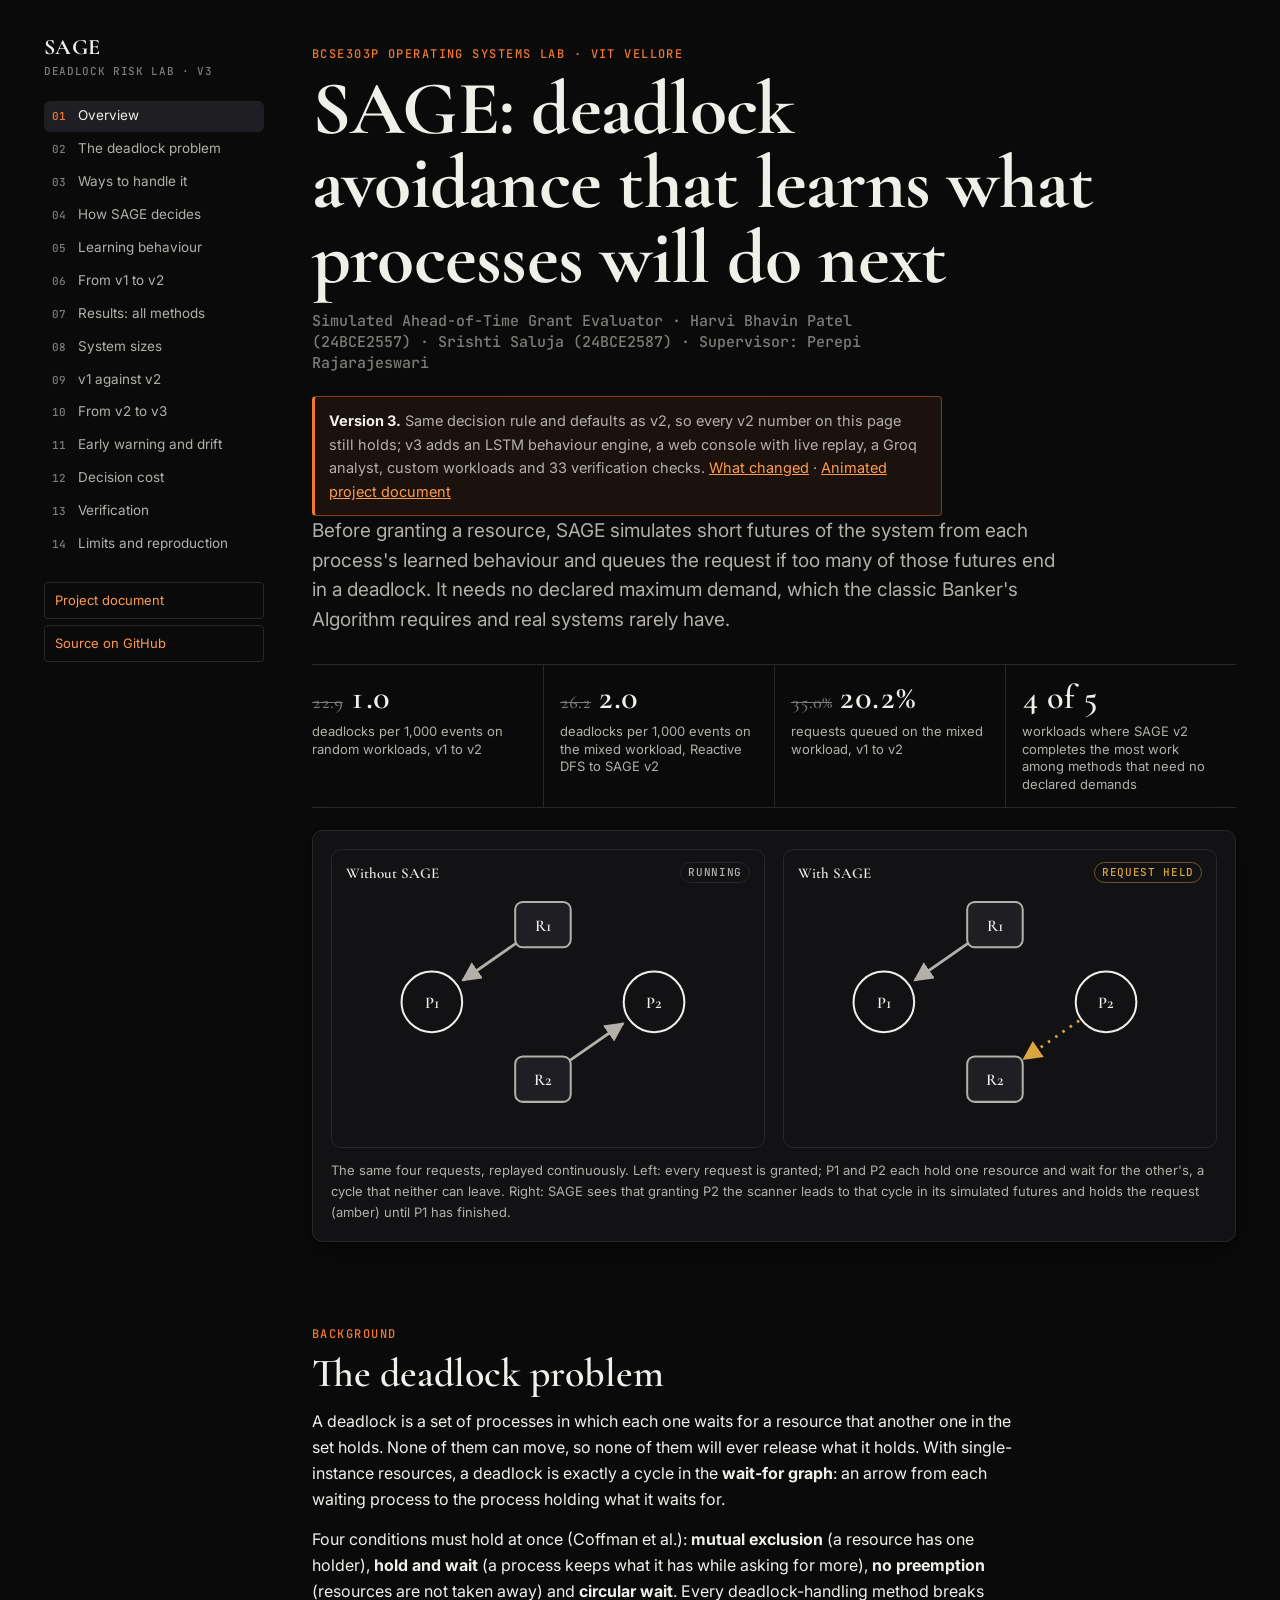
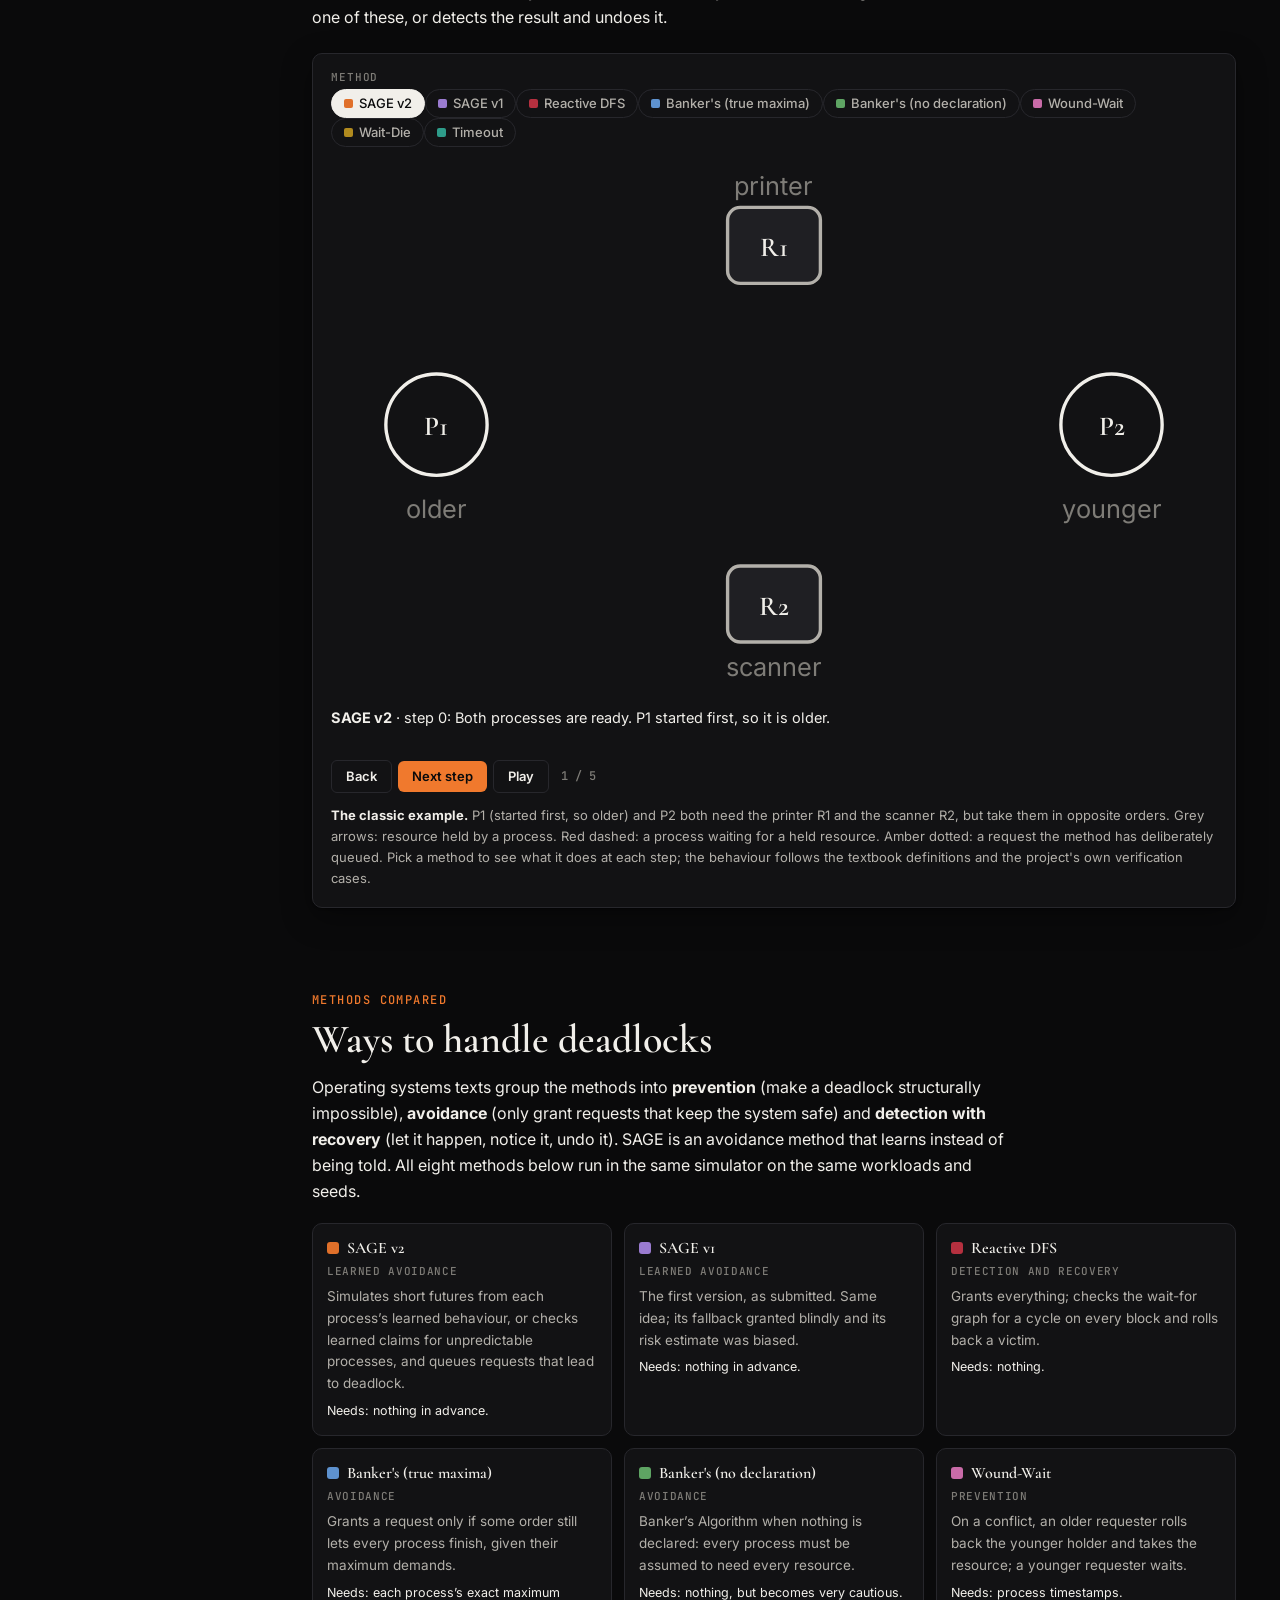
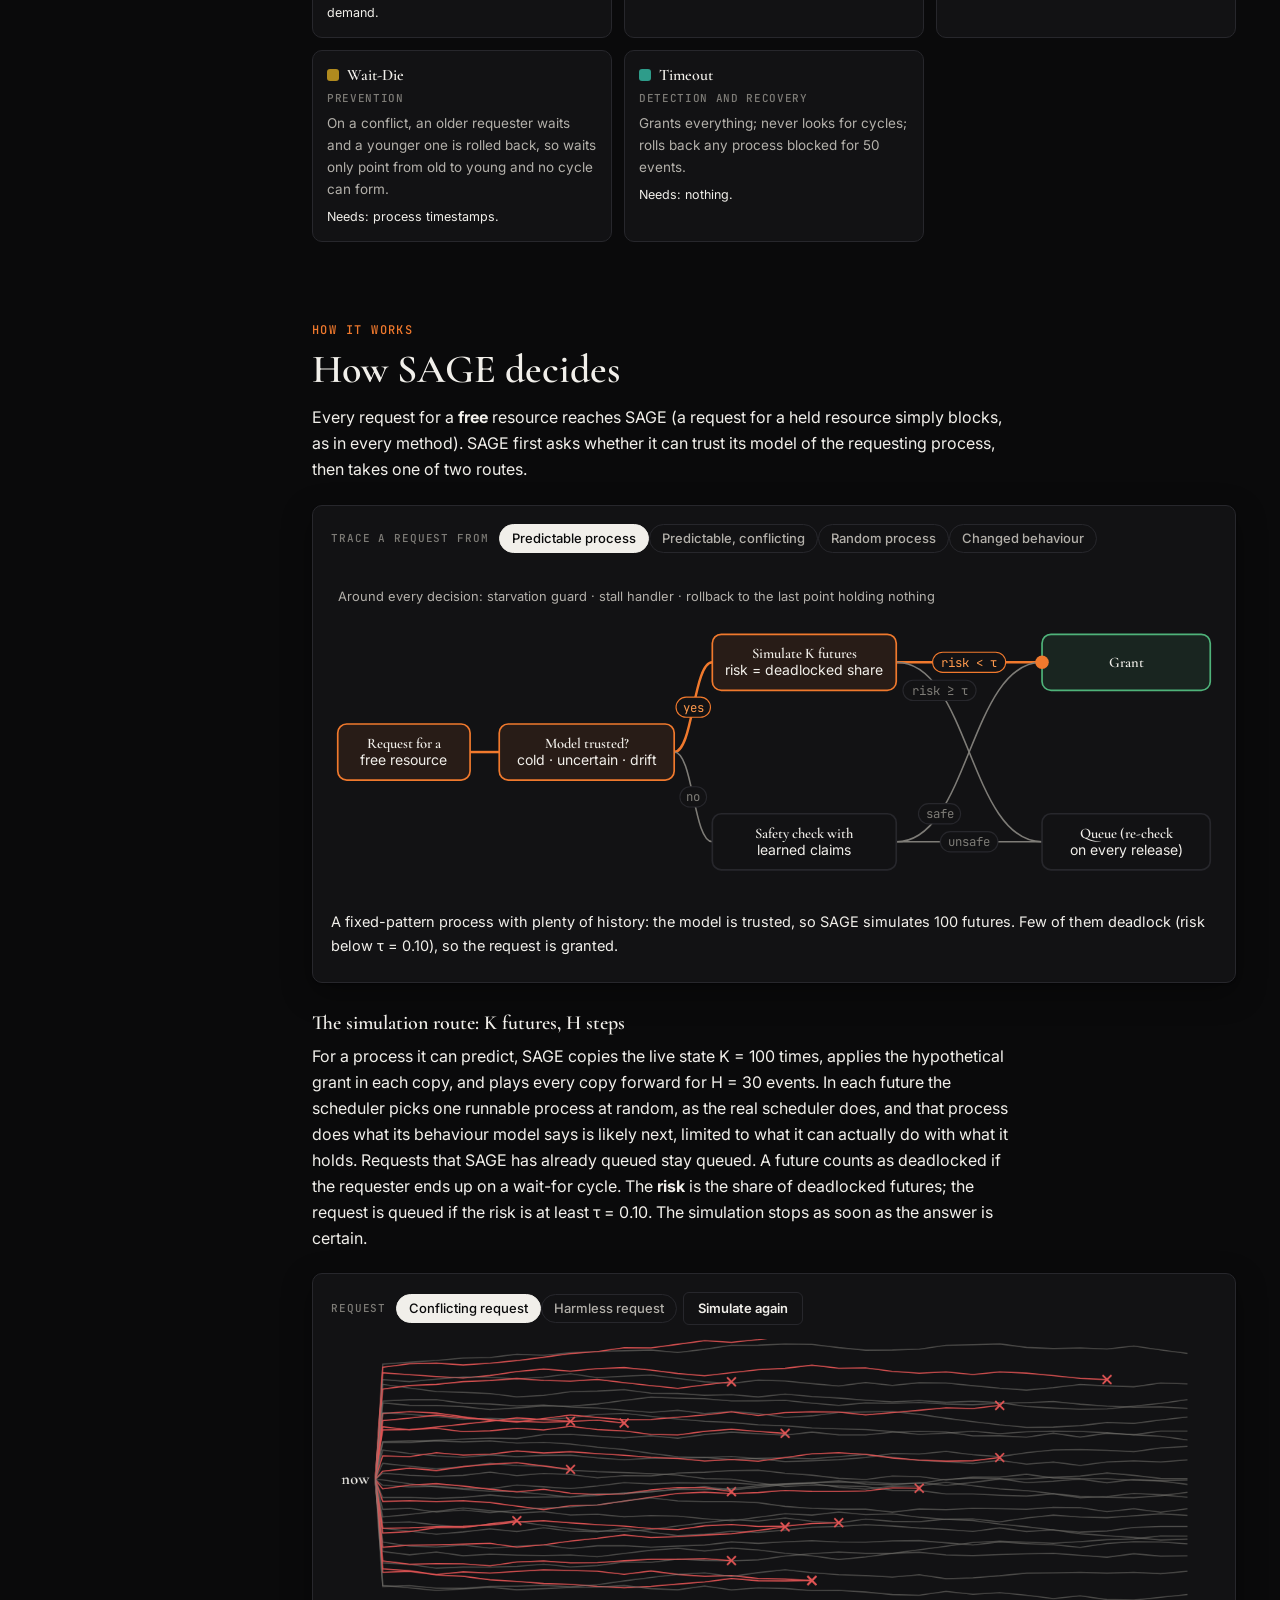
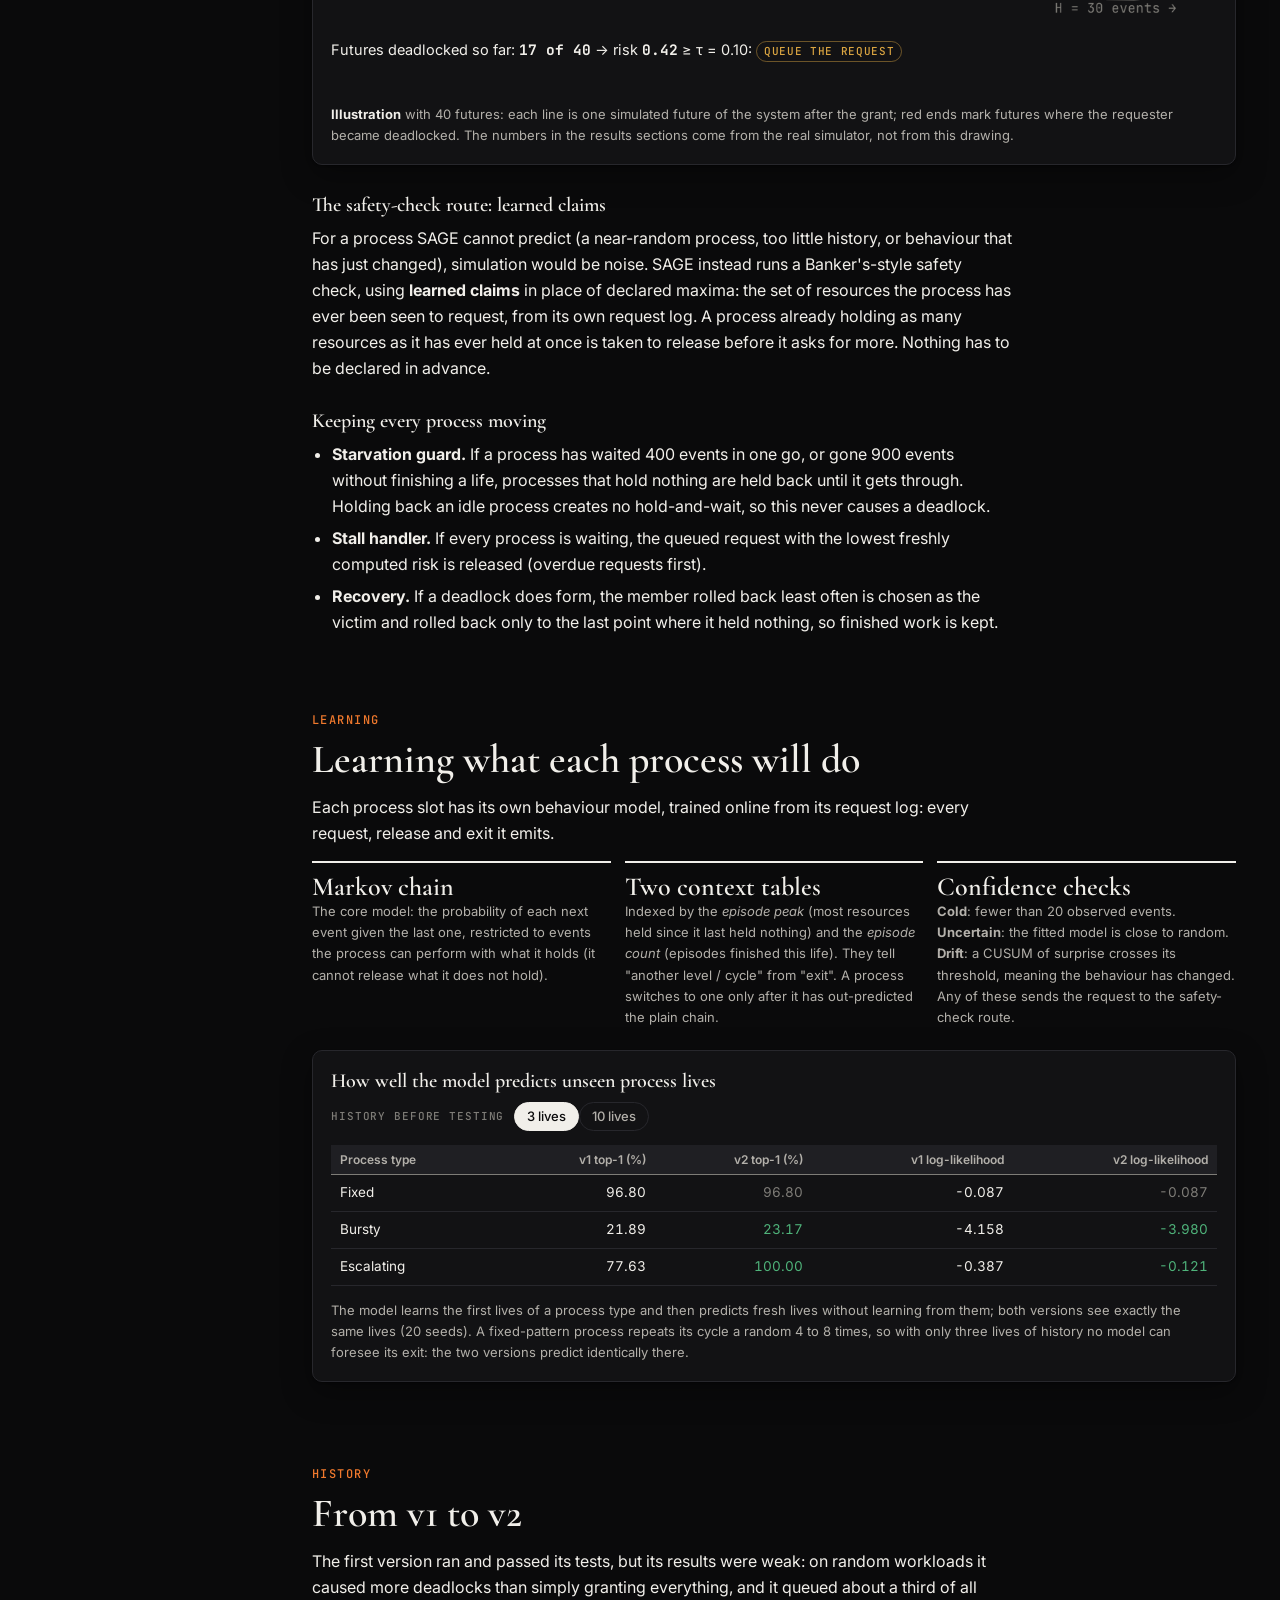
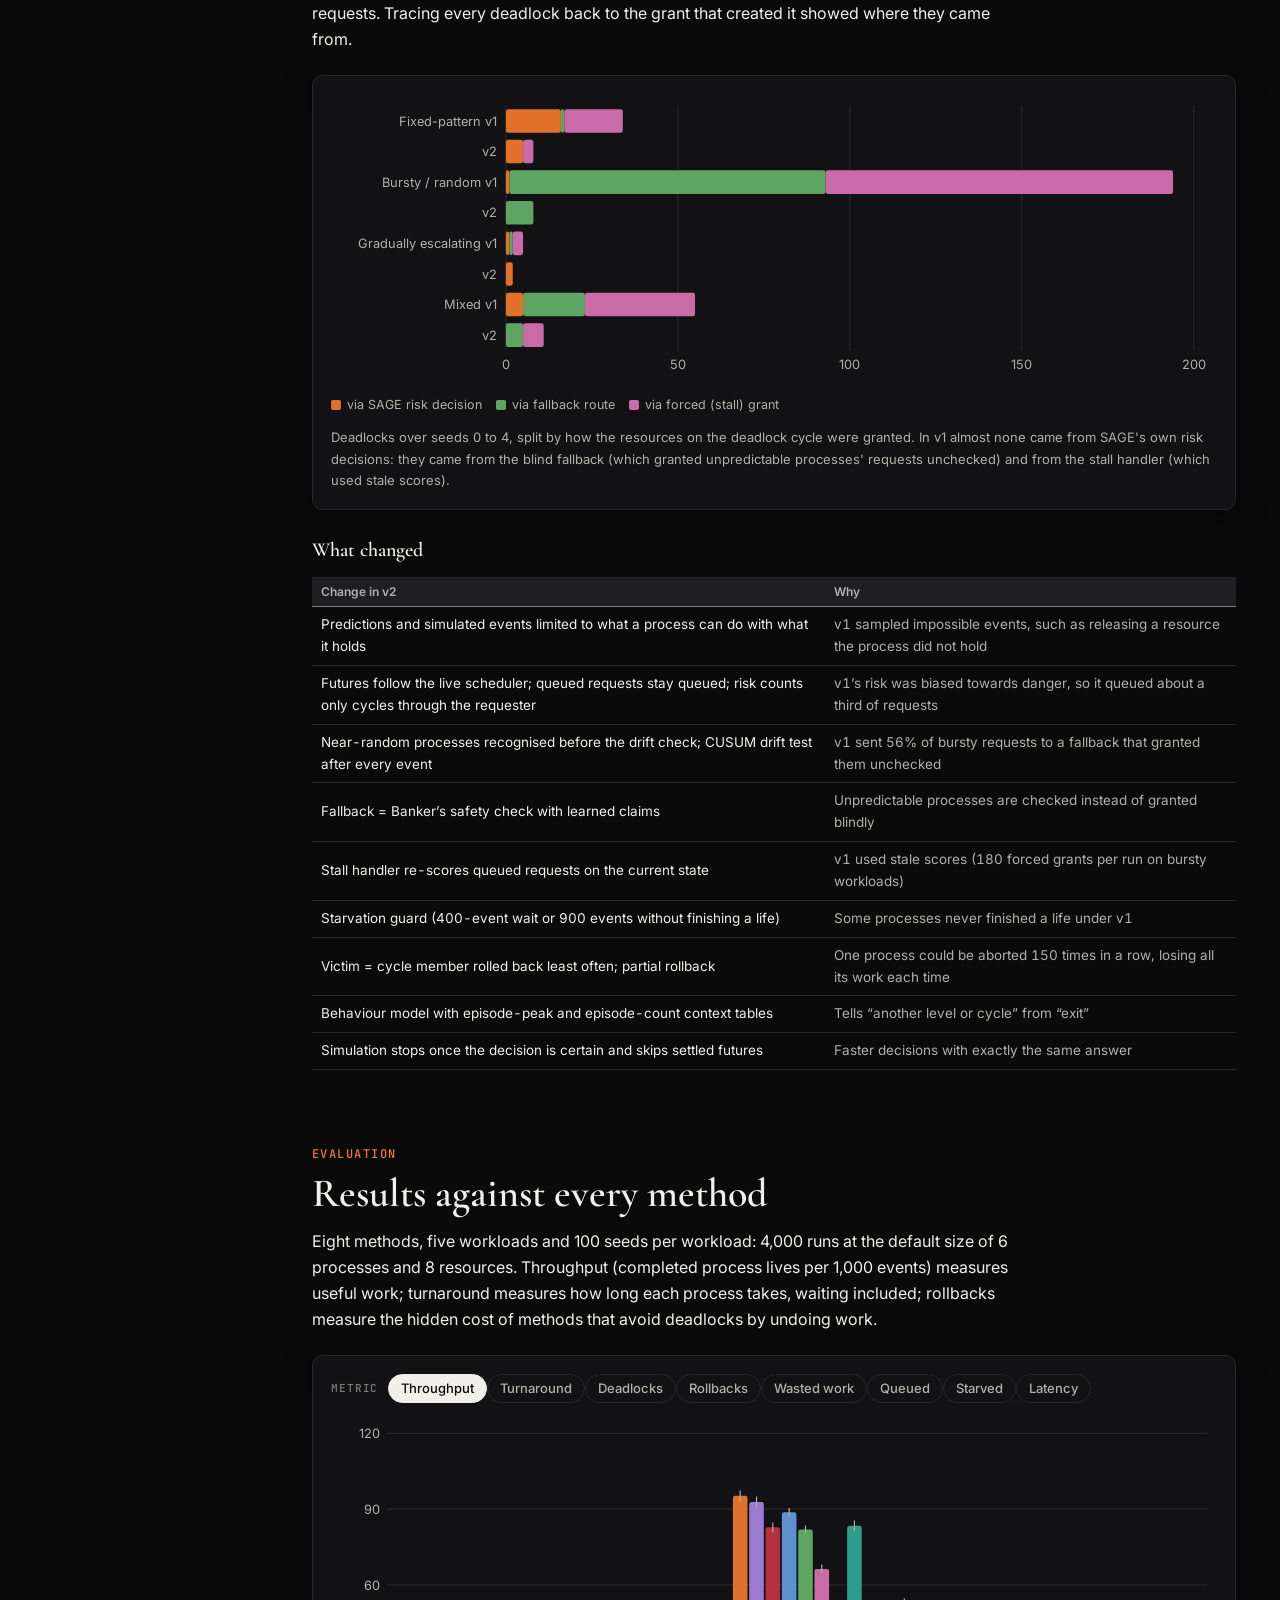
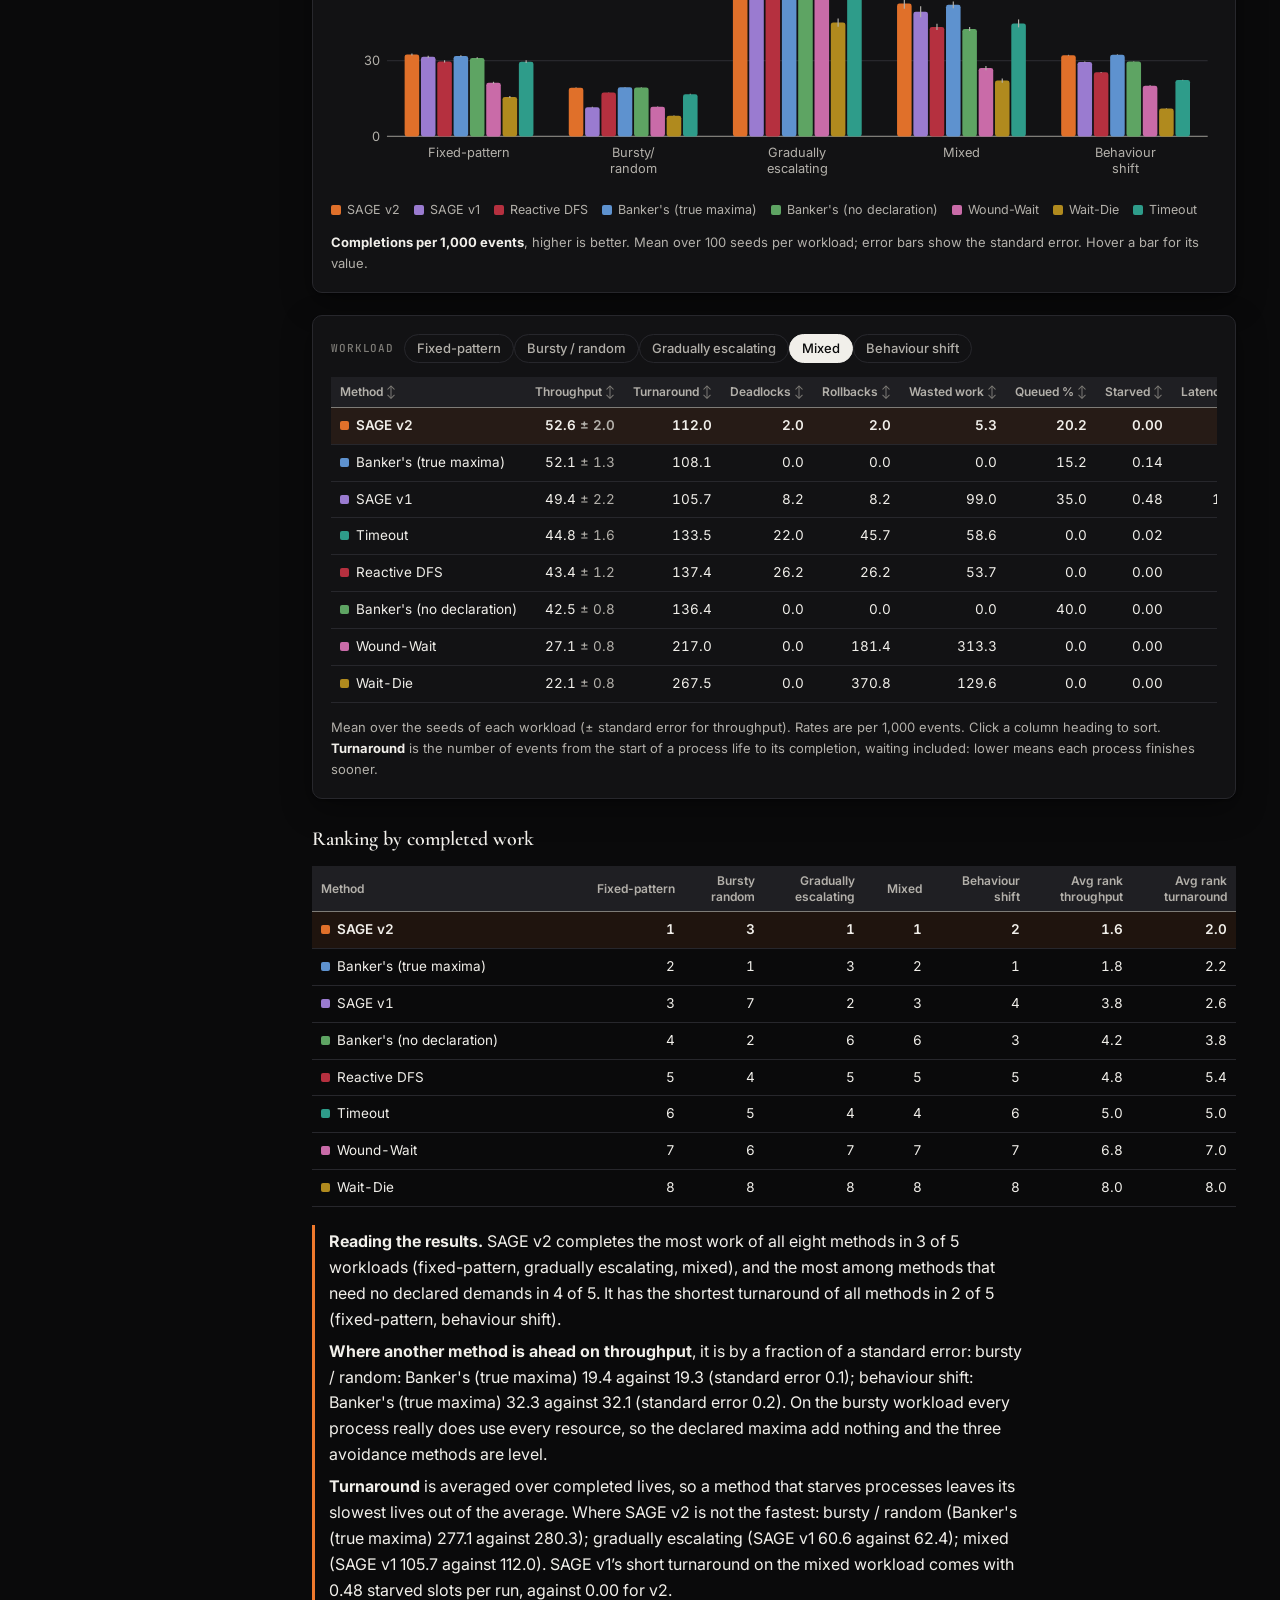
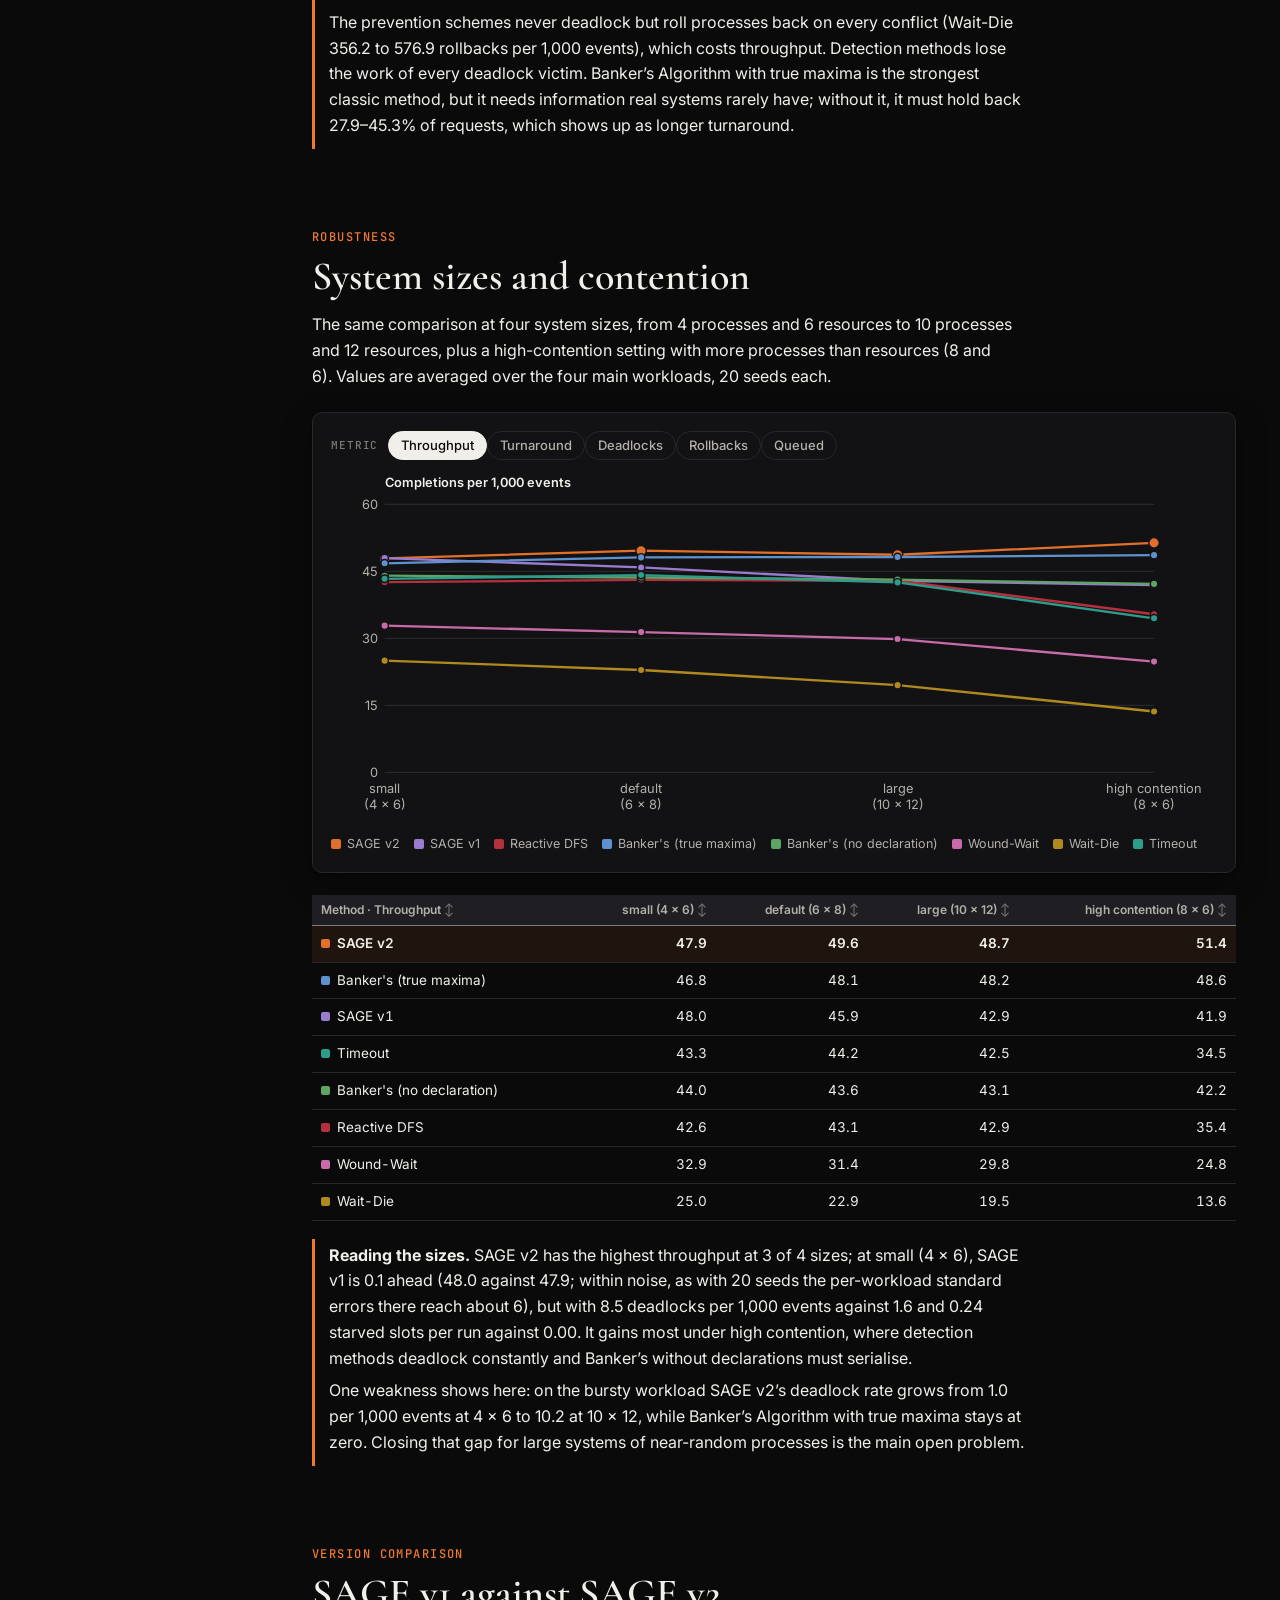
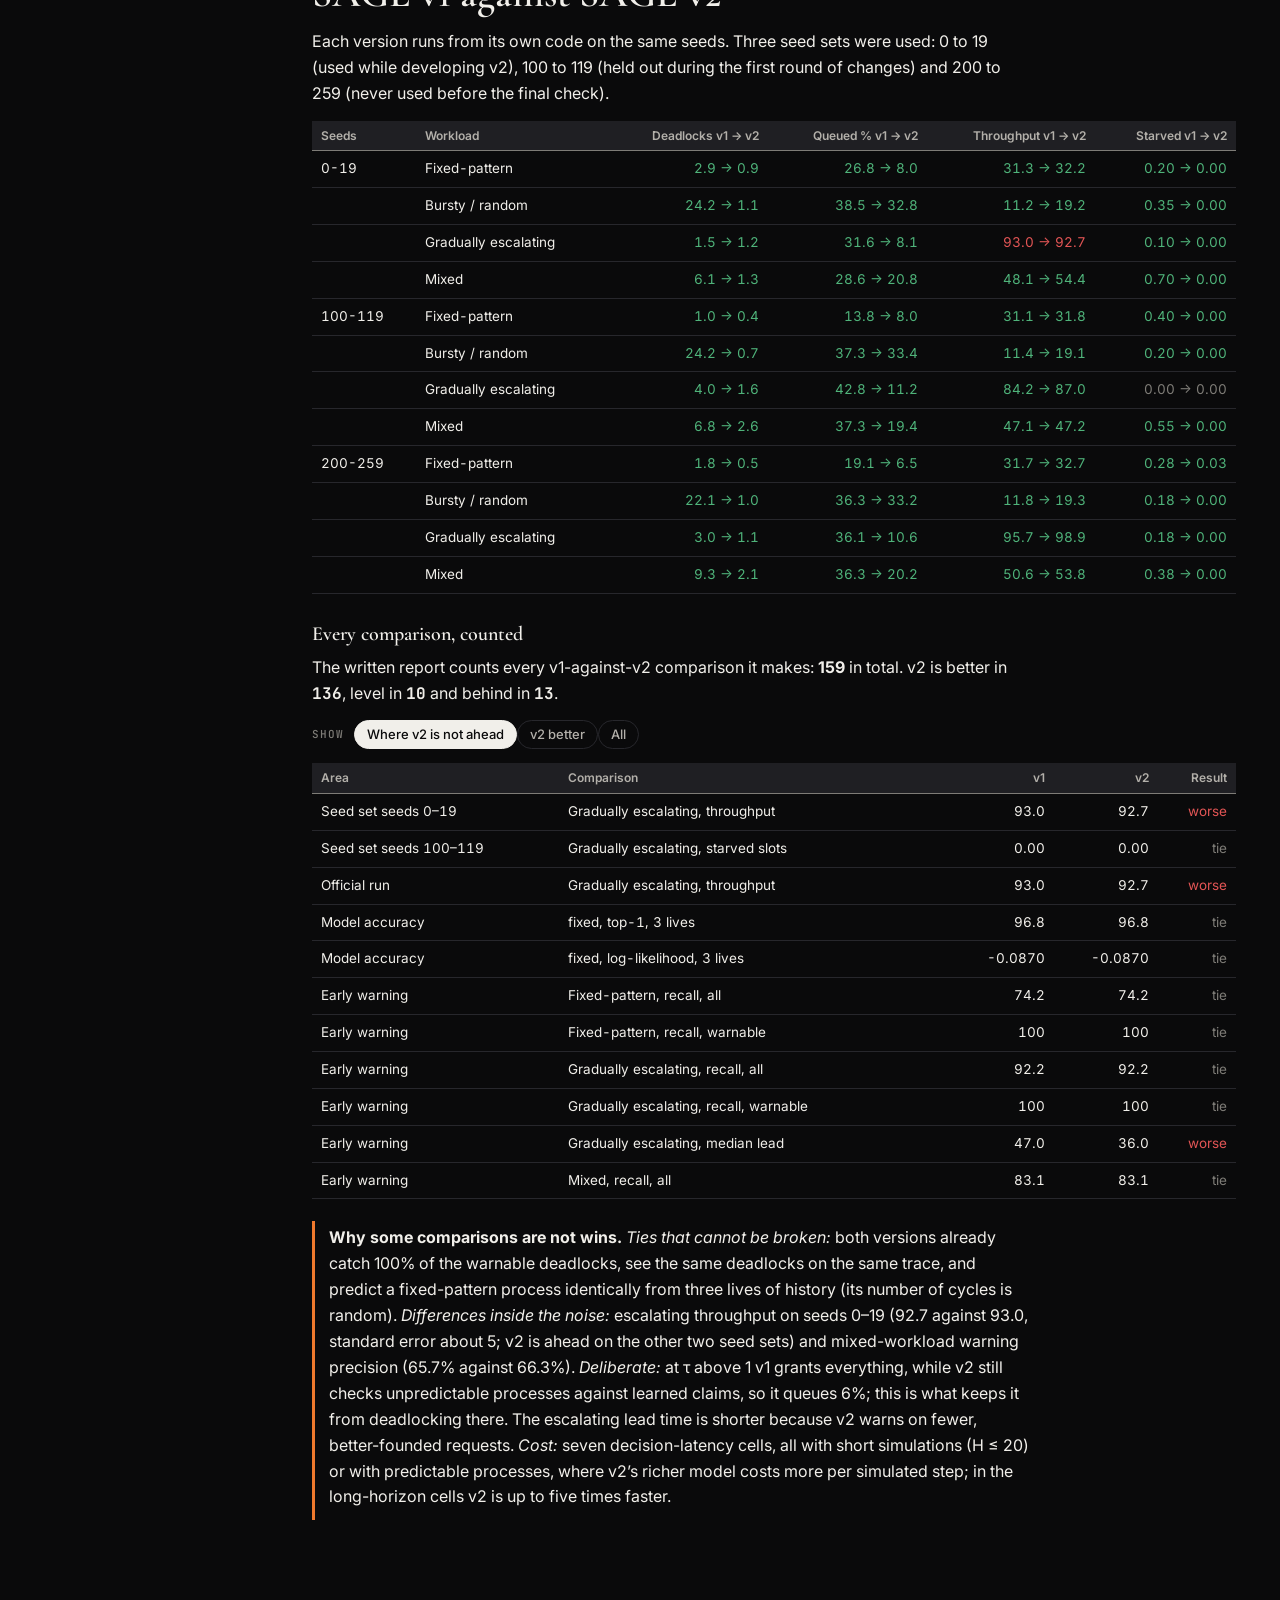
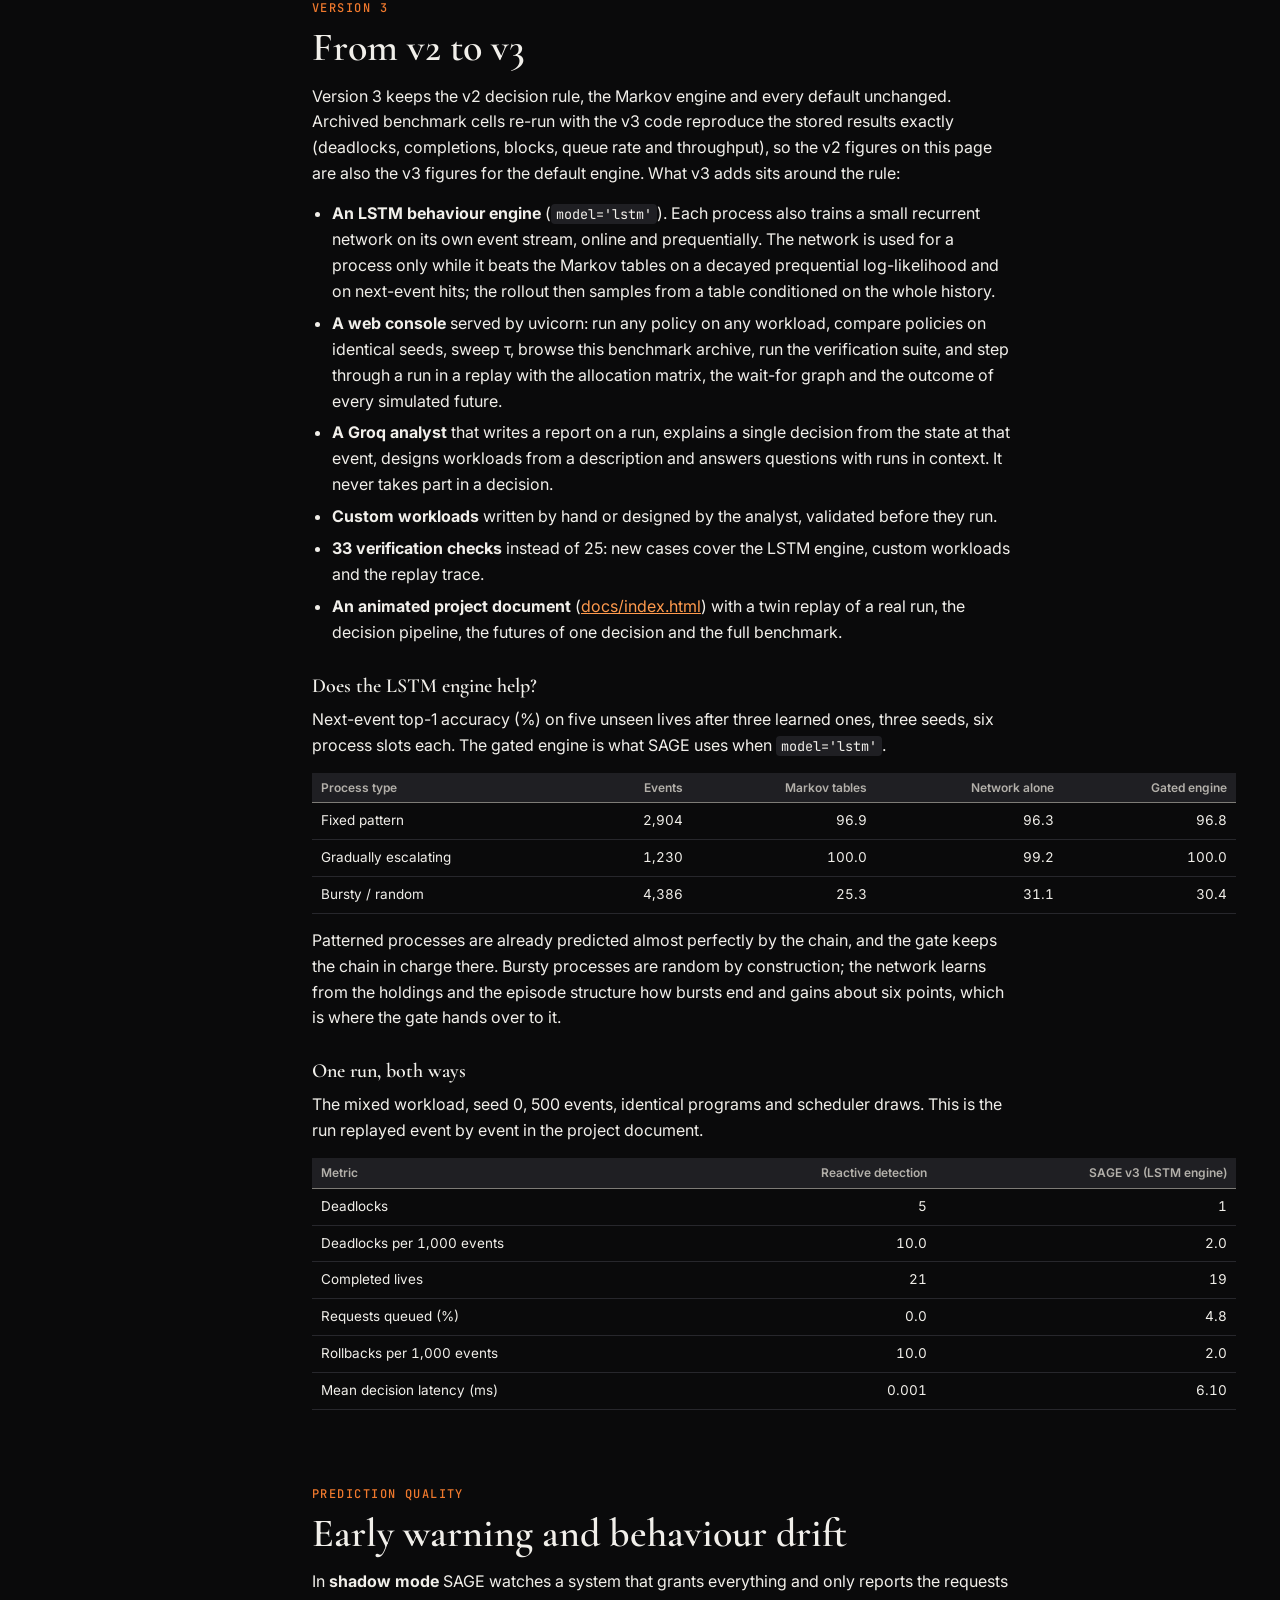
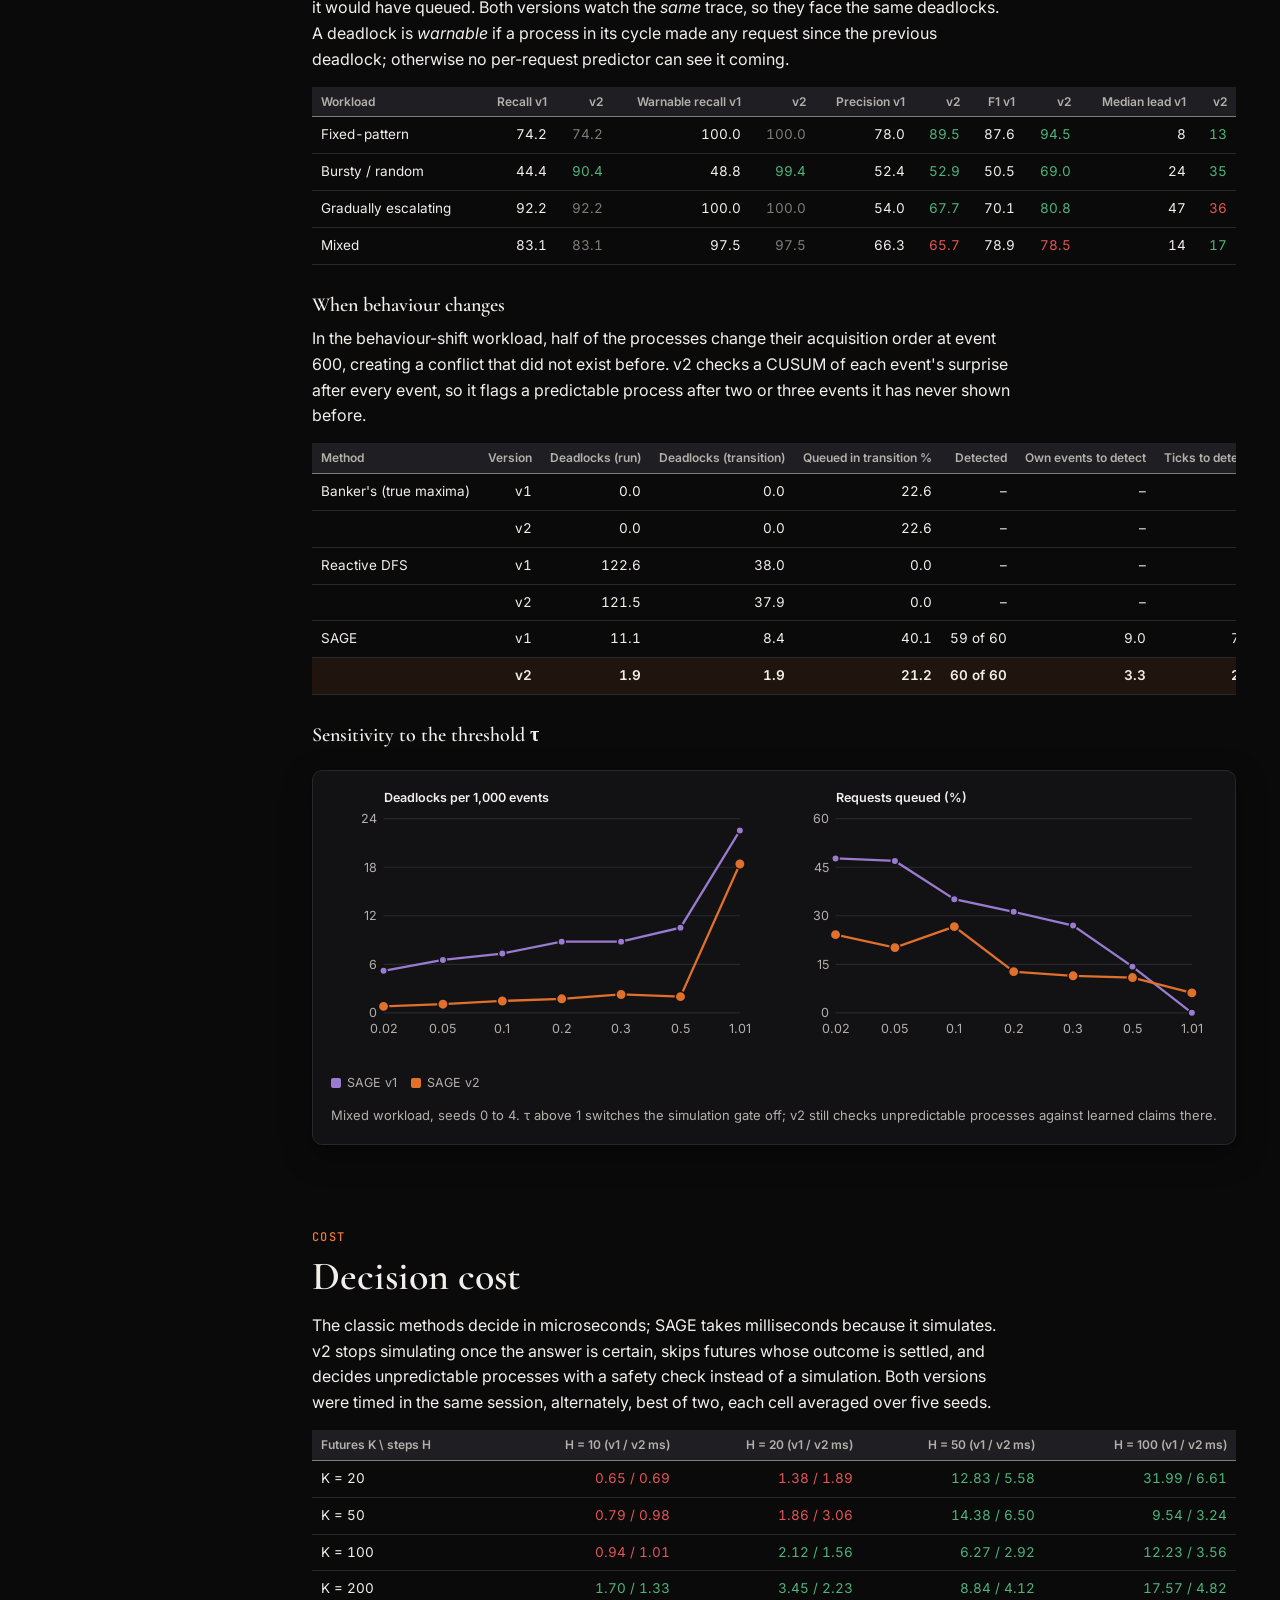
<file: SAGE_Interactive_Report.html>
<!doctype html>
<html lang="en">
<head>
<meta charset="utf-8">
<meta name="viewport" content="width=device-width, initial-scale=1">
<title>SAGE Deadlock Avoidance</title>
<link rel="preconnect" href="https://fonts.googleapis.com">
<link rel="preconnect" href="https://fonts.gstatic.com" crossorigin>
<link rel="stylesheet" href="https://fonts.googleapis.com/css2?family=Cormorant+Garamond:ital,wght@0,500;0,600;0,700;1,500&family=Inter:ital,wght@0,400;0,500;0,600;1,400&family=JetBrains+Mono:wght@400;500&display=swap">
<meta name="color-scheme" content="dark">
<meta name="theme-color" content="#0A0A0B">
<style>
/* Layout: a lab report with a sticky contents rail on wide screens; one reading column of ~70ch,
   figures run the full column width. Colour comes only from the method series and three states:
   safe (green), held/queued (amber) and deadlocked (red). */
:root {
  color-scheme: dark;
  --paper: #0A0A0B; --panel: #121214; --ink: #F1EFEA; --ink-2: #B3B0AA; --ink-3: #7E7C77; --rule: #27272C;
  --wash: #1F1F23; --accent: #F0792D; --accent-ink: #FF9A4D;
  --good: #4FB37A; --hold: #D9A441; --bad: #E25555;
  /* series: validated on the dark surface in the order of POL below; colour follows the entity */
  --m-sage: #E0702A; --m-sage_v1: #9A7BD0; --m-reactive: #B5303F; --m-bankers: #5E92CF;
  --m-bankers_nodecl: #5EA463; --m-wound_wait: #C96BA8; --m-wait_die: #B08A1E; --m-timeout: #2E9C8A;
  --display: "Cormorant Garamond", Georgia, "Times New Roman", serif;
  --body: "Inter", "Segoe UI", system-ui, -apple-system, sans-serif;
  --mono: "JetBrains Mono", "Cascadia Mono", Consolas, ui-monospace, monospace;
  --shadow: 0 1px 2px rgba(0, 0, 0, .45), 0 10px 30px rgba(0, 0, 0, .35);
}
/* version 3 additions */
::selection { background: var(--accent); color: #0A0A0B; }
nav.rail div.theme { display: none !important; }
.rail .links { margin-top: 22px; display: grid; gap: 6px; }
.rail .links a { display: block; padding: 7px 10px; border: 1px solid var(--rule); border-radius: 4px; font-size: 13px; color: var(--accent-ink); text-decoration: none; }
.rail .links a:hover { border-color: var(--accent); background: var(--wash); }
.v3note { display: flex; flex-wrap: wrap; gap: 8px 14px; align-items: center; margin: 18px 0 0; padding: 12px 14px; border: 1px solid rgba(240, 121, 45, .45); border-left: 3px solid var(--accent); border-radius: 4px; background: rgba(240, 121, 45, .08); font-size: 14.5px; color: var(--ink-2); max-width: 70ch; }
.v3note b { color: var(--ink); }
.v3note a { color: var(--accent-ink); }
h1, h2 { letter-spacing: 0; }

* { box-sizing: border-box; }
html { scroll-behavior: smooth; }
body { background: var(--paper); color: var(--ink); font: 16px/1.62 var(--body); margin: 0; }
.shell { display: grid; grid-template-columns: 220px minmax(0, 1fr); gap: 48px; max-width: 1240px; margin: 0 auto;
         padding-inline: 24px; padding-block: 0 80px; }
@media (max-width: 960px) { .shell { grid-template-columns: minmax(0, 1fr); gap: 0; padding-inline: 16px; } }

/* contents rail */
.rail { position: sticky; top: env(safe-area-inset-top, 0px); align-self: start; padding-top: 36px; max-height: 100vh; overflow: auto; }
.rail .brand { font: 700 22px/1 var(--display); letter-spacing: .02em; color: var(--ink); text-decoration: none; display: block; }
.rail .brand small { display: block; font: 500 11px/1.4 var(--mono); color: var(--ink-3); letter-spacing: .06em; text-transform: uppercase; margin-top: 6px; }
.rail ol { list-style: none; margin: 22px 0 0; padding: 0; display: grid; gap: 2px; counter-reset: sec; }
.rail li a { display: grid; grid-template-columns: 26px 1fr; padding: 5px 8px; border-radius: 6px; color: var(--ink-2);
             text-decoration: none; font-size: 13.5px; line-height: 1.35; counter-increment: sec; }
.rail li a::before { content: counter(sec, decimal-leading-zero); font: 500 11px/1.9 var(--mono); color: var(--ink-3); }
.rail li a:hover, .rail li a.on { background: var(--wash); color: var(--ink); }
.rail li a.on::before { color: var(--accent); }
.rail .theme { margin-top: 22px; display: flex; gap: 6px; flex-wrap: wrap; }
@media (max-width: 960px) {
  .rail { position: sticky; z-index: 5; background: var(--paper); padding-top: 10px; padding-bottom: 8px; max-height: none;
          border-bottom: 1px solid var(--rule); margin-inline: -16px; padding-inline: 16px; }
  .rail ol { display: flex; overflow-x: auto; gap: 4px; margin-top: 10px; scrollbar-width: none; }
  .rail li a { white-space: nowrap; grid-template-columns: auto auto; gap: 4px; }
  .rail .brand small, .rail .theme { display: none; }
}

main { min-width: 0; }
section { padding-top: 64px; scroll-margin-top: 70px; }
.eyebrow { font: 500 12px/1 var(--mono); letter-spacing: .12em; text-transform: uppercase; color: var(--accent); margin: 0 0 12px; }
h1, h2, h3 { font-family: var(--display); text-wrap: balance; margin: 0; color: var(--ink); }
h1 { font-size: clamp(40px, 6.4vw, 76px); line-height: .98; font-weight: 700; letter-spacing: -.01em; }
h2 { font-size: clamp(28px, 3.4vw, 40px); line-height: 1.08; font-weight: 600; margin-bottom: 14px; }
h3 { font-size: 20px; line-height: 1.25; font-weight: 600; margin: 28px 0 8px; }
p { margin: 0 0 14px; max-width: 70ch; color: var(--ink); }
.lede { font-size: 19px; line-height: 1.55; color: var(--ink-2); max-width: 62ch; }
.muted { color: var(--ink-2); }
.small { font-size: 13.5px; color: var(--ink-2); }
.mono { font-family: var(--mono); font-variant-numeric: tabular-nums; }
code { font: 13.5px/1.4 var(--mono); background: var(--wash); padding: 1px 5px; border-radius: 4px; }
a { color: var(--accent-ink); }
ul.tight { margin: 0 0 14px; padding-left: 20px; max-width: 70ch; }
ul.tight li { margin-bottom: 6px; }
hr.rule { border: 0; border-top: 1px solid var(--rule); margin: 28px 0; }

/* hero */
.hero { padding-top: 48px; }
.hero .sub { font: 500 15px/1.4 var(--mono); color: var(--ink-3); margin: 16px 0 22px; }
.stats { display: grid; grid-template-columns: repeat(4, minmax(0, 1fr)); gap: 0; border-top: 1px solid var(--rule);
         border-bottom: 1px solid var(--rule); margin: 30px 0 8px; }
.stat { padding: 16px 16px 14px 0; }
.stat + .stat { padding-left: 16px; border-left: 1px solid var(--rule); }
.stat .v { font: 600 34px/1 var(--display); font-variant-numeric: tabular-nums; }
.stat .v .from { font-size: 18px; color: var(--ink-3); font-weight: 500; text-decoration: line-through; text-decoration-thickness: 1px; margin-right: 6px; }
.stat .k { font-size: 13px; color: var(--ink-2); margin-top: 8px; line-height: 1.35; }
@media (max-width: 720px) { .stats { grid-template-columns: repeat(2, minmax(0, 1fr)); }
  .stat:nth-child(3) { border-left: 0; padding-left: 0; } .stat:nth-child(n+3) { border-top: 1px solid var(--rule); } }

/* figure panels */
.fig { background: var(--panel); border: 1px solid var(--rule); border-radius: 10px; box-shadow: var(--shadow);
       padding: 18px; margin: 22px 0; min-width: 0; }
.fig .cap { font-size: 13px; color: var(--ink-2); margin: 12px 0 0; max-width: none; }
.fig .cap b { color: var(--ink); }
.figrow { display: grid; grid-template-columns: repeat(2, minmax(0, 1fr)); gap: 18px; }
@media (max-width: 760px) { .figrow { grid-template-columns: minmax(0, 1fr); } }
.tag { display: inline-block; font: 500 11px/1 var(--mono); letter-spacing: .06em; text-transform: uppercase;
       padding: 4px 7px; border-radius: 999px; border: 1px solid var(--rule); color: var(--ink-2); }
.tag.good { color: var(--good); border-color: color-mix(in srgb, var(--good) 45%, transparent); }
.tag.bad { color: var(--bad); border-color: color-mix(in srgb, var(--bad) 45%, transparent); }
.tag.hold { color: var(--hold); border-color: color-mix(in srgb, var(--hold) 45%, transparent); }

/* controls */
.controls { display: flex; flex-wrap: wrap; gap: 6px; align-items: center; margin-bottom: 14px; }
.controls .lab { font: 500 11px/1 var(--mono); letter-spacing: .08em; text-transform: uppercase; color: var(--ink-3); margin-right: 4px; }
button.chip { font: 500 13px/1 var(--body); color: var(--ink-2); background: transparent; border: 1px solid var(--rule);
              border-radius: 999px; padding: 7px 12px; cursor: pointer; transition: background .15s, color .15s, border-color .15s; }
button.chip:hover { color: var(--ink); border-color: var(--ink-3); }
button.chip[aria-pressed="true"] { background: var(--ink); color: var(--paper); border-color: var(--ink); }
button.chip .sw { display: inline-block; width: 9px; height: 9px; border-radius: 2px; margin-right: 6px; vertical-align: 0; }
button.btn { font: 600 13px/1 var(--body); background: var(--accent); color: #0A0A0B; border: 0; border-radius: 6px;
             padding: 9px 14px; cursor: pointer; }
button.btn.ghost { background: transparent; color: var(--ink); border: 1px solid var(--rule); }
button:focus-visible, a:focus-visible { outline: 2px solid var(--accent); outline-offset: 2px; }

/* tables */
.tablewrap { overflow-x: auto; margin: 14px 0; }
table.data { width: 100%; border-collapse: collapse; font-size: 13.5px; font-variant-numeric: tabular-nums; }
table.data th, table.data td { padding: 7px 9px; border-bottom: 1px solid var(--rule); text-align: right; white-space: nowrap; }
table.data th:first-child, table.data td:first-child, table.data .l { text-align: left; }
table.data thead th { font: 600 12px/1.3 var(--body); color: var(--ink-2); border-bottom: 1.5px solid var(--ink-3); background: var(--wash); position: sticky; top: 0; }
table.data thead th.sort { cursor: pointer; user-select: none; }
table.data thead th.sort::after { content: " \2195"; color: var(--ink-3); font-weight: 400; }
table.data tr.me td { font-weight: 600; background: color-mix(in srgb, var(--accent) 9%, transparent); }
table.data td .sw { display: inline-block; width: 9px; height: 9px; border-radius: 2px; margin-right: 7px; }
td.better { color: var(--good); } td.worse { color: var(--bad); } td.tie { color: var(--ink-3); }

/* charts */
svg.chart { width: 100%; height: auto; display: block; overflow: visible; }
svg.chart text { fill: var(--ink-2); font: 11px var(--body); }
svg.chart .grid { stroke: var(--rule); stroke-width: 1; }
svg.chart .axis { stroke: var(--ink-3); stroke-width: 1; }
svg.chart rect.bar { transform-box: fill-box; transform-origin: 50% 100%; animation: growY .8s cubic-bezier(.2, .7, .2, 1); }
svg.chart rect.barx { transform-box: fill-box; transform-origin: 0 50%; animation: growX .9s cubic-bezier(.2, .7, .2, 1); }
svg.chart path.draw { animation: draw 1.1s ease-out; }
svg.chart .fade { animation: fade .6s ease-out .5s backwards; }
@keyframes growY { from { transform: scaleY(0); } }
@keyframes growX { from { transform: scaleX(0); } }
@keyframes draw { from { stroke-dasharray: var(--len); stroke-dashoffset: var(--len); } to { stroke-dasharray: var(--len); stroke-dashoffset: 0; } }
@keyframes fade { from { opacity: 0; } }
svg.chart .err { stroke: var(--ink-2); stroke-width: 1; }
svg.chart path.ln { fill: none; stroke-width: 2; }
.legend { display: flex; flex-wrap: wrap; gap: 6px 14px; margin: 10px 0 0; font-size: 12.5px; color: var(--ink-2); }
.legend span { display: inline-flex; align-items: center; gap: 6px; }
.legend i { width: 10px; height: 10px; border-radius: 2px; display: inline-block; }
.tip { position: fixed; z-index: 20; pointer-events: none; background: var(--ink); color: var(--paper); font: 12.5px/1.4 var(--body);
       padding: 7px 9px; border-radius: 6px; max-width: 260px; opacity: 0; transition: opacity .12s; }
.tip b { font-weight: 600; }

/* graph diagrams */
svg.rag text { font: 600 13px var(--display); fill: var(--ink); }
svg.rag .node-p { fill: var(--panel); stroke: var(--ink); stroke-width: 1.6; }
svg.rag .node-r { fill: var(--wash); stroke: var(--ink-2); stroke-width: 1.6; }
svg.rag .edge { stroke-width: 2.2; fill: none; transition: opacity .35s, stroke .35s; }
svg.rag .e-hold { stroke: var(--ink-2); }
svg.rag .e-wait { stroke: var(--bad); stroke-dasharray: 6 5; animation: dash 1s linear infinite; }
svg.rag .e-queue { stroke: var(--hold); stroke-dasharray: 2 5; }
svg.rag .flash { animation: flash 1.1s ease-out 1; }
svg.rag .deadring { fill: none; stroke: var(--bad); stroke-width: 2; opacity: 0; }
svg.rag .deadring.on { animation: ring 1.6s ease-out infinite; }
@keyframes dash { to { stroke-dashoffset: -22; } }
@keyframes flash { 0% { fill: var(--bad); } 100% { fill: var(--panel); } }
@keyframes ring { 0% { opacity: .9; transform: scale(.85); } 100% { opacity: 0; transform: scale(1.25); } }
.steptext { min-height: 54px; font-size: 14.5px; margin: 10px 0 0; max-width: none; }
.stepper { display: flex; gap: 6px; align-items: center; flex-wrap: wrap; }
.stepper .count { font: 500 12px var(--mono); color: var(--ink-3); margin-left: 6px; }

/* hero comparison animation */
.duo { display: grid; grid-template-columns: repeat(2, minmax(0, 1fr)); gap: 18px; }
@media (max-width: 600px) { .duo { grid-template-columns: minmax(0, 1fr); } }
.duo .pane { border: 1px solid var(--rule); border-radius: 10px; padding: 12px 14px; background: var(--panel); }
.duo .pane h4 { margin: 0 0 4px; font: 600 15px var(--display); display: flex; justify-content: space-between; align-items: center; gap: 8px; }

/* pipeline */
svg.flow .box { fill: var(--panel); stroke: var(--rule); stroke-width: 1.5; transition: stroke .3s, fill .3s; }
svg.flow .box.on { stroke: var(--accent); fill: color-mix(in srgb, var(--accent) 10%, var(--panel)); }
svg.flow .box.ok.on { stroke: var(--good); fill: color-mix(in srgb, var(--good) 12%, var(--panel)); }
svg.flow .box.no.on { stroke: var(--hold); fill: color-mix(in srgb, var(--hold) 14%, var(--panel)); }
svg.flow text { font: 12.5px var(--body); fill: var(--ink); }
svg.flow text.t { font: 600 13px var(--display); }
svg.flow .wire { stroke: var(--ink-3); stroke-width: 1.4; fill: none; }
svg.flow .wire.on { stroke: var(--accent); stroke-width: 2.2; }
svg.flow .dot { fill: var(--accent); }
.scrollx { overflow-x: auto; }
.scrollx svg.flow { min-width: 620px; }

/* method cards */
.methods { display: grid; grid-template-columns: repeat(auto-fill, minmax(230px, 1fr)); gap: 12px; margin: 18px 0; }
.mcard { border: 1px solid var(--rule); border-radius: 10px; padding: 14px; background: var(--panel); min-width: 0; }
.mcard .top { display: flex; align-items: center; gap: 8px; margin-bottom: 6px; }
.mcard .top i { width: 12px; height: 12px; border-radius: 3px; flex: none; }
.mcard h4 { margin: 0; font: 600 16px var(--display); }
.mcard .kind { font: 500 11px var(--mono); letter-spacing: .06em; text-transform: uppercase; color: var(--ink-3); margin-bottom: 8px; }
.mcard p { font-size: 13.5px; margin: 0 0 6px; color: var(--ink-2); }
.mcard .needs { font-size: 12.5px; color: var(--ink); }

.callout { border-left: 3px solid var(--accent); padding: 4px 0 4px 14px; margin: 18px 0; }
.callout p { margin-bottom: 6px; }
.grid3 { display: grid; grid-template-columns: repeat(3, minmax(0, 1fr)); gap: 14px; }
@media (max-width: 760px) { .grid3 { grid-template-columns: minmax(0, 1fr); } }
.kv { border-top: 2px solid var(--ink); padding-top: 10px; }
.kv .v { font: 600 26px/1.1 var(--display); font-variant-numeric: tabular-nums; }
.kv .k { font-size: 13px; color: var(--ink-2); }
footer { margin-top: 70px; border-top: 1px solid var(--rule); padding-top: 18px; font-size: 13px; color: var(--ink-3); }

@media (prefers-reduced-motion: reduce) {
  *, *::before, *::after { animation-duration: .001ms !important; animation-iteration-count: 1 !important; transition-duration: .001ms !important; }
  html { scroll-behavior: auto; }
}
</style>
</head>
<body>


<div class="shell">
  <nav class="rail" aria-label="Contents">
    <a class="brand" href="#overview">SAGE<small>Deadlock risk lab · v3</small></a>
    <ol id="toc">
      <li><a href="#overview">Overview</a></li>
      <li><a href="#problem">The deadlock problem</a></li>
      <li><a href="#strategies">Ways to handle it</a></li>
      <li><a href="#how">How SAGE decides</a></li>
      <li><a href="#model">Learning behaviour</a></li>
      <li><a href="#v1">From v1 to v2</a></li>
      <li><a href="#results">Results: all methods</a></li>
      <li><a href="#sizes">System sizes</a></li>
      <li><a href="#versions">v1 against v2</a></li>
      <li><a href="#v3">From v2 to v3</a></li>
      <li><a href="#warnings">Early warning and drift</a></li>
      <li><a href="#cost">Decision cost</a></li>
      <li><a href="#verify">Verification</a></li>
      <li><a href="#limits">Limits and reproduction</a></li>
    </ol>
    <div class="links"><a href="docs/index.html">Project document</a><a href="https://github.com/rohitarora80905-glitch/SAGE" target="_blank" rel="noopener">Source on GitHub</a></div>
    <div class="theme" role="group" aria-label="Theme">
      <button class="chip" id="th-auto" aria-pressed="true">Auto</button>
      <button class="chip" id="th-light" aria-pressed="false">Light</button>
      <button class="chip" id="th-dark" aria-pressed="false">Dark</button>
    </div>
  </nav>

  <main>
    <!-- ============================================================ overview -->
    <section id="overview" class="hero">
      <p class="eyebrow">BCSE303P Operating Systems Lab · VIT Vellore</p>
      <h1>SAGE: deadlock avoidance that learns what processes will do next</h1>
      <p class="sub">Simulated Ahead-of-Time Grant Evaluator · Harvi Bhavin Patel (24BCE2557) · Srishti Saluja (24BCE2587) · Supervisor: Perepi Rajarajeswari</p>
      <p class="v3note"><span><b>Version 3.</b> Same decision rule and defaults as v2, so every v2 number on this page still holds; v3 adds an LSTM behaviour engine, a web console with live replay, a Groq analyst, custom workloads and 33 verification checks. <a href="#v3">What changed</a> · <a href="docs/index.html">Animated project document</a></span></p>
      <p class="lede">Before granting a resource, SAGE simulates short futures of the system from each process's learned behaviour and queues the request if too many of those futures end in a deadlock. It needs no declared maximum demand, which the classic Banker's Algorithm requires and real systems rarely have.</p>
      <div class="stats" id="hero-stats"></div>
      <div class="fig">
        <div class="duo">
          <div class="pane"><h4>Without SAGE <span class="tag bad" id="duo-a-tag">deadlock</span></h4><svg class="rag" id="duo-a" viewBox="0 0 320 190" role="img" aria-label="Two processes deadlock without SAGE"></svg></div>
          <div class="pane"><h4>With SAGE <span class="tag good" id="duo-b-tag">safe</span></h4><svg class="rag" id="duo-b" viewBox="0 0 320 190" role="img" aria-label="SAGE holds the risky request"></svg></div>
        </div>
        <p class="cap">The same four requests, replayed continuously. Left: every request is granted; P1 and P2 each hold one resource and wait for the other's, a cycle that neither can leave. Right: SAGE sees that granting P2 the scanner leads to that cycle in its simulated futures and holds the request (amber) until P1 has finished.</p>
      </div>
    </section>

    <!-- ============================================================ problem -->
    <section id="problem">
      <p class="eyebrow">Background</p>
      <h2>The deadlock problem</h2>
      <p>A deadlock is a set of processes in which each one waits for a resource that another one in the set holds. None of them can move, so none of them will ever release what it holds. With single-instance resources, a deadlock is exactly a cycle in the <b>wait-for graph</b>: an arrow from each waiting process to the process holding what it waits for.</p>
      <p>Four conditions must hold at once (Coffman et al.): <b>mutual exclusion</b> (a resource has one holder), <b>hold and wait</b> (a process keeps what it has while asking for more), <b>no preemption</b> (resources are not taken away) and <b>circular wait</b>. Every deadlock-handling method breaks one of these, or detects the result and undoes it.</p>
      <div class="fig">
        <div class="controls" role="group" aria-label="Method"><span class="lab">Method</span><span id="rag-methods"></span></div>
        <svg class="rag" id="rag" viewBox="70 0 420 250" role="img" aria-label="Resource allocation graph of the printer and scanner example"></svg>
        <p class="steptext" id="rag-text"></p>
        <div class="stepper">
          <button class="btn ghost" id="rag-prev">Back</button>
          <button class="btn" id="rag-next">Next step</button>
          <button class="btn ghost" id="rag-play">Play</button>
          <span class="count" id="rag-count"></span>
        </div>
        <p class="cap"><b>The classic example.</b> P1 (started first, so older) and P2 both need the printer R1 and the scanner R2, but take them in opposite orders. Grey arrows: resource held by a process. Red dashed: a process waiting for a held resource. Amber dotted: a request the method has deliberately queued. Pick a method to see what it does at each step; the behaviour follows the textbook definitions and the project's own verification cases.</p>
      </div>
    </section>

    <!-- ============================================================ strategies -->
    <section id="strategies">
      <p class="eyebrow">Methods compared</p>
      <h2>Ways to handle deadlocks</h2>
      <p>Operating systems texts group the methods into <b>prevention</b> (make a deadlock structurally impossible), <b>avoidance</b> (only grant requests that keep the system safe) and <b>detection with recovery</b> (let it happen, notice it, undo it). SAGE is an avoidance method that learns instead of being told. All eight methods below run in the same simulator on the same workloads and seeds.</p>
      <div class="methods" id="method-cards"></div>
    </section>

    <!-- ============================================================ how -->
    <section id="how">
      <p class="eyebrow">How it works</p>
      <h2>How SAGE decides</h2>
      <p>Every request for a <b>free</b> resource reaches SAGE (a request for a held resource simply blocks, as in every method). SAGE first asks whether it can trust its model of the requesting process, then takes one of two routes.</p>
      <div class="fig">
        <div class="controls" role="group" aria-label="Process type"><span class="lab">Trace a request from</span><span id="flow-chips"></span></div>
        <div class="scrollx"><svg class="flow" id="flow" viewBox="0 0 790 290" role="img" aria-label="SAGE decision flow"></svg></div>
        <p class="steptext" id="flow-text"></p>
      </div>
      <h3>The simulation route: K futures, H steps</h3>
      <p>For a process it can predict, SAGE copies the live state K = 100 times, applies the hypothetical grant in each copy, and plays every copy forward for H = 30 events. In each future the scheduler picks one runnable process at random, as the real scheduler does, and that process does what its behaviour model says is likely next, limited to what it can actually do with what it holds. Requests that SAGE has already queued stay queued. A future counts as deadlocked if the requester ends up on a wait-for cycle. The <b>risk</b> is the share of deadlocked futures; the request is queued if the risk is at least τ = 0.10. The simulation stops as soon as the answer is certain.</p>
      <div class="fig">
        <div class="controls" role="group" aria-label="Request"><span class="lab">Request</span><span id="roll-chips"></span><button class="btn ghost" id="roll-again">Simulate again</button></div>
        <canvas id="roll" width="1200" height="380" style="width:100%;height:auto;max-width:100%" aria-label="Animated futures"></canvas>
        <p class="steptext" id="roll-text"></p>
        <p class="cap"><b>Illustration</b> with 40 futures: each line is one simulated future of the system after the grant; red ends mark futures where the requester became deadlocked. The numbers in the results sections come from the real simulator, not from this drawing.</p>
      </div>
      <h3>The safety-check route: learned claims</h3>
      <p>For a process SAGE cannot predict (a near-random process, too little history, or behaviour that has just changed), simulation would be noise. SAGE instead runs a Banker's-style safety check, using <b>learned claims</b> in place of declared maxima: the set of resources the process has ever been seen to request, from its own request log. A process already holding as many resources as it has ever held at once is taken to release before it asks for more. Nothing has to be declared in advance.</p>
      <h3>Keeping every process moving</h3>
      <ul class="tight">
        <li><b>Starvation guard.</b> If a process has waited 400 events in one go, or gone 900 events without finishing a life, processes that hold nothing are held back until it gets through. Holding back an idle process creates no hold-and-wait, so this never causes a deadlock.</li>
        <li><b>Stall handler.</b> If every process is waiting, the queued request with the lowest freshly computed risk is released (overdue requests first).</li>
        <li><b>Recovery.</b> If a deadlock does form, the member rolled back least often is chosen as the victim and rolled back only to the last point where it held nothing, so finished work is kept.</li>
      </ul>
    </section>

    <!-- ============================================================ model -->
    <section id="model">
      <p class="eyebrow">Learning</p>
      <h2>Learning what each process will do</h2>
      <p>Each process slot has its own behaviour model, trained online from its request log: every request, release and exit it emits.</p>
      <div class="grid3">
        <div class="kv"><div class="v">Markov chain</div><div class="k">The core model: the probability of each next event given the last one, restricted to events the process can perform with what it holds (it cannot release what it does not hold).</div></div>
        <div class="kv"><div class="v">Two context tables</div><div class="k">Indexed by the <i>episode peak</i> (most resources held since it last held nothing) and the <i>episode count</i> (episodes finished this life). They tell "another level / cycle" from "exit". A process switches to one only after it has out-predicted the plain chain.</div></div>
        <div class="kv"><div class="v">Confidence checks</div><div class="k"><b>Cold</b>: fewer than 20 observed events. <b>Uncertain</b>: the fitted model is close to random. <b>Drift</b>: a CUSUM of surprise crosses its threshold, meaning the behaviour has changed. Any of these sends the request to the safety-check route.</div></div>
      </div>
      <div class="fig">
        <h3 style="margin-top:0">How well the model predicts unseen process lives</h3>
        <div class="controls" role="group" aria-label="History"><span class="lab">History before testing</span><span id="acc-chips"></span></div>
        <div class="tablewrap"><table class="data" id="acc-table"></table></div>
        <p class="cap">The model learns the first lives of a process type and then predicts fresh lives without learning from them; both versions see exactly the same lives (20 seeds). A fixed-pattern process repeats its cycle a random 4 to 8 times, so with only three lives of history no model can foresee its exit: the two versions predict identically there.</p>
      </div>
    </section>

    <!-- ============================================================ v1 -->
    <section id="v1">
      <p class="eyebrow">History</p>
      <h2>From v1 to v2</h2>
      <p>The first version ran and passed its tests, but its results were weak: on random workloads it caused more deadlocks than simply granting everything, and it queued about a third of all requests. Tracing every deadlock back to the grant that created it showed where they came from.</p>
      <div class="fig">
        <div id="src-chart"></div>
        <p class="cap">Deadlocks over seeds 0 to 4, split by how the resources on the deadlock cycle were granted. In v1 almost none came from SAGE's own risk decisions: they came from the blind fallback (which granted unpredictable processes' requests unchecked) and from the stall handler (which used stale scores).</p>
      </div>
      <h3>What changed</h3>
      <div class="tablewrap"><table class="data" id="changes"></table></div>
    </section>

    <!-- ============================================================ results -->
    <section id="results">
      <p class="eyebrow">Evaluation</p>
      <h2>Results against every method</h2>
      <p id="results-intro"></p>
      <div class="fig">
        <div class="controls" role="group" aria-label="Metric"><span class="lab">Metric</span><span id="metric-chips"></span></div>
        <div id="main-chart"></div>
        <div class="legend" id="main-legend"></div>
        <p class="cap" id="main-cap"></p>
      </div>
      <div class="fig">
        <div class="controls" role="group" aria-label="Workload"><span class="lab">Workload</span><span id="fam-chips"></span></div>
        <div class="tablewrap"><table class="data" id="main-table"></table></div>
        <p class="cap">Mean over the seeds of each workload (± standard error for throughput). Rates are per 1,000 events. Click a column heading to sort. <b>Turnaround</b> is the number of events from the start of a process life to its completion, waiting included: lower means each process finishes sooner.</p>
      </div>
      <h3>Ranking by completed work</h3>
      <div class="tablewrap"><table class="data" id="rank-table"></table></div>
      <div class="callout" id="results-reading"></div>
    </section>

    <!-- ============================================================ sizes -->
    <section id="sizes">
      <p class="eyebrow">Robustness</p>
      <h2>System sizes and contention</h2>
      <p>The same comparison at four system sizes, from 4 processes and 6 resources to 10 processes and 12 resources, plus a high-contention setting with more processes than resources (8 and 6). Values are averaged over the four main workloads, 20 seeds each.</p>
      <div class="fig">
        <div class="controls" role="group" aria-label="Metric"><span class="lab">Metric</span><span id="size-chips"></span></div>
        <div id="size-chart"></div>
        <div class="legend" id="size-legend"></div>
      </div>
      <div class="tablewrap"><table class="data" id="size-table"></table></div>
      <div class="callout" id="size-reading"></div>
    </section>

    <!-- ============================================================ versions -->
    <section id="versions">
      <p class="eyebrow">Version comparison</p>
      <h2>SAGE v1 against SAGE v2</h2>
      <p>Each version runs from its own code on the same seeds. Three seed sets were used: 0 to 19 (used while developing v2), 100 to 119 (held out during the first round of changes) and 200 to 259 (never used before the final check).</p>
      <div class="tablewrap"><table class="data" id="sets-table"></table></div>
      <h3>Every comparison, counted</h3>
      <p id="score-intro"></p>
      <div class="controls" role="group" aria-label="Filter"><span class="lab">Show</span><span id="score-chips"></span></div>
      <div class="tablewrap" style="max-height:440px;overflow:auto"><table class="data" id="score-table"></table></div>
      <div class="callout" id="score-reading"></div>
    </section>

    <!-- ============================================================ v3 -->
    <section id="v3">
      <p class="eyebrow">Version 3</p>
      <h2>From v2 to v3</h2>
      <p>Version 3 keeps the v2 decision rule, the Markov engine and every default unchanged. Archived benchmark cells re-run with the v3 code reproduce the stored results exactly (deadlocks, completions, blocks, queue rate and throughput), so the v2 figures on this page are also the v3 figures for the default engine. What v3 adds sits around the rule:</p>
      <ul class="tight">
        <li><strong>An LSTM behaviour engine</strong> (<code>model='lstm'</code>). Each process also trains a small recurrent network on its own event stream, online and prequentially. The network is used for a process only while it beats the Markov tables on a decayed prequential log-likelihood and on next-event hits; the rollout then samples from a table conditioned on the whole history.</li>
        <li><strong>A web console</strong> served by uvicorn: run any policy on any workload, compare policies on identical seeds, sweep τ, browse this benchmark archive, run the verification suite, and step through a run in a replay with the allocation matrix, the wait-for graph and the outcome of every simulated future.</li>
        <li><strong>A Groq analyst</strong> that writes a report on a run, explains a single decision from the state at that event, designs workloads from a description and answers questions with runs in context. It never takes part in a decision.</li>
        <li><strong>Custom workloads</strong> written by hand or designed by the analyst, validated before they run.</li>
        <li><strong>33 verification checks</strong> instead of 25: new cases cover the LSTM engine, custom workloads and the replay trace.</li>
        <li><strong>An animated project document</strong> (<a href="docs/index.html">docs/index.html</a>) with a twin replay of a real run, the decision pipeline, the futures of one decision and the full benchmark.</li>
      </ul>
      <h3>Does the LSTM engine help?</h3>
      <p>Next-event top-1 accuracy (%) on five unseen lives after three learned ones, three seeds, six process slots each. The gated engine is what SAGE uses when <code>model='lstm'</code>.</p>
      <div class="tablewrap"><table class="data"><thead><tr><th class="l">Process type</th><th>Events</th><th>Markov tables</th><th>Network alone</th><th>Gated engine</th></tr></thead><tbody><tr><td class="l">Fixed pattern</td><td>2,904</td><td>96.9</td><td>96.3</td><td>96.8</td></tr><tr><td class="l">Gradually escalating</td><td>1,230</td><td>100.0</td><td>99.2</td><td>100.0</td></tr><tr><td class="l">Bursty / random</td><td>4,386</td><td>25.3</td><td>31.1</td><td>30.4</td></tr></tbody></table></div>
      <p>Patterned processes are already predicted almost perfectly by the chain, and the gate keeps the chain in charge there. Bursty processes are random by construction; the network learns from the holdings and the episode structure how bursts end and gains about six points, which is where the gate hands over to it.</p>
      <h3>One run, both ways</h3>
      <p>The mixed workload, seed 0, 500 events, identical programs and scheduler draws. This is the run replayed event by event in the project document.</p>
      <div class="tablewrap"><table class="data"><thead><tr><th class="l">Metric</th><th>Reactive detection</th><th>SAGE v3 (LSTM engine)</th></tr></thead><tbody><tr><td class="l">Deadlocks</td><td>5</td><td>1</td></tr><tr><td class="l">Deadlocks per 1,000 events</td><td>10.0</td><td>2.0</td></tr><tr><td class="l">Completed lives</td><td>21</td><td>19</td></tr><tr><td class="l">Requests queued (%)</td><td>0.0</td><td>4.8</td></tr><tr><td class="l">Rollbacks per 1,000 events</td><td>10.0</td><td>2.0</td></tr><tr><td class="l">Mean decision latency (ms)</td><td>0.001</td><td>6.10</td></tr></tbody></table></div>
    </section>

    <!-- ============================================================ warnings -->
    <section id="warnings">
      <p class="eyebrow">Prediction quality</p>
      <h2>Early warning and behaviour drift</h2>
      <p>In <b>shadow mode</b> SAGE watches a system that grants everything and only reports the requests it would have queued. Both versions watch the <i>same</i> trace, so they face the same deadlocks. A deadlock is <i>warnable</i> if a process in its cycle made any request since the previous deadlock; otherwise no per-request predictor can see it coming.</p>
      <div class="tablewrap"><table class="data" id="warn-table"></table></div>
      <h3>When behaviour changes</h3>
      <p>In the behaviour-shift workload, half of the processes change their acquisition order at event 600, creating a conflict that did not exist before. v2 checks a CUSUM of each event's surprise after every event, so it flags a predictable process after two or three events it has never shown before.</p>
      <div class="tablewrap"><table class="data" id="shift-table"></table></div>
      <h3>Sensitivity to the threshold τ</h3>
      <div class="fig">
        <div class="figrow"><div id="sweep-dl"></div><div id="sweep-q"></div></div>
        <div class="legend"><span><i style="background:var(--m-sage_v1)"></i>SAGE v1</span><span><i style="background:var(--m-sage)"></i>SAGE v2</span></div>
        <p class="cap">Mixed workload, seeds 0 to 4. τ above 1 switches the simulation gate off; v2 still checks unpredictable processes against learned claims there.</p>
      </div>
    </section>

    <!-- ============================================================ cost -->
    <section id="cost">
      <p class="eyebrow">Cost</p>
      <h2>Decision cost</h2>
      <p>The classic methods decide in microseconds; SAGE takes milliseconds because it simulates. v2 stops simulating once the answer is certain, skips futures whose outcome is settled, and decides unpredictable processes with a safety check instead of a simulation. Both versions were timed in the same session, alternately, best of two, each cell averaged over five seeds.</p>
      <div class="tablewrap"><table class="data" id="lat-table"></table></div>
      <div class="tablewrap"><table class="data" id="latfam-table"></table></div>
    </section>

    <!-- ============================================================ verification -->
    <section id="verify">
      <p class="eyebrow">Correctness</p>
      <h2>Verification</h2>
      <p>Known-answer checks run with <code>python tests/verify.py</code>. Each one sets up a situation whose correct outcome is known from the textbook or from first principles.</p>
      <p>On version 3 all 33 checks pass (33 of 33 checks passed). Checks 13 and 14 are new: the LSTM engine, custom workloads and the replay trace.</p>
      <div class="tablewrap"><table class="data" id="verify-table"></table></div>
    </section>

    <!-- ============================================================ limits -->
    <section id="limits">
      <p class="eyebrow">Scope</p>
      <h2>Limits and how to reproduce</h2>
      <ul class="tight">
        <li>Banker's Algorithm with true maximum demands never deadlocks; SAGE keeps deadlocks low without that information but does not reach zero.</li>
        <li>On near-random workloads SAGE v2’s deadlock rate grows with the size of the system (about 1 per 1,000 events at 4 processes, about 10 at 10 processes; Section 08).</li>
        <li>Learned claims cover only resources a process has used before; a process that starts using a new resource is covered after its first use.</li>
        <li>The workloads are synthetic and resources are single-instance; results on real traces have not been measured.</li>
        <li>SAGE's settings were chosen on these workload families; the separate seed sets guard against fitting to particular seeds, not to the families themselves.</li>
        <li>A SAGE decision costs milliseconds: suitable for admission-style decisions, too slow for per-instruction locking.</li>
        <li>The v3 LSTM engine helps measurably only on near-random processes; on patterned ones the Markov chain is already at its ceiling, and the engine makes a run roughly half again as slow.</li>
        <li>The analyst's text is only as good as the evidence it is given; it is instructed to quote the run's numbers, and it never decides anything.</li>
      </ul>
      <h3>Reproducing every number on this page</h3>
      <div class="fig mono" style="font-size:13.5px;line-height:1.7;overflow-x:auto">
        <div>python tests/verify.py&nbsp;&nbsp;&nbsp;&nbsp;&nbsp;&nbsp;&nbsp;&nbsp;&nbsp;&nbsp;&nbsp;&nbsp;# known-answer checks</div>
        <div>python -m experiments.run_all&nbsp;&nbsp;&nbsp;&nbsp;&nbsp;# SAGE experiments: results/*.csv, plots/*.png</div>
        <div>python -m experiments.compare_all&nbsp;# all methods, all workloads and system sizes</div>
        <div>python -m server&nbsp;&nbsp;&nbsp;&nbsp;&nbsp;&nbsp;&nbsp;&nbsp;&nbsp;&nbsp;&nbsp;&nbsp;&nbsp;&nbsp;&nbsp;&nbsp;&nbsp;&nbsp;# v3 console at http://127.0.0.1:8000 (this page at /report)</div>
        <div>python ../docs/build_data.py &amp;&amp; python ../docs/build.py&nbsp;# rebuild the animated project document</div>
      </div>
      <footer>SAGE · Simulated Ahead-of-Time Grant Evaluator · BCSE303P Operating Systems Lab (Concurrency and Scheduling Track), Vellore Institute of Technology. All figures are read from the project's result files. Version 3 · <a href="docs/index.html">project document</a> · <a href="https://github.com/rohitarora80905-glitch/SAGE" target="_blank" rel="noopener">source</a>.</footer>
    </section>
  </main>
</div>
<div class="tip" id="tip" role="tooltip"></div>

<script>const DATA = {"main":{"wound_wait":{"escalating":{"throughput":[66.32,1.7465],"turnaround":[93.0114,2.3253],"deadlock_rate":[0.0,0.0],"rollback_rate":[134.3067,3.5162],"wasted_rate":[182.82,4.6812],"queue_rate":[0.0,0.0],"starved":[0.0,0.0],"latency_ms":[0.0004,0.0]},"fixed":{"throughput":[21.2267,0.4002],"turnaround":[263.5635,4.5643],"deadlock_rate":[0.0,0.0],"rollback_rate":[192.9667,3.9422],"wasted_rate":[316.1,6.2711],"queue_rate":[0.0,0.0],"starved":[0.0,0.0],"latency_ms":[0.0003,0.0]},"mixed":{"throughput":[27.08,0.8415],"turnaround":[216.9701,5.9005],"deadlock_rate":[0.0,0.0],"rollback_rate":[181.36,2.981],"wasted_rate":[313.3333,5.0695],"queue_rate":[0.0,0.0],"starved":[0.0,0.0],"latency_ms":[0.0004,0.0]},"shift":{"throughput":[20.1067,0.1171],"turnaround":[266.4763,1.3963],"deadlock_rate":[0.0,0.0],"rollback_rate":[293.0333,0.789],"wasted_rate":[372.1867,1.4671],"queue_rate":[0.0,0.0],"starved":[0.0,0.0],"latency_ms":[0.0003,0.0]},"bursty":{"throughput":[11.7667,0.0977],"turnaround":[431.6091,3.1578],"deadlock_rate":[0.0,0.0],"rollback_rate":[180.5533,1.1914],"wasted_rate":[370.0867,3.3915],"queue_rate":[0.0,0.0],"starved":[0.0,0.0],"latency_ms":[0.0004,0.0]}},"sage_v1":{"escalating":{"throughput":[92.82,2.1684],"turnaround":[60.5787,1.9318],"deadlock_rate":[2.92,0.4464],"rollback_rate":[2.92,0.4464],"wasted_rate":[28.18,4.2775],"queue_rate":[36.5437,2.4414],"starved":[0.13,0.0506],"latency_ms":[11.5058,0.2289]},"fixed":{"throughput":[31.5067,0.4182],"turnaround":[164.0055,3.4136],"deadlock_rate":[1.8933,0.3987],"rollback_rate":[1.8933,0.3987],"wasted_rate":[23.3467,4.3393],"queue_rate":[19.6055,1.9647],"starved":[0.29,0.0808],"latency_ms":[6.3377,0.2556]},"mixed":{"throughput":[49.3933,2.1837],"turnaround":[105.6875,5.0735],"deadlock_rate":[8.1733,0.9172],"rollback_rate":[8.1733,0.9172],"wasted_rate":[99.0067,7.3389],"queue_rate":[34.9617,1.7198],"starved":[0.48,0.0772],"latency_ms":[10.3052,0.2447]},"shift":{"throughput":[29.46,0.1545],"turnaround":[180.8242,0.9258],"deadlock_rate":[6.82,0.2116],"rollback_rate":[6.82,0.2116],"wasted_rate":[76.2867,2.8063],"queue_rate":[34.2251,0.2004],"starved":[0.0,0.0],"latency_ms":[6.5837,0.1436]},"bursty":{"throughput":[11.58,0.192],"turnaround":[379.1042,5.2799],"deadlock_rate":[22.9333,0.6564],"rollback_rate":[22.9333,0.6564],"wasted_rate":[365.2667,7.6827],"queue_rate":[36.943,0.5212],"starved":[0.22,0.0484],"latency_ms":[11.5229,0.0562]}},"bankers":{"escalating":{"throughput":[88.76,1.7162],"turnaround":[67.8349,1.3596],"deadlock_rate":[0.0,0.0],"rollback_rate":[0.0,0.0],"wasted_rate":[0.0,0.0],"queue_rate":[11.3298,0.7893],"starved":[0.0,0.0],"latency_ms":[0.0931,0.0007]},"fixed":{"throughput":[31.84,0.3388],"turnaround":[173.6042,1.8336],"deadlock_rate":[0.0,0.0],"rollback_rate":[0.0,0.0],"wasted_rate":[0.0,0.0],"queue_rate":[5.7262,0.635],"starved":[0.05,0.0219],"latency_ms":[0.0433,0.0007]},"mixed":{"throughput":[52.0867,1.3354],"turnaround":[108.145,2.9842],"deadlock_rate":[0.0,0.0],"rollback_rate":[0.0,0.0],"wasted_rate":[0.0,0.0],"queue_rate":[15.2151,0.4969],"starved":[0.14,0.0403],"latency_ms":[0.044,0.0008]},"shift":{"throughput":[32.3467,0.1155],"turnaround":[170.7764,0.6347],"deadlock_rate":[0.0,0.0],"rollback_rate":[0.0,0.0],"wasted_rate":[0.0,0.0],"queue_rate":[14.3279,0.1089],"starved":[0.0,0.0],"latency_ms":[0.0462,0.0008]},"bursty":{"throughput":[19.4467,0.0848],"turnaround":[277.123,1.0808],"deadlock_rate":[0.0,0.0],"rollback_rate":[0.0,0.0],"wasted_rate":[0.0,0.0],"queue_rate":[41.6774,0.1642],"starved":[0.0,0.0],"latency_ms":[0.0322,0.0006]}},"sage":{"escalating":{"throughput":[95.2533,2.1472],"turnaround":[62.3955,1.5892],"deadlock_rate":[1.2267,0.1795],"rollback_rate":[1.2267,0.1795],"wasted_rate":[2.4667,0.3557],"queue_rate":[10.2323,0.688],"starved":[0.0,0.0],"latency_ms":[7.4849,0.3571]},"fixed":{"throughput":[32.42,0.3835],"turnaround":[161.8975,2.2557],"deadlock_rate":[0.5933,0.1253],"rollback_rate":[0.5933,0.1253],"wasted_rate":[0.9867,0.2053],"queue_rate":[7.0777,0.869],"starved":[0.02,0.0141],"latency_ms":[4.9486,0.2316]},"mixed":{"throughput":[52.58,2.0311],"turnaround":[112.0262,3.701],"deadlock_rate":[2.04,0.2326],"rollback_rate":[2.04,0.2326],"wasted_rate":[5.2733,0.5409],"queue_rate":[20.1545,0.6757],"starved":[0.0,0.0],"latency_ms":[3.6365,0.0732]},"shift":{"throughput":[32.1467,0.1646],"turnaround":[162.8647,1.3302],"deadlock_rate":[1.24,0.0614],"rollback_rate":[1.24,0.0614],"wasted_rate":[1.9133,0.1015],"queue_rate":[6.4203,0.1074],"starved":[0.0,0.0],"latency_ms":[4.7573,0.1665]},"bursty":{"throughput":[19.2533,0.0838],"turnaround":[280.3281,1.0608],"deadlock_rate":[0.9733,0.1189],"rollback_rate":[0.9733,0.1189],"wasted_rate":[3.5733,0.4046],"queue_rate":[33.1576,0.1629],"starved":[0.0,0.0],"latency_ms":[0.0923,0.0035]}},"bankers_nodecl":{"escalating":{"throughput":[81.8933,1.5802],"turnaround":[73.7969,1.3443],"deadlock_rate":[0.0,0.0],"rollback_rate":[0.0,0.0],"wasted_rate":[0.0,0.0],"queue_rate":[45.3335,0.5106],"starved":[0.0,0.0],"latency_ms":[0.0667,0.0002]},"fixed":{"throughput":[31.06,0.3272],"turnaround":[183.1079,1.7087],"deadlock_rate":[0.0,0.0],"rollback_rate":[0.0,0.0],"wasted_rate":[0.0,0.0],"queue_rate":[35.8556,0.4334],"starved":[0.0,0.0],"latency_ms":[0.0283,0.0005]},"mixed":{"throughput":[42.5267,0.7677],"turnaround":[136.3954,2.3172],"deadlock_rate":[0.0,0.0],"rollback_rate":[0.0,0.0],"wasted_rate":[0.0,0.0],"queue_rate":[39.977,0.3548],"starved":[0.0,0.0],"latency_ms":[0.0322,0.0005]},"shift":{"throughput":[29.66,0.1348],"turnaround":[189.6143,0.7386],"deadlock_rate":[0.0,0.0],"rollback_rate":[0.0,0.0],"wasted_rate":[0.0,0.0],"queue_rate":[27.8953,0.2923],"starved":[0.0,0.0],"latency_ms":[0.0401,0.0006]},"bursty":{"throughput":[19.3867,0.0937],"turnaround":[278.8956,1.0442],"deadlock_rate":[0.0,0.0],"rollback_rate":[0.0,0.0],"wasted_rate":[0.0,0.0],"queue_rate":[40.0566,0.1428],"starved":[0.0,0.0],"latency_ms":[0.0367,0.0004]}},"timeout":{"escalating":{"throughput":[83.3933,2.1238],"turnaround":[73.8877,1.9902],"deadlock_rate":[17.64,1.4916],"rollback_rate":[37.8067,3.1468],"wasted_rate":[34.1267,3.0654],"queue_rate":[0.0,0.0],"starved":[0.0,0.0],"latency_ms":[0.0008,0.0001]},"fixed":{"throughput":[29.6,0.5729],"turnaround":[185.9166,4.0825],"deadlock_rate":[18.92,2.0605],"rollback_rate":[42.0,4.7853],"wasted_rate":[38.5333,4.9199],"queue_rate":[0.0,0.0],"starved":[0.05,0.0219],"latency_ms":[0.0003,0.0]},"mixed":{"throughput":[44.7533,1.5664],"turnaround":[133.4506,4.4165],"deadlock_rate":[22.04,1.4207],"rollback_rate":[45.7267,3.0333],"wasted_rate":[58.6133,3.8438],"queue_rate":[0.0,0.0],"starved":[0.02,0.0141],"latency_ms":[0.0004,0.0]},"shift":{"throughput":[22.3533,0.1111],"turnaround":[194.6799,1.8428],"deadlock_rate":[52.3933,0.2304],"rollback_rate":[197.1733,0.6313],"wasted_rate":[90.4467,0.5481],"queue_rate":[0.0,0.0],"starved":[0.0,0.0],"latency_ms":[0.0004,0.0]},"bursty":{"throughput":[16.7333,0.1223],"turnaround":[316.79,1.8847],"deadlock_rate":[21.7267,0.5433],"rollback_rate":[42.5733,1.2008],"wasted_rate":[77.98,3.1429],"queue_rate":[0.0,0.0],"starved":[0.0,0.0],"latency_ms":[0.0009,0.0001]}},"reactive":{"escalating":{"throughput":[82.7667,1.8938],"turnaround":[73.8667,1.7672],"deadlock_rate":[20.8867,1.7397],"rollback_rate":[20.8867,1.7397],"wasted_rate":[33.8533,2.7824],"queue_rate":[0.0,0.0],"starved":[0.0,0.0],"latency_ms":[0.0006,0.0]},"fixed":{"throughput":[29.6933,0.4599],"turnaround":[189.9865,2.9987],"deadlock_rate":[27.34,2.7987],"rollback_rate":[27.34,2.7987],"wasted_rate":[40.76,4.3524],"queue_rate":[0.0,0.0],"starved":[0.0,0.0],"latency_ms":[0.0003,0.0]},"mixed":{"throughput":[43.36,1.2065],"turnaround":[137.4348,3.7827],"deadlock_rate":[26.2267,1.8336],"rollback_rate":[26.2267,1.8336],"wasted_rate":[53.6867,3.9377],"queue_rate":[0.0,0.0],"starved":[0.0,0.0],"latency_ms":[0.0004,0.0]},"shift":{"throughput":[25.36,0.1092],"turnaround":[207.7702,1.1866],"deadlock_rate":[80.8933,0.2854],"rollback_rate":[80.8933,0.2854],"wasted_rate":[121.0933,0.4302],"queue_rate":[0.0,0.0],"starved":[0.0,0.0],"latency_ms":[0.0004,0.0]},"bursty":{"throughput":[17.3467,0.0894],"turnaround":[306.0711,1.4195],"deadlock_rate":[22.62,0.4976],"rollback_rate":[22.62,0.4976],"wasted_rate":[66.26,2.0586],"queue_rate":[0.0,0.0],"starved":[0.0,0.0],"latency_ms":[0.0006,0.0]}},"wait_die":{"escalating":{"throughput":[45.0867,1.6208],"turnaround":[139.7156,4.5541],"deadlock_rate":[0.0,0.0],"rollback_rate":[386.02,8.2323],"wasted_rate":[92.9467,4.5121],"queue_rate":[0.0,0.0],"starved":[0.0,0.0],"latency_ms":[0.0006,0.0]},"fixed":{"throughput":[15.5933,0.3979],"turnaround":[347.0568,8.1644],"deadlock_rate":[0.0,0.0],"rollback_rate":[384.9333,6.4258],"wasted_rate":[116.3533,5.6103],"queue_rate":[0.0,0.0],"starved":[0.0,0.0],"latency_ms":[0.0003,0.0]},"mixed":{"throughput":[22.0933,0.8397],"turnaround":[267.4736,10.0202],"deadlock_rate":[0.0,0.0],"rollback_rate":[370.8,6.2302],"wasted_rate":[129.58,3.8816],"queue_rate":[0.0,0.0],"starved":[0.0,0.0],"latency_ms":[0.0004,0.0]},"shift":{"throughput":[11.0267,0.0828],"turnaround":[435.7943,3.3781],"deadlock_rate":[0.0,0.0],"rollback_rate":[576.9333,1.5325],"wasted_rate":[49.82,0.7211],"queue_rate":[0.0,0.0],"starved":[0.0,0.0],"latency_ms":[0.0004,0.0]},"bursty":{"throughput":[8.1533,0.1104],"turnaround":[578.8698,5.7783],"deadlock_rate":[0.0,0.0],"rollback_rate":[356.1667,2.6578],"wasted_rate":[195.4,3.3085],"queue_rate":[0.0,0.0],"starved":[0.01,0.01],"latency_ms":[0.0006,0.0]}}},"main_seeds":100,"sizes":{"bankers":{"small (4 x 6)":{"fixed":{"throughput":32.0,"turnaround":120.4846,"deadlock_rate":0.0,"rollback_rate":0.0,"wasted_rate":0.0,"queue_rate":10.516,"starved":0.0,"latency_ms":0.0384},"bursty":{"throughput":19.9,"turnaround":186.8634,"deadlock_rate":0.0,"rollback_rate":0.0,"wasted_rate":0.0,"queue_rate":37.8656,"starved":0.0,"latency_ms":0.035},"escalating":{"throughput":87.8,"turnaround":46.8061,"deadlock_rate":0.0,"rollback_rate":0.0,"wasted_rate":0.0,"queue_rate":15.4068,"starved":0.0,"latency_ms":0.043},"mixed":{"throughput":47.5,"turnaround":86.3509,"deadlock_rate":0.0,"rollback_rate":0.0,"wasted_rate":0.0,"queue_rate":15.1521,"starved":0.0,"latency_ms":0.0324}},"default (6 x 8)":{"fixed":{"throughput":31.5667,"turnaround":175.6116,"deadlock_rate":0.0,"rollback_rate":0.0,"wasted_rate":0.0,"queue_rate":6.8631,"starved":0.05,"latency_ms":0.0438},"bursty":{"throughput":19.2667,"turnaround":276.2481,"deadlock_rate":0.0,"rollback_rate":0.0,"wasted_rate":0.0,"queue_rate":41.261,"starved":0.0,"latency_ms":0.0321},"escalating":{"throughput":86.4667,"turnaround":68.5387,"deadlock_rate":0.0,"rollback_rate":0.0,"wasted_rate":0.0,"queue_rate":11.1396,"starved":0.0,"latency_ms":0.0497},"mixed":{"throughput":55.2,"turnaround":101.1675,"deadlock_rate":0.0,"rollback_rate":0.0,"wasted_rate":0.0,"queue_rate":14.1785,"starved":0.2,"latency_ms":0.0726}},"large (10 x 12)":{"fixed":{"throughput":30.3667,"turnaround":281.4276,"deadlock_rate":0.0,"rollback_rate":0.0,"wasted_rate":0.0,"queue_rate":7.7258,"starved":0.2,"latency_ms":0.153},"bursty":{"throughput":18.2667,"turnaround":426.4142,"deadlock_rate":0.0,"rollback_rate":0.0,"wasted_rate":0.0,"queue_rate":48.6952,"starved":0.0,"latency_ms":0.0461},"escalating":{"throughput":91.8667,"turnaround":103.51,"deadlock_rate":0.0,"rollback_rate":0.0,"wasted_rate":0.0,"queue_rate":11.1681,"starved":0.0,"latency_ms":0.0851},"mixed":{"throughput":52.3667,"turnaround":151.5687,"deadlock_rate":0.0,"rollback_rate":0.0,"wasted_rate":0.0,"queue_rate":11.0999,"starved":1.45,"latency_ms":0.1546}},"high contention (8 x 6)":{"fixed":{"throughput":31.0667,"turnaround":225.7123,"deadlock_rate":0.0,"rollback_rate":0.0,"wasted_rate":0.0,"queue_rate":13.2844,"starved":0.1,"latency_ms":0.0542},"bursty":{"throughput":18.8667,"turnaround":367.2744,"deadlock_rate":0.0,"rollback_rate":0.0,"wasted_rate":0.0,"queue_rate":39.1464,"starved":0.0,"latency_ms":0.035},"escalating":{"throughput":92.2,"turnaround":84.2514,"deadlock_rate":0.0,"rollback_rate":0.0,"wasted_rate":0.0,"queue_rate":24.6223,"starved":0.0,"latency_ms":0.1067},"mixed":{"throughput":52.3667,"turnaround":133.5509,"deadlock_rate":0.0,"rollback_rate":0.0,"wasted_rate":0.0,"queue_rate":18.7106,"starved":0.4,"latency_ms":0.0761}}},"bankers_nodecl":{"small (4 x 6)":{"fixed":{"throughput":30.9667,"turnaround":124.4083,"deadlock_rate":0.0,"rollback_rate":0.0,"wasted_rate":0.0,"queue_rate":32.6777,"starved":0.0,"latency_ms":0.0289},"bursty":{"throughput":19.9667,"turnaround":187.1788,"deadlock_rate":0.0,"rollback_rate":0.0,"wasted_rate":0.0,"queue_rate":37.7506,"starved":0.0,"latency_ms":0.0339},"escalating":{"throughput":82.5667,"turnaround":49.9803,"deadlock_rate":0.0,"rollback_rate":0.0,"wasted_rate":0.0,"queue_rate":43.4587,"starved":0.0,"latency_ms":0.0341},"mixed":{"throughput":42.6,"turnaround":93.3307,"deadlock_rate":0.0,"rollback_rate":0.0,"wasted_rate":0.0,"queue_rate":34.5407,"starved":0.0,"latency_ms":0.0276}},"default (6 x 8)":{"fixed":{"throughput":30.4,"turnaround":184.4424,"deadlock_rate":0.0,"rollback_rate":0.0,"wasted_rate":0.0,"queue_rate":36.0813,"starved":0.0,"latency_ms":0.0326},"bursty":{"throughput":19.4667,"turnaround":278.5764,"deadlock_rate":0.0,"rollback_rate":0.0,"wasted_rate":0.0,"queue_rate":39.6399,"starved":0.0,"latency_ms":0.032},"escalating":{"throughput":79.0667,"turnaround":75.0816,"deadlock_rate":0.0,"rollback_rate":0.0,"wasted_rate":0.0,"queue_rate":44.2046,"starved":0.0,"latency_ms":0.0328},"mixed":{"throughput":45.5667,"turnaround":129.95,"deadlock_rate":0.0,"rollback_rate":0.0,"wasted_rate":0.0,"queue_rate":40.9843,"starved":0.0,"latency_ms":0.0325}},"large (10 x 12)":{"fixed":{"throughput":29.3,"turnaround":303.7876,"deadlock_rate":0.0,"rollback_rate":0.0,"wasted_rate":0.0,"queue_rate":37.8347,"starved":0.0,"latency_ms":0.0911},"bursty":{"throughput":18.4,"turnaround":454.3328,"deadlock_rate":0.0,"rollback_rate":0.0,"wasted_rate":0.0,"queue_rate":41.5452,"starved":0.0,"latency_ms":0.0418},"escalating":{"throughput":83.3,"turnaround":115.9848,"deadlock_rate":0.0,"rollback_rate":0.0,"wasted_rate":0.0,"queue_rate":48.2268,"starved":0.0,"latency_ms":0.0397},"mixed":{"throughput":41.6,"turnaround":220.8262,"deadlock_rate":0.0,"rollback_rate":0.0,"wasted_rate":0.0,"queue_rate":41.8129,"starved":0.0,"latency_ms":0.0657}},"high contention (8 x 6)":{"fixed":{"throughput":30.0,"turnaround":244.1452,"deadlock_rate":0.0,"rollback_rate":0.0,"wasted_rate":0.0,"queue_rate":32.4897,"starved":0.0,"latency_ms":0.0791},"bursty":{"throughput":18.8333,"turnaround":367.9201,"deadlock_rate":0.0,"rollback_rate":0.0,"wasted_rate":0.0,"queue_rate":38.4239,"starved":0.0,"latency_ms":0.0669},"escalating":{"throughput":80.2,"turnaround":99.0393,"deadlock_rate":0.0,"rollback_rate":0.0,"wasted_rate":0.0,"queue_rate":44.7111,"starved":0.0,"latency_ms":0.0782},"mixed":{"throughput":39.7333,"turnaround":187.2982,"deadlock_rate":0.0,"rollback_rate":0.0,"wasted_rate":0.0,"queue_rate":38.175,"starved":0.0,"latency_ms":0.0369}}},"reactive":{"small (4 x 6)":{"fixed":{"throughput":29.6667,"turnaround":130.8981,"deadlock_rate":28.6667,"rollback_rate":28.6667,"wasted_rate":40.3333,"queue_rate":0.0,"starved":0.0,"latency_ms":0.0004},"bursty":{"throughput":18.1,"turnaround":203.704,"deadlock_rate":20.1,"rollback_rate":20.1,"wasted_rate":60.3667,"queue_rate":0.0,"starved":0.0,"latency_ms":0.0004},"escalating":{"throughput":81.5333,"turnaround":51.9584,"deadlock_rate":26.9333,"rollback_rate":26.9333,"wasted_rate":43.5,"queue_rate":0.0,"starved":0.0,"latency_ms":0.0004},"mixed":{"throughput":41.0333,"turnaround":98.5578,"deadlock_rate":30.2,"rollback_rate":30.2,"wasted_rate":66.5333,"queue_rate":0.0,"starved":0.0,"latency_ms":0.0004}},"default (6 x 8)":{"fixed":{"throughput":29.0,"turnaround":194.3803,"deadlock_rate":35.6333,"rollback_rate":35.6333,"wasted_rate":51.5,"queue_rate":0.0,"starved":0.0,"latency_ms":0.0004},"bursty":{"throughput":17.2667,"turnaround":307.2665,"deadlock_rate":23.1333,"rollback_rate":23.1333,"wasted_rate":72.5333,"queue_rate":0.0,"starved":0.0,"latency_ms":0.0004},"escalating":{"throughput":80.3667,"turnaround":74.8216,"deadlock_rate":20.1,"rollback_rate":20.1,"wasted_rate":31.2667,"queue_rate":0.0,"starved":0.0,"latency_ms":0.0004},"mixed":{"throughput":45.8,"turnaround":134.3386,"deadlock_rate":23.4,"rollback_rate":23.4,"wasted_rate":49.9,"queue_rate":0.0,"starved":0.0,"latency_ms":0.0003}},"large (10 x 12)":{"fixed":{"throughput":27.3,"turnaround":314.8897,"deadlock_rate":37.3667,"rollback_rate":37.3667,"wasted_rate":51.7333,"queue_rate":0.0,"starved":0.0,"latency_ms":0.0009},"bursty":{"throughput":15.9333,"turnaround":499.4063,"deadlock_rate":24.7333,"rollback_rate":24.7333,"wasted_rate":73.7333,"queue_rate":0.0,"starved":0.0,"latency_ms":0.0004},"escalating":{"throughput":84.8333,"turnaround":112.7787,"deadlock_rate":22.6,"rollback_rate":22.6,"wasted_rate":37.1,"queue_rate":0.0,"starved":0.0,"latency_ms":0.0003},"mixed":{"throughput":43.5,"turnaround":217.1467,"deadlock_rate":30.9667,"rollback_rate":30.9667,"wasted_rate":59.4,"queue_rate":0.0,"starved":0.0,"latency_ms":0.0003}},"high contention (8 x 6)":{"fixed":{"throughput":23.8333,"turnaround":303.8023,"deadlock_rate":96.2333,"rollback_rate":96.2333,"wasted_rate":124.7,"queue_rate":0.0,"starved":0.0,"latency_ms":0.0009},"bursty":{"throughput":12.5333,"turnaround":509.3614,"deadlock_rate":82.2667,"rollback_rate":82.2667,"wasted_rate":204.3333,"queue_rate":0.0,"starved":0.0,"latency_ms":0.0006},"escalating":{"throughput":69.9667,"turnaround":119.5558,"deadlock_rate":82.9,"rollback_rate":82.9,"wasted_rate":125.5,"queue_rate":0.0,"starved":0.0,"latency_ms":0.0007},"mixed":{"throughput":35.3,"turnaround":199.7196,"deadlock_rate":82.1667,"rollback_rate":82.1667,"wasted_rate":164.5667,"queue_rate":0.0,"starved":0.15,"latency_ms":0.0003}}},"timeout":{"small (4 x 6)":{"fixed":{"throughput":29.7333,"turnaround":129.5637,"deadlock_rate":25.7667,"rollback_rate":37.7333,"wasted_rate":40.5667,"queue_rate":0.0,"starved":0.0,"latency_ms":0.0004},"bursty":{"throughput":17.8667,"turnaround":209.153,"deadlock_rate":21.5333,"rollback_rate":31.3667,"wasted_rate":69.9333,"queue_rate":0.0,"starved":0.0,"latency_ms":0.0004},"escalating":{"throughput":84.4333,"turnaround":49.8874,"deadlock_rate":20.2,"rollback_rate":31.6333,"wasted_rate":31.3667,"queue_rate":0.0,"starved":0.0,"latency_ms":0.0004},"mixed":{"throughput":41.3333,"turnaround":100.6498,"deadlock_rate":29.8667,"rollback_rate":49.6,"wasted_rate":75.8,"queue_rate":0.0,"starved":0.0,"latency_ms":0.0004}},"default (6 x 8)":{"fixed":{"throughput":28.7,"turnaround":191.8243,"deadlock_rate":25.9,"rollback_rate":54.9,"wasted_rate":53.6667,"queue_rate":0.0,"starved":0.1,"latency_ms":0.0004},"bursty":{"throughput":16.6333,"turnaround":319.7482,"deadlock_rate":21.5,"rollback_rate":43.6333,"wasted_rate":83.8333,"queue_rate":0.0,"starved":0.0,"latency_ms":0.0004},"escalating":{"throughput":83.4,"turnaround":72.6841,"deadlock_rate":14.7333,"rollback_rate":29.4333,"wasted_rate":25.1333,"queue_rate":0.0,"starved":0.0,"latency_ms":0.0004},"mixed":{"throughput":47.9667,"turnaround":126.9584,"deadlock_rate":18.1333,"rollback_rate":38.2,"wasted_rate":52.9333,"queue_rate":0.0,"starved":0.05,"latency_ms":0.0004}},"large (10 x 12)":{"fixed":{"throughput":25.3667,"turnaround":300.2409,"deadlock_rate":25.7,"rollback_rate":79.3,"wasted_rate":57.3,"queue_rate":0.0,"starved":0.9,"latency_ms":0.0009},"bursty":{"throughput":14.8,"turnaround":528.213,"deadlock_rate":20.9667,"rollback_rate":63.3667,"wasted_rate":93.4667,"queue_rate":0.0,"starved":0.05,"latency_ms":0.0004},"escalating":{"throughput":84.4,"turnaround":112.553,"deadlock_rate":15.5667,"rollback_rate":55.8667,"wasted_rate":38.3,"queue_rate":0.0,"starved":0.05,"latency_ms":0.0004},"mixed":{"throughput":45.5333,"turnaround":207.1631,"deadlock_rate":21.6,"rollback_rate":70.0,"wasted_rate":70.3333,"queue_rate":0.0,"starved":0.2,"latency_ms":0.0003}},"high contention (8 x 6)":{"fixed":{"throughput":21.5,"turnaround":317.2653,"deadlock_rate":62.1667,"rollback_rate":184.9,"wasted_rate":111.9667,"queue_rate":0.0,"starved":0.45,"latency_ms":0.001},"bursty":{"throughput":10.4333,"turnaround":568.3758,"deadlock_rate":60.7333,"rollback_rate":180.6333,"wasted_rate":221.7333,"queue_rate":0.0,"starved":0.1,"latency_ms":0.0008},"escalating":{"throughput":67.5,"turnaround":121.3192,"deadlock_rate":55.0,"rollback_rate":158.3333,"wasted_rate":101.9,"queue_rate":0.0,"starved":0.0,"latency_ms":0.0008},"mixed":{"throughput":38.5333,"turnaround":197.4241,"deadlock_rate":53.0,"rollback_rate":162.2333,"wasted_rate":140.1,"queue_rate":0.0,"starved":0.25,"latency_ms":0.0003}}},"wait_die":{"small (4 x 6)":{"fixed":{"throughput":16.8333,"turnaround":222.8048,"deadlock_rate":0.0,"rollback_rate":353.9667,"wasted_rate":113.0667,"queue_rate":0.0,"starved":0.0,"latency_ms":0.0004},"bursty":{"throughput":10.3,"turnaround":341.7173,"deadlock_rate":0.0,"rollback_rate":297.1333,"wasted_rate":168.0667,"queue_rate":0.0,"starved":0.0,"latency_ms":0.0004},"escalating":{"throughput":49.8,"turnaround":87.8794,"deadlock_rate":0.0,"rollback_rate":322.9667,"wasted_rate":90.3667,"queue_rate":0.0,"starved":0.0,"latency_ms":0.0005},"mixed":{"throughput":23.1333,"turnaround":180.6927,"deadlock_rate":0.0,"rollback_rate":358.3,"wasted_rate":106.6333,"queue_rate":0.0,"starved":0.0,"latency_ms":0.0004}},"default (6 x 8)":{"fixed":{"throughput":14.9,"turnaround":352.9186,"deadlock_rate":0.0,"rollback_rate":383.9333,"wasted_rate":128.1,"queue_rate":0.0,"starved":0.0,"latency_ms":0.0004},"bursty":{"throughput":8.0333,"turnaround":593.0002,"deadlock_rate":0.0,"rollback_rate":360.6667,"wasted_rate":193.4,"queue_rate":0.0,"starved":0.0,"latency_ms":0.0004},"escalating":{"throughput":44.0,"turnaround":139.3185,"deadlock_rate":0.0,"rollback_rate":380.1667,"wasted_rate":87.5667,"queue_rate":0.0,"starved":0.0,"latency_ms":0.0005},"mixed":{"throughput":24.8333,"turnaround":247.8237,"deadlock_rate":0.0,"rollback_rate":361.6,"wasted_rate":113.1333,"queue_rate":0.0,"starved":0.0,"latency_ms":0.0004}},"large (10 x 12)":{"fixed":{"throughput":12.1667,"turnaround":600.2961,"deadlock_rate":0.0,"rollback_rate":431.7,"wasted_rate":146.5667,"queue_rate":0.0,"starved":0.35,"latency_ms":0.0007},"bursty":{"throughput":5.8333,"turnaround":950.2319,"deadlock_rate":0.0,"rollback_rate":412.6667,"wasted_rate":203.1333,"queue_rate":0.0,"starved":1.7,"latency_ms":0.0004},"escalating":{"throughput":41.5,"turnaround":222.6211,"deadlock_rate":0.0,"rollback_rate":418.6667,"wasted_rate":106.9667,"queue_rate":0.0,"starved":0.0,"latency_ms":0.0004},"mixed":{"throughput":18.6333,"turnaround":453.2132,"deadlock_rate":0.0,"rollback_rate":428.7333,"wasted_rate":147.3333,"queue_rate":0.0,"starved":0.7,"latency_ms":0.0004}},"high contention (8 x 6)":{"fixed":{"throughput":8.6333,"turnaround":644.4218,"deadlock_rate":0.0,"rollback_rate":574.7667,"wasted_rate":126.8,"queue_rate":0.0,"starved":0.4,"latency_ms":0.0009},"bursty":{"throughput":4.0333,"turnaround":947.815,"deadlock_rate":0.0,"rollback_rate":526.0,"wasted_rate":209.1,"queue_rate":0.0,"starved":2.1,"latency_ms":0.0007},"escalating":{"throughput":29.2333,"turnaround":274.1913,"deadlock_rate":0.0,"rollback_rate":530.3,"wasted_rate":116.8333,"queue_rate":0.0,"starved":0.0,"latency_ms":0.0008},"mixed":{"throughput":12.6667,"turnaround":477.3987,"deadlock_rate":0.0,"rollback_rate":551.6333,"wasted_rate":141.8,"queue_rate":0.0,"starved":0.6,"latency_ms":0.0003}}},"wound_wait":{"small (4 x 6)":{"fixed":{"throughput":21.9667,"turnaround":174.4464,"deadlock_rate":0.0,"rollback_rate":166.4333,"wasted_rate":284.9,"queue_rate":0.0,"starved":0.0,"latency_ms":0.0004},"bursty":{"throughput":13.5,"turnaround":270.2166,"deadlock_rate":0.0,"rollback_rate":145.0667,"wasted_rate":310.8667,"queue_rate":0.0,"starved":0.0,"latency_ms":0.0004},"escalating":{"throughput":67.7,"turnaround":62.016,"deadlock_rate":0.0,"rollback_rate":110.1333,"wasted_rate":156.5333,"queue_rate":0.0,"starved":0.0,"latency_ms":0.0004},"mixed":{"throughput":28.2333,"turnaround":145.0623,"deadlock_rate":0.0,"rollback_rate":171.7667,"wasted_rate":286.6333,"queue_rate":0.0,"starved":0.0,"latency_ms":0.0003}},"default (6 x 8)":{"fixed":{"throughput":20.5667,"turnaround":267.8641,"deadlock_rate":0.0,"rollback_rate":192.4667,"wasted_rate":318.8667,"queue_rate":0.0,"starved":0.0,"latency_ms":0.0004},"bursty":{"throughput":11.6333,"turnaround":437.5479,"deadlock_rate":0.0,"rollback_rate":183.7,"wasted_rate":376.0667,"queue_rate":0.0,"starved":0.0,"latency_ms":0.0003},"escalating":{"throughput":64.0,"turnaround":94.6488,"deadlock_rate":0.0,"rollback_rate":133.0,"wasted_rate":184.5667,"queue_rate":0.0,"starved":0.0,"latency_ms":0.0004},"mixed":{"throughput":29.4,"turnaround":209.7024,"deadlock_rate":0.0,"rollback_rate":174.2333,"wasted_rate":296.7,"queue_rate":0.0,"starved":0.0,"latency_ms":0.0004}},"large (10 x 12)":{"fixed":{"throughput":18.6,"turnaround":448.3675,"deadlock_rate":0.0,"rollback_rate":230.0,"wasted_rate":362.5333,"queue_rate":0.0,"starved":0.0,"latency_ms":0.0005},"bursty":{"throughput":10.3667,"turnaround":710.7684,"deadlock_rate":0.0,"rollback_rate":209.2667,"wasted_rate":409.6,"queue_rate":0.0,"starved":0.0,"latency_ms":0.0003},"escalating":{"throughput":64.6,"turnaround":149.1196,"deadlock_rate":0.0,"rollback_rate":159.7,"wasted_rate":218.1333,"queue_rate":0.0,"starved":0.0,"latency_ms":0.0003},"mixed":{"throughput":25.8,"turnaround":364.003,"deadlock_rate":0.0,"rollback_rate":216.9333,"wasted_rate":359.4333,"queue_rate":0.0,"starved":0.0,"latency_ms":0.0003}},"high contention (8 x 6)":{"fixed":{"throughput":15.9,"turnaround":431.4866,"deadlock_rate":0.0,"rollback_rate":324.1,"wasted_rate":445.0,"queue_rate":0.0,"starved":0.0,"latency_ms":0.0006},"bursty":{"throughput":8.5,"turnaround":679.6287,"deadlock_rate":0.0,"rollback_rate":299.2667,"wasted_rate":508.2667,"queue_rate":0.0,"starved":0.0,"latency_ms":0.0006},"escalating":{"throughput":54.1333,"turnaround":148.9321,"deadlock_rate":0.0,"rollback_rate":233.6,"wasted_rate":287.0,"queue_rate":0.0,"starved":0.0,"latency_ms":0.0007},"mixed":{"throughput":20.6667,"turnaround":341.8764,"deadlock_rate":0.0,"rollback_rate":296.0,"wasted_rate":423.3333,"queue_rate":0.0,"starved":0.0,"latency_ms":0.0003}}},"sage":{"small (4 x 6)":{"fixed":{"throughput":32.7333,"turnaround":112.4024,"deadlock_rate":0.3,"rollback_rate":0.3,"wasted_rate":0.5333,"queue_rate":4.8998,"starved":0.0,"latency_ms":5.2787},"bursty":{"throughput":19.7667,"turnaround":188.1483,"deadlock_rate":1.0333,"rollback_rate":1.0333,"wasted_rate":4.8333,"queue_rate":31.1133,"starved":0.0,"latency_ms":0.0813},"escalating":{"throughput":93.5,"turnaround":43.8666,"deadlock_rate":2.9333,"rollback_rate":2.9333,"wasted_rate":6.0667,"queue_rate":10.7921,"starved":0.0,"latency_ms":4.5841},"mixed":{"throughput":45.5333,"turnaround":92.7056,"deadlock_rate":2.1667,"rollback_rate":2.1667,"wasted_rate":4.5667,"queue_rate":18.0589,"starved":0.0,"latency_ms":3.5608}},"default (6 x 8)":{"fixed":{"throughput":32.1667,"turnaround":162.2609,"deadlock_rate":0.9,"rollback_rate":0.9,"wasted_rate":1.4333,"queue_rate":8.0475,"starved":0.0,"latency_ms":4.3015},"bursty":{"throughput":19.2333,"turnaround":280.4458,"deadlock_rate":1.1333,"rollback_rate":1.1333,"wasted_rate":4.7333,"queue_rate":32.7504,"starved":0.0,"latency_ms":0.0866},"escalating":{"throughput":92.7333,"turnaround":63.6982,"deadlock_rate":1.1667,"rollback_rate":1.1667,"wasted_rate":2.3333,"queue_rate":8.0758,"starved":0.0,"latency_ms":6.645},"mixed":{"throughput":54.3667,"turnaround":105.0259,"deadlock_rate":1.2667,"rollback_rate":1.2667,"wasted_rate":3.6333,"queue_rate":20.8388,"starved":0.0,"latency_ms":5.9282}},"large (10 x 12)":{"fixed":{"throughput":30.0333,"turnaround":266.6206,"deadlock_rate":2.0667,"rollback_rate":2.0667,"wasted_rate":3.2667,"queue_rate":12.6898,"starved":0.0,"latency_ms":3.7939},"bursty":{"throughput":17.4,"turnaround":468.656,"deadlock_rate":10.1667,"rollback_rate":10.1667,"wasted_rate":28.4333,"queue_rate":44.0013,"starved":0.0,"latency_ms":0.1185},"escalating":{"throughput":95.6333,"turnaround":95.7635,"deadlock_rate":2.5,"rollback_rate":2.5,"wasted_rate":4.4667,"queue_rate":14.0904,"starved":0.0,"latency_ms":10.8791},"mixed":{"throughput":51.7333,"turnaround":178.063,"deadlock_rate":3.4,"rollback_rate":3.4,"wasted_rate":9.3333,"queue_rate":20.2974,"starved":0.1,"latency_ms":3.3894}},"high contention (8 x 6)":{"fixed":{"throughput":32.0667,"turnaround":205.4364,"deadlock_rate":7.8667,"rollback_rate":7.8667,"wasted_rate":11.3667,"queue_rate":14.8148,"starved":0.0,"latency_ms":4.5775},"bursty":{"throughput":18.5667,"turnaround":370.9523,"deadlock_rate":1.7667,"rollback_rate":1.7667,"wasted_rate":6.3667,"queue_rate":31.8581,"starved":0.0,"latency_ms":0.1862},"escalating":{"throughput":101.2667,"turnaround":73.2646,"deadlock_rate":8.5667,"rollback_rate":8.5667,"wasted_rate":15.3667,"queue_rate":19.7956,"starved":0.0,"latency_ms":7.4604},"mixed":{"throughput":53.6,"turnaround":138.784,"deadlock_rate":5.9,"rollback_rate":5.9,"wasted_rate":12.2333,"queue_rate":23.4315,"starved":0.0,"latency_ms":2.4882}}},"sage_v1":{"small (4 x 6)":{"fixed":{"throughput":31.5,"turnaround":110.7153,"deadlock_rate":2.7,"rollback_rate":2.7,"wasted_rate":29.2,"queue_rate":38.2813,"starved":0.4,"latency_ms":7.5445},"bursty":{"throughput":13.4,"turnaround":254.2674,"deadlock_rate":18.7,"rollback_rate":18.7,"wasted_rate":302.8333,"queue_rate":55.8589,"starved":0.05,"latency_ms":9.6481},"escalating":{"throughput":96.4667,"turnaround":40.26,"deadlock_rate":3.7667,"rollback_rate":3.7667,"wasted_rate":38.2333,"queue_rate":45.0121,"starved":0.2,"latency_ms":5.7426},"mixed":{"throughput":50.5667,"turnaround":81.6326,"deadlock_rate":9.0,"rollback_rate":9.0,"wasted_rate":105.9333,"queue_rate":56.8256,"starved":0.3,"latency_ms":5.7507}},"default (6 x 8)":{"fixed":{"throughput":31.2667,"turnaround":164.6656,"deadlock_rate":2.9333,"rollback_rate":2.9333,"wasted_rate":37.2333,"queue_rate":26.8083,"starved":0.2,"latency_ms":7.0881},"bursty":{"throughput":11.1667,"turnaround":388.6941,"deadlock_rate":24.2,"rollback_rate":24.2,"wasted_rate":382.9333,"queue_rate":38.4851,"starved":0.35,"latency_ms":11.9013},"escalating":{"throughput":92.9667,"turnaround":60.2764,"deadlock_rate":1.5333,"rollback_rate":1.5333,"wasted_rate":15.9667,"queue_rate":31.5809,"starved":0.1,"latency_ms":12.7231},"mixed":{"throughput":48.1,"turnaround":100.5992,"deadlock_rate":6.1,"rollback_rate":6.1,"wasted_rate":99.5333,"queue_rate":28.5873,"starved":0.7,"latency_ms":12.1209}},"large (10 x 12)":{"fixed":{"throughput":28.1333,"turnaround":265.6324,"deadlock_rate":11.6,"rollback_rate":11.6,"wasted_rate":92.6,"queue_rate":19.8404,"starved":1.1,"latency_ms":12.6788},"bursty":{"throughput":10.7667,"turnaround":552.9358,"deadlock_rate":22.4,"rollback_rate":22.4,"wasted_rate":362.1333,"queue_rate":15.1678,"starved":1.35,"latency_ms":9.2637},"escalating":{"throughput":88.9,"turnaround":100.7169,"deadlock_rate":7.0,"rollback_rate":7.0,"wasted_rate":61.1333,"queue_rate":26.2583,"starved":0.5,"latency_ms":16.038},"mixed":{"throughput":43.6667,"turnaround":191.1611,"deadlock_rate":13.8,"rollback_rate":13.8,"wasted_rate":154.8333,"queue_rate":18.7774,"starved":1.35,"latency_ms":13.0784}},"high contention (8 x 6)":{"fixed":{"throughput":26.6333,"turnaround":226.9853,"deadlock_rate":17.4667,"rollback_rate":17.4667,"wasted_rate":150.9,"queue_rate":39.767,"starved":1.0,"latency_ms":8.7054},"bursty":{"throughput":4.7667,"turnaround":660.5949,"deadlock_rate":52.5333,"rollback_rate":52.5333,"wasted_rate":660.3333,"queue_rate":58.5142,"starved":3.35,"latency_ms":12.1646},"escalating":{"throughput":90.8333,"turnaround":73.4964,"deadlock_rate":14.7667,"rollback_rate":14.7667,"wasted_rate":136.1333,"queue_rate":60.3844,"starved":0.75,"latency_ms":11.5527},"mixed":{"throughput":45.4333,"turnaround":137.0385,"deadlock_rate":30.7333,"rollback_rate":30.7333,"wasted_rate":251.4,"queue_rate":48.8324,"starved":1.9,"latency_ms":8.9689}}}},"seedsets":{"0-19":{"v1":{"fixed":{"deadlock_rate":2.9333,"queue_rate":26.8083,"throughput":31.2667,"starved":0.2},"bursty":{"deadlock_rate":24.2,"queue_rate":38.4851,"throughput":11.1667,"starved":0.35},"escalating":{"deadlock_rate":1.5333,"queue_rate":31.5809,"throughput":92.9667,"starved":0.1},"mixed":{"deadlock_rate":6.1,"queue_rate":28.5873,"throughput":48.1,"starved":0.7}},"v2":{"fixed":{"deadlock_rate":0.9,"queue_rate":8.0475,"throughput":32.1667,"starved":0.0},"bursty":{"deadlock_rate":1.1333,"queue_rate":32.7504,"throughput":19.2333,"starved":0.0},"escalating":{"deadlock_rate":1.1667,"queue_rate":8.0758,"throughput":92.7333,"starved":0.0},"mixed":{"deadlock_rate":1.2667,"queue_rate":20.8388,"throughput":54.3667,"starved":0.0}}},"100-119":{"v1":{"fixed":{"deadlock_rate":1.0333,"queue_rate":13.7884,"throughput":31.1,"starved":0.4},"bursty":{"deadlock_rate":24.2333,"queue_rate":37.344,"throughput":11.3667,"starved":0.2},"escalating":{"deadlock_rate":4.0,"queue_rate":42.8311,"throughput":84.1667,"starved":0.0},"mixed":{"deadlock_rate":6.8333,"queue_rate":37.3316,"throughput":47.0667,"starved":0.55}},"v2":{"fixed":{"deadlock_rate":0.4333,"queue_rate":7.9786,"throughput":31.7667,"starved":0.0},"bursty":{"deadlock_rate":0.7333,"queue_rate":33.3945,"throughput":19.1,"starved":0.0},"escalating":{"deadlock_rate":1.6,"queue_rate":11.2141,"throughput":86.9667,"starved":0.0},"mixed":{"deadlock_rate":2.5667,"queue_rate":19.3549,"throughput":47.2333,"starved":0.0}}},"200-259":{"v1":{"fixed":{"deadlock_rate":1.8333,"queue_rate":19.1436,"throughput":31.7222,"starved":0.2833},"bursty":{"deadlock_rate":22.0778,"queue_rate":36.2953,"throughput":11.7889,"starved":0.1833},"escalating":{"deadlock_rate":3.0222,"queue_rate":36.1022,"throughput":95.6556,"starved":0.1833},"mixed":{"deadlock_rate":9.3111,"queue_rate":36.2965,"throughput":50.6,"starved":0.3833}},"v2":{"fixed":{"deadlock_rate":0.5444,"queue_rate":6.4541,"throughput":32.7222,"starved":0.0333},"bursty":{"deadlock_rate":1.0,"queue_rate":33.2143,"throughput":19.3111,"starved":0.0},"escalating":{"deadlock_rate":1.1222,"queue_rate":10.6239,"throughput":98.8556,"starved":0.0},"mixed":{"deadlock_rate":2.1222,"queue_rate":20.193,"throughput":53.7667,"starved":0.0}}}},"official":{"v1":{"fixed|bankers":{"blocked_mean":309.0,"completed_mean":47.35,"deadlock_rate_mean":0.0,"deadlocks_mean":0.0,"fallback_rate_mean":0.0,"forced_mean":0.0,"latency_ms_mean":0.028540221864672383,"queue_rate_mean":6.863122770884672,"starved_mean":0.05,"throughput_mean":31.566666666666663},"fixed|reactive":{"blocked_mean":443.05,"completed_mean":33.7,"deadlock_rate_mean":34.766666666666666,"deadlocks_mean":52.15,"fallback_rate_mean":0.0,"forced_mean":0.0,"latency_ms_mean":0.00017647005506563851,"queue_rate_mean":0.0,"starved_mean":0.95,"throughput_mean":22.46666666666667},"fixed|sage":{"blocked_mean":265.8,"completed_mean":46.9,"deadlock_rate_mean":2.9333333333333327,"deadlocks_mean":4.4,"fallback_rate_mean":0.1976357373323967,"forced_mean":46.35,"latency_ms_mean":3.1069903169471482,"queue_rate_mean":26.808257665827306,"starved_mean":0.2,"throughput_mean":31.266666666666662},"bursty|bankers":{"blocked_mean":62.55,"completed_mean":28.9,"deadlock_rate_mean":0.0,"deadlocks_mean":0.0,"fallback_rate_mean":0.0,"forced_mean":0.0,"latency_ms_mean":0.01835982728164841,"queue_rate_mean":41.26095473833393,"starved_mean":0.0,"throughput_mean":19.266666666666666},"bursty|reactive":{"blocked_mean":395.7,"completed_mean":16.75,"deadlock_rate_mean":21.933333333333334,"deadlocks_mean":32.9,"fallback_rate_mean":0.0,"forced_mean":0.0,"latency_ms_mean":0.00015593868475978823,"queue_rate_mean":0.0,"starved_mean":0.35,"throughput_mean":11.166666666666668},"bursty|sage":{"blocked_mean":292.65,"completed_mean":16.75,"deadlock_rate_mean":24.200000000000003,"deadlocks_mean":36.3,"fallback_rate_mean":55.98989629665317,"forced_mean":183.25,"latency_ms_mean":3.75844344130901,"queue_rate_mean":38.48507904691267,"starved_mean":0.35,"throughput_mean":11.166666666666668},"escalating|bankers":{"blocked_mean":227.15,"completed_mean":129.7,"deadlock_rate_mean":0.0,"deadlocks_mean":0.0,"fallback_rate_mean":0.0,"forced_mean":0.0,"latency_ms_mean":0.025543870599727105,"queue_rate_mean":11.139583339153,"starved_mean":0.0,"throughput_mean":86.46666666666667},"escalating|reactive":{"blocked_mean":326.3,"completed_mean":114.25,"deadlock_rate_mean":15.433333333333334,"deadlocks_mean":23.15,"fallback_rate_mean":0.0,"forced_mean":0.0,"latency_ms_mean":0.00014817148551333836,"queue_rate_mean":0.0,"starved_mean":0.1,"throughput_mean":76.16666666666667},"escalating|sage":{"blocked_mean":169.7,"completed_mean":139.45,"deadlock_rate_mean":1.5333333333333334,"deadlocks_mean":2.3,"fallback_rate_mean":2.186540813467931,"forced_mean":83.85,"latency_ms_mean":4.159678501857868,"queue_rate_mean":31.58085671252947,"starved_mean":0.1,"throughput_mean":92.96666666666667},"mixed|bankers":{"blocked_mean":213.15,"completed_mean":82.8,"deadlock_rate_mean":0.0,"deadlocks_mean":0.0,"fallback_rate_mean":0.0,"forced_mean":0.0,"latency_ms_mean":0.02963187895266403,"queue_rate_mean":14.178462250746097,"starved_mean":0.2,"throughput_mean":55.2},"mixed|reactive":{"blocked_mean":372.85,"completed_mean":61.3,"deadlock_rate_mean":18.9,"deadlocks_mean":28.35,"fallback_rate_mean":0.0,"forced_mean":0.0,"latency_ms_mean":0.0001866901163943872,"queue_rate_mean":0.0,"starved_mean":0.5,"throughput_mean":40.86666666666667},"mixed|sage":{"blocked_mean":190.6,"completed_mean":72.15,"deadlock_rate_mean":6.1000000000000005,"deadlocks_mean":9.15,"fallback_rate_mean":12.710424396541626,"forced_mean":72.1,"latency_ms_mean":3.87897444265635,"queue_rate_mean":28.587318160561427,"starved_mean":0.7,"throughput_mean":48.099999999999994}},"v2":{"fixed|bankers":{"blocked_mean":309.0,"completed_mean":47.35,"deadlock_rate_mean":0.0,"deadlocks_mean":0.0,"fallback_rate_mean":0.0,"forced_mean":0.0,"latency_ms_mean":0.046370042374120436,"min_slot_completed_mean":3.85,"queue_rate_mean":6.863122770884672,"starved_mean":0.05,"throughput_mean":31.566666666666663},"fixed|reactive":{"blocked_mean":447.4,"completed_mean":43.5,"deadlock_rate_mean":35.633333333333326,"deadlocks_mean":53.45,"fallback_rate_mean":0.0,"forced_mean":0.0,"latency_ms_mean":0.0006236441020883149,"min_slot_completed_mean":3.65,"queue_rate_mean":0.0,"starved_mean":0.0,"throughput_mean":28.999999999999993},"fixed|sage":{"blocked_mean":237.75,"completed_mean":48.25,"deadlock_rate_mean":0.8999999999999998,"deadlocks_mean":1.35,"fallback_rate_mean":0.0,"forced_mean":18.7,"latency_ms_mean":9.360386414033306,"min_slot_completed_mean":1.8,"queue_rate_mean":8.047524501469102,"starved_mean":0.0,"throughput_mean":32.16666666666667},"bursty|bankers":{"blocked_mean":62.55,"completed_mean":28.9,"deadlock_rate_mean":0.0,"deadlocks_mean":0.0,"fallback_rate_mean":0.0,"forced_mean":0.0,"latency_ms_mean":0.07764108862072006,"min_slot_completed_mean":3.75,"queue_rate_mean":41.26095473833393,"starved_mean":0.0,"throughput_mean":19.266666666666666},"bursty|reactive":{"blocked_mean":403.85,"completed_mean":25.9,"deadlock_rate_mean":23.133333333333333,"deadlocks_mean":34.7,"fallback_rate_mean":0.0,"forced_mean":0.0,"latency_ms_mean":0.0006668280161732391,"min_slot_completed_mean":3.45,"queue_rate_mean":0.0,"starved_mean":0.0,"throughput_mean":17.266666666666673},"bursty|sage":{"blocked_mean":89.6,"completed_mean":28.85,"deadlock_rate_mean":1.1333333333333333,"deadlocks_mean":1.7,"fallback_rate_mean":0.0,"forced_mean":3.05,"latency_ms_mean":0.18563773058363794,"min_slot_completed_mean":3.95,"queue_rate_mean":32.750408875600705,"starved_mean":0.0,"throughput_mean":19.233333333333334},"escalating|bankers":{"blocked_mean":227.15,"completed_mean":129.7,"deadlock_rate_mean":0.0,"deadlocks_mean":0.0,"fallback_rate_mean":0.0,"forced_mean":0.0,"latency_ms_mean":0.10780166470040249,"min_slot_completed_mean":8.35,"queue_rate_mean":11.139583339153,"starved_mean":0.0,"throughput_mean":86.46666666666667},"escalating|reactive":{"blocked_mean":342.95,"completed_mean":120.55,"deadlock_rate_mean":20.1,"deadlocks_mean":30.15,"fallback_rate_mean":0.0,"forced_mean":0.0,"latency_ms_mean":0.0007118522289525659,"min_slot_completed_mean":8.85,"queue_rate_mean":0.0,"starved_mean":0.0,"throughput_mean":80.36666666666667},"escalating|sage":{"blocked_mean":186.1,"completed_mean":139.1,"deadlock_rate_mean":1.1666666666666665,"deadlocks_mean":1.75,"fallback_rate_mean":0.0,"forced_mean":13.95,"latency_ms_mean":10.321154304847786,"min_slot_completed_mean":5.15,"queue_rate_mean":8.075798231821452,"starved_mean":0.0,"throughput_mean":92.73333333333332},"mixed|bankers":{"blocked_mean":213.15,"completed_mean":82.8,"deadlock_rate_mean":0.0,"deadlocks_mean":0.0,"fallback_rate_mean":0.0,"forced_mean":0.0,"latency_ms_mean":0.10303761404432117,"min_slot_completed_mean":1.8,"queue_rate_mean":14.178462250746097,"starved_mean":0.2,"throughput_mean":55.2},"mixed|reactive":{"blocked_mean":388.1,"completed_mean":68.7,"deadlock_rate_mean":23.4,"deadlocks_mean":35.1,"fallback_rate_mean":0.0,"forced_mean":0.0,"latency_ms_mean":0.0008292665423981513,"min_slot_completed_mean":3.5,"queue_rate_mean":0.0,"starved_mean":0.0,"throughput_mean":45.800000000000004},"mixed|sage":{"blocked_mean":156.3,"completed_mean":81.55,"deadlock_rate_mean":1.2666666666666666,"deadlocks_mean":1.9,"fallback_rate_mean":0.0,"forced_mean":61.1,"latency_ms_mean":8.21894460282762,"min_slot_completed_mean":1.9,"queue_rate_mean":20.838789477143358,"starved_mean":0.0,"throughput_mean":54.36666666666666}}},"accuracy":{"lives3":{"v1":{"fixed":{"top1":96.8,"loglik":-0.08698932005992044,"events":18750},"bursty":{"top1":21.8930988765613,"loglik":-4.1578403542150895,"events":28662},"escalating":{"top1":77.62820512820512,"loglik":-0.3865668663360921,"events":7800}},"v2":{"fixed":{"top1":96.8,"loglik":-0.08698932005992044},"bursty":{"top1":23.166561998464868,"loglik":-3.9797758984013702},"escalating":{"top1":100.0,"loglik":-0.12087144261917618}}},"lives10":{"v1":{"fixed":{"top1":96.77141627206198,"loglik":-0.08728933629877167,"events":18584},"bursty":{"top1":25.373186383928573,"loglik":-3.043246692579244,"events":28672},"escalating":{"top1":77.62820512820512,"loglik":-0.3865668663360921,"events":7800}},"v2":{"fixed":{"top1":96.78755919070169,"loglik":-0.08548692431793206,"events":18584},"bursty":{"top1":25.889369419642858,"loglik":-2.752710234676635,"events":28672},"escalating":{"top1":100.0,"loglik":-0.047050955742149264,"events":7800}}},"replay":{"v1":{"acc":28.24666666666667,"dl":36.3},"v2":{"acc":22.776666666666667,"dl":1.7},"v2_deadlocky":{"acc":43.766666666666666,"dl":31.6}}},"warnings":{"fixed":{"v1":{"deadlocks":357,"recall":74.2296918767507,"warnable":265,"recall_w":100.0,"warnings":1481,"precision":77.98784604996624,"f1":87.63277693474961,"lead_median_common":8.0},"v2":{"deadlocks":357,"recall":74.2296918767507,"warnable":265,"recall_w":100.0,"warnings":1892,"precision":89.53488372093024,"f1":94.47852760736198,"lead_median_common":13.0},"common_warned":265,"v2_earlier_or_equal":255},"bursty":{"v1":{"deadlocks":178,"recall":44.38202247191011,"warnable":162,"recall_w":48.76543209876543,"warnings":712,"precision":52.3876404494382,"f1":50.511682122837996,"lead_median_common":24.0},"v2":{"deadlocks":178,"recall":90.4494382022472,"warnable":162,"recall_w":99.38271604938272,"warnings":3200,"precision":52.875,"f1":69.02587596160667,"lead_median_common":35.0},"common_warned":79,"v2_earlier_or_equal":76},"escalating":{"v1":{"deadlocks":51,"recall":92.15686274509804,"warnable":47,"recall_w":100.0,"warnings":528,"precision":53.97727272727273,"f1":70.11070110701108,"lead_median_common":47.0},"v2":{"deadlocks":51,"recall":92.15686274509804,"warnable":47,"recall_w":100.0,"warnings":477,"precision":67.71488469601677,"f1":80.75,"lead_median_common":36.0},"common_warned":47,"v2_earlier_or_equal":34},"mixed":{"v1":{"deadlocks":236,"recall":83.05084745762711,"warnable":201,"recall_w":97.51243781094527,"warnings":1625,"precision":66.27692307692308,"f1":78.91628985919021,"lead_median_common":14.0},"v2":{"deadlocks":236,"recall":83.05084745762711,"warnable":201,"recall_w":97.51243781094527,"warnings":1809,"precision":65.67164179104478,"f1":78.48562067710229,"lead_median_common":17.0},"common_warned":191,"v2_earlier_or_equal":172}},"shift":{"v1":{"bankers":{"deadlocks":0.0,"window_deadlocks":0.0,"window_queue_rate":22.5637},"reactive":{"deadlocks":122.6,"window_deadlocks":38.0,"window_queue_rate":0.0},"sage":{"deadlocks":11.1,"window_deadlocks":8.4,"window_queue_rate":40.1387,"detected":[59.0,60.0],"delay_ticks":70.675,"delay_events":8.966101694915254}},"v2":{"bankers":{"deadlocks":0.0,"window_deadlocks":0.0,"window_queue_rate":22.5637},"reactive":{"deadlocks":121.45,"window_deadlocks":37.9,"window_queue_rate":0.0},"sage":{"deadlocks":1.95,"window_deadlocks":1.95,"window_queue_rate":21.1787,"detected":[60.0,60.0],"delay_ticks":23.5667,"delay_events":3.2667}}},"sweep":{"v1":{"0.02":{"deadlock_rate":5.2,"queue_rate":47.7223,"throughput":45.6},"0.05":{"deadlock_rate":6.5333,"queue_rate":46.9359,"throughput":52.6667},"0.1":{"deadlock_rate":7.3333,"queue_rate":35.1081,"throughput":43.8667},"0.2":{"deadlock_rate":8.8,"queue_rate":31.2211,"throughput":52.8},"0.3":{"deadlock_rate":8.8,"queue_rate":26.977,"throughput":44.2667},"0.5":{"deadlock_rate":10.5333,"queue_rate":14.2884,"throughput":56.8},"1.01":{"deadlock_rate":22.5333,"queue_rate":0.0,"throughput":40.4}},"v2":{"0.02":{"deadlock_rate":0.8,"queue_rate":24.1716,"throughput":55.4667},"0.05":{"deadlock_rate":1.0667,"queue_rate":20.1569,"throughput":55.4667},"0.1":{"deadlock_rate":1.4667,"queue_rate":26.636,"throughput":50.5333},"0.2":{"deadlock_rate":1.7333,"queue_rate":12.7472,"throughput":55.7333},"0.3":{"deadlock_rate":2.2667,"queue_rate":11.4399,"throughput":52.0},"0.5":{"deadlock_rate":2.0,"queue_rate":10.9114,"throughput":56.8},"1.01":{"deadlock_rate":18.4,"queue_rate":6.1616,"throughput":54.5333}}},"latency":{"grid":{"20|10":{"v1":0.6514857879957398,"v2":0.6935715154376662},"20|20":{"v1":1.382126517245064,"v2":1.8897668535230103},"20|50":{"v1":12.832166399367747,"v2":5.57912044066548},"20|100":{"v1":31.985741694155177,"v2":6.605034964262879},"50|10":{"v1":0.7868446366666128,"v2":0.9762806115164693},"50|20":{"v1":1.8596667188251417,"v2":3.05853889036972},"50|50":{"v1":14.382122935683347,"v2":6.49928052635924},"50|100":{"v1":9.536535376594532,"v2":3.2417765945228028},"100|10":{"v1":0.9393549167438999,"v2":1.0091266082323709},"100|20":{"v1":2.119529459039892,"v2":1.559516460820819},"100|50":{"v1":6.266907584200849,"v2":2.91882678228518},"100|100":{"v1":12.229099377285127,"v2":3.5614968555702737},"200|10":{"v1":1.6968576415573877,"v2":1.3264395441022796},"200|20":{"v1":3.453971816644079,"v2":2.2342759282651388},"200|50":{"v1":8.837203993023987,"v2":4.116608850420622},"200|100":{"v1":17.573255329689346,"v2":4.8186111467666075}},"family":{"fixed|0":{"v1":1.7900794303152507,"v2":3.0633617762677288},"fixed|1":{"v1":2.581347547670674,"v2":1.9494210528168958},"fixed|2":{"v1":3.299515281776441,"v2":3.392734343828069},"bursty|0":{"v1":2.884008332639883,"v2":0.04240122343892268},"bursty|1":{"v1":3.73069688916412,"v2":0.049484841960891424},"bursty|2":{"v1":3.592166954348059,"v2":0.04203363626599442},"escalating|0":{"v1":4.14120294180593,"v2":3.136876989311094},"escalating|1":{"v1":3.9822195576696324,"v2":4.489322140558564},"escalating|2":{"v1":3.984636301015287,"v2":4.5130280143100805},"mixed|0":{"v1":4.08025465134584,"v2":2.6575023464983145},"mixed|1":{"v1":4.050649639335821,"v2":2.664541387543904},"mixed|2":{"v1":4.415329502939221,"v2":2.905826232043875}}},"verify":["1a reactive DFS: no cycle after first block, cycle after second PASS ","1b Banker's (truthful maxima) refuses P2's request for R2 PASS ","1c SAGE assigns P2's request for R2 a high risk (1.00) and queues it PASS ","2a textbook state is safe with valid sequence [1, 3, 4, 0, 2] PASS ","2b P1's request (1,0,2) leaves a safe state PASS ","2c P0's request (0,2,0) would then leave an unsafe state PASS ","3  two runs with the same seed and configuration are identical PASS ","4a tau above 100%: SAGE never queues (waits = 0) PASS ","4b tau = 0: every learned-path decision is a queue (643 of 643) PASS ","5  prediction never releases a resource that is not held (1, 2) PASS ","6a stationary bursty processes fall back as uncertain, not drift (21 drift of 268) PASS ","6b every shifted process is flagged as drifted (3 of 3) PASS ","7a P0 blocked behind the P1-P2 deadlock is not charged with it (0.00; any deadlock 1.00) PASS ","7b a queued conflicting request does not count against the next one (0.49 -> 0.00) PASS ","8  while a request is overdue, idle processes wait and holders run on (wait/drain, grant/learned) PASS ","9a learned claims: P2's request for R2 is safe while P1 holds nothing PASS ","9b learned claims: once P1 holds R1, P2's request for R2 is unsafe PASS ","9c P1 was never seen holding two resources (limit 1), so it releases R1 before asking for R2: P2's request for R2 is safe PASS ","10a after releasing everything, the context tells another level (0) from the exit (4); table in use: 2 PASS ","10 a victim is rolled back to the last point at which it held nothing [(0, 5), (4, 2)] PASS ","11 shadow mode warns about bursty processes through the fallback route (256 warnings, 0 queued) PASS ","12a wait-die: the older process waits, the younger one dies PASS ","12b wound-wait: the older process wounds the holder, the younger one waits PASS ","12c wait-die, wound-wait and Banker's without declared demand never deadlock {'wait_die': 0, 'wound_wait': 0, 'bankers_nodecl': 0} PASS ","12d timeout: deadlocks are counted but left to the timeout (20 deadlocks, 27 rollbacks) PASS ","13a the LSTM tells the end of level 2 (P(exit) = 0.00) from the end of level 3 (P(exit) = 1.00) and never puts mass on infeasible events (0) PASS ","13b runs with the LSTM engine are deterministic and gate the network per process ['markov', 'lstm', 'markov+count', 'markov', 'lstm', 'markov'] PASS ","13c on bursty processes the network scores at least as well as the tables for most slots (6 of 6) and is the engine in use where it does PASS ","14a a custom spec builds programs with balanced requests and releases [0, 1, 3, 2, 0] PASS ","14b a program that requests what it already holds is rejected PASS ","14c opposite lock orders deadlock under reactive detection (17) and not under SAGE (0) PASS ","14d the trace has one entry per event with the allocation and program position (301 entries, 17 deadlock entries) PASS ","14e every learned-path decision carries the outcome of its simulated futures (128) PASS "],"verify_v1":["1a","1b","1c","2a","2b","2c","3","4a","4b"],"scoreboard":[{"area":"Seed set seeds 0–19","item":"Fixed-pattern, deadlocks / 1,000 events","v1":2.9333333333333327,"v2":0.8999999999999998,"result":"better"},{"area":"Seed set seeds 0–19","item":"Fixed-pattern, requests queued (%)","v1":26.808257665827306,"v2":8.047524501469102,"result":"better"},{"area":"Seed set seeds 0–19","item":"Fixed-pattern, throughput","v1":31.266666666666662,"v2":32.16666666666667,"result":"better"},{"area":"Seed set seeds 0–19","item":"Fixed-pattern, starved slots","v1":0.2,"v2":0.0,"result":"better"},{"area":"Seed set seeds 0–19","item":"Bursty / random, deadlocks / 1,000 events","v1":24.200000000000003,"v2":1.1333333333333333,"result":"better"},{"area":"Seed set seeds 0–19","item":"Bursty / random, requests queued (%)","v1":38.48507904691267,"v2":32.750408875600705,"result":"better"},{"area":"Seed set seeds 0–19","item":"Bursty / random, throughput","v1":11.166666666666668,"v2":19.233333333333334,"result":"better"},{"area":"Seed set seeds 0–19","item":"Bursty / random, starved slots","v1":0.35,"v2":0.0,"result":"better"},{"area":"Seed set seeds 0–19","item":"Gradually escalating, deadlocks / 1,000 events","v1":1.5333333333333334,"v2":1.1666666666666665,"result":"better"},{"area":"Seed set seeds 0–19","item":"Gradually escalating, requests queued (%)","v1":31.58085671252947,"v2":8.075798231821452,"result":"better"},{"area":"Seed set seeds 0–19","item":"Gradually escalating, throughput","v1":92.96666666666667,"v2":92.73333333333332,"result":"worse"},{"area":"Seed set seeds 0–19","item":"Gradually escalating, starved slots","v1":0.1,"v2":0.0,"result":"better"},{"area":"Seed set seeds 0–19","item":"Mixed, deadlocks / 1,000 events","v1":6.1000000000000005,"v2":1.2666666666666666,"result":"better"},{"area":"Seed set seeds 0–19","item":"Mixed, requests queued (%)","v1":28.587318160561427,"v2":20.838789477143358,"result":"better"},{"area":"Seed set seeds 0–19","item":"Mixed, throughput","v1":48.099999999999994,"v2":54.36666666666666,"result":"better"},{"area":"Seed set seeds 0–19","item":"Mixed, starved slots","v1":0.7,"v2":0.0,"result":"better"},{"area":"Seed set seeds 100–119","item":"Fixed-pattern, deadlocks / 1,000 events","v1":1.0333333333333334,"v2":0.4333333333333333,"result":"better"},{"area":"Seed set seeds 100–119","item":"Fixed-pattern, requests queued (%)","v1":13.788410179078744,"v2":7.97863054665261,"result":"better"},{"area":"Seed set seeds 100–119","item":"Fixed-pattern, throughput","v1":31.100000000000005,"v2":31.766666666666662,"result":"better"},{"area":"Seed set seeds 100–119","item":"Fixed-pattern, starved slots","v1":0.4,"v2":0.0,"result":"better"},{"area":"Seed set seeds 100–119","item":"Bursty / random, deadlocks / 1,000 events","v1":24.233333333333334,"v2":0.7333333333333333,"result":"better"},{"area":"Seed set seeds 100–119","item":"Bursty / random, requests queued (%)","v1":37.34399347648795,"v2":33.394455581480756,"result":"better"},{"area":"Seed set seeds 100–119","item":"Bursty / random, throughput","v1":11.366666666666667,"v2":19.1,"result":"better"},{"area":"Seed set seeds 100–119","item":"Bursty / random, starved slots","v1":0.2,"v2":0.0,"result":"better"},{"area":"Seed set seeds 100–119","item":"Gradually escalating, deadlocks / 1,000 events","v1":4.0,"v2":1.6,"result":"better"},{"area":"Seed set seeds 100–119","item":"Gradually escalating, requests queued (%)","v1":42.83111940820231,"v2":11.214149003369304,"result":"better"},{"area":"Seed set seeds 100–119","item":"Gradually escalating, throughput","v1":84.16666666666666,"v2":86.96666666666667,"result":"better"},{"area":"Seed set seeds 100–119","item":"Gradually escalating, starved slots","v1":0.0,"v2":0.0,"result":"tie"},{"area":"Seed set seeds 100–119","item":"Mixed, deadlocks / 1,000 events","v1":6.833333333333333,"v2":2.566666666666667,"result":"better"},{"area":"Seed set seeds 100–119","item":"Mixed, requests queued (%)","v1":37.33156824474111,"v2":19.35490152296044,"result":"better"},{"area":"Seed set seeds 100–119","item":"Mixed, throughput","v1":47.06666666666668,"v2":47.233333333333334,"result":"better"},{"area":"Seed set seeds 100–119","item":"Mixed, starved slots","v1":0.55,"v2":0.0,"result":"better"},{"area":"Seed set seeds 200–259","item":"Fixed-pattern, deadlocks / 1,000 events","v1":1.8333333333333333,"v2":0.5444444444444445,"result":"better"},{"area":"Seed set seeds 200–259","item":"Fixed-pattern, requests queued (%)","v1":19.1435688214599,"v2":6.45410919182235,"result":"better"},{"area":"Seed set seeds 200–259","item":"Fixed-pattern, throughput","v1":31.722222222222225,"v2":32.72222222222222,"result":"better"},{"area":"Seed set seeds 200–259","item":"Fixed-pattern, starved slots","v1":0.2833333333333333,"v2":0.03333333333333333,"result":"better"},{"area":"Seed set seeds 200–259","item":"Bursty / random, deadlocks / 1,000 events","v1":22.077777777777776,"v2":0.9999999999999998,"result":"better"},{"area":"Seed set seeds 200–259","item":"Bursty / random, requests queued (%)","v1":36.29530490763354,"v2":33.214311510198726,"result":"better"},{"area":"Seed set seeds 200–259","item":"Bursty / random, throughput","v1":11.78888888888889,"v2":19.31111111111111,"result":"better"},{"area":"Seed set seeds 200–259","item":"Bursty / random, starved slots","v1":0.18333333333333332,"v2":0.0,"result":"better"},{"area":"Seed set seeds 200–259","item":"Gradually escalating, deadlocks / 1,000 events","v1":3.0222222222222226,"v2":1.1222222222222225,"result":"better"},{"area":"Seed set seeds 200–259","item":"Gradually escalating, requests queued (%)","v1":36.10220131148218,"v2":10.623927669779773,"result":"better"},{"area":"Seed set seeds 200–259","item":"Gradually escalating, throughput","v1":95.65555555555557,"v2":98.85555555555557,"result":"better"},{"area":"Seed set seeds 200–259","item":"Gradually escalating, starved slots","v1":0.18333333333333332,"v2":0.0,"result":"better"},{"area":"Seed set seeds 200–259","item":"Mixed, deadlocks / 1,000 events","v1":9.311111111111112,"v2":2.1222222222222222,"result":"better"},{"area":"Seed set seeds 200–259","item":"Mixed, requests queued (%)","v1":36.296469183546236,"v2":20.19295922166662,"result":"better"},{"area":"Seed set seeds 200–259","item":"Mixed, throughput","v1":50.599999999999994,"v2":53.76666666666666,"result":"better"},{"area":"Seed set seeds 200–259","item":"Mixed, starved slots","v1":0.38333333333333336,"v2":0.0,"result":"better"},{"area":"Pooled, 100 seeds","item":"Fixed-pattern, deadlocks / 1,000 events","v1":1.893333333333333,"v2":0.5933333333333333,"result":"better"},{"area":"Pooled, 100 seeds","item":"Fixed-pattern, requests queued (%)","v1":19.60547486185715,"v2":7.077696524717751,"result":"better"},{"area":"Pooled, 100 seeds","item":"Fixed-pattern, throughput","v1":31.506666666666664,"v2":32.42,"result":"better"},{"area":"Pooled, 100 seeds","item":"Fixed-pattern, starved slots","v1":0.29,"v2":0.02,"result":"better"},{"area":"Official run","item":"Fixed-pattern, deadlocks / 1,000 events","v1":2.9333333333333327,"v2":0.8999999999999998,"result":"better"},{"area":"Official run","item":"Fixed-pattern, requests queued (%)","v1":26.808257665827306,"v2":8.047524501469102,"result":"better"},{"area":"Official run","item":"Fixed-pattern, throughput","v1":31.266666666666662,"v2":32.16666666666667,"result":"better"},{"area":"Official run","item":"Fixed-pattern, starved slots","v1":0.2,"v2":0.0,"result":"better"},{"area":"Pooled, 100 seeds","item":"Bursty / random, deadlocks / 1,000 events","v1":22.933333333333334,"v2":0.9733333333333334,"result":"better"},{"area":"Pooled, 100 seeds","item":"Bursty / random, requests queued (%)","v1":36.94299744926025,"v2":33.15755979753553,"result":"better"},{"area":"Pooled, 100 seeds","item":"Bursty / random, throughput","v1":11.58,"v2":19.253333333333334,"result":"better"},{"area":"Pooled, 100 seeds","item":"Bursty / random, starved slots","v1":0.22,"v2":0.0,"result":"better"},{"area":"Official run","item":"Bursty / random, deadlocks / 1,000 events","v1":24.200000000000003,"v2":1.1333333333333333,"result":"better"},{"area":"Official run","item":"Bursty / random, requests queued (%)","v1":38.48507904691267,"v2":32.750408875600705,"result":"better"},{"area":"Official run","item":"Bursty / random, throughput","v1":11.166666666666668,"v2":19.233333333333334,"result":"better"},{"area":"Official run","item":"Bursty / random, starved slots","v1":0.35,"v2":0.0,"result":"better"},{"area":"Pooled, 100 seeds","item":"Gradually escalating, deadlocks / 1,000 events","v1":2.92,"v2":1.2266666666666668,"result":"better"},{"area":"Pooled, 100 seeds","item":"Gradually escalating, requests queued (%)","v1":36.54371601103566,"v2":10.232346048906017,"result":"better"},{"area":"Pooled, 100 seeds","item":"Gradually escalating, throughput","v1":92.82,"v2":95.2533333333333,"result":"better"},{"area":"Pooled, 100 seeds","item":"Gradually escalating, starved slots","v1":0.13,"v2":0.0,"result":"better"},{"area":"Official run","item":"Gradually escalating, deadlocks / 1,000 events","v1":1.5333333333333334,"v2":1.1666666666666665,"result":"better"},{"area":"Official run","item":"Gradually escalating, requests queued (%)","v1":31.58085671252947,"v2":8.075798231821452,"result":"better"},{"area":"Official run","item":"Gradually escalating, throughput","v1":92.96666666666667,"v2":92.73333333333332,"result":"worse"},{"area":"Official run","item":"Gradually escalating, starved slots","v1":0.1,"v2":0.0,"result":"better"},{"area":"Pooled, 100 seeds","item":"Mixed, deadlocks / 1,000 events","v1":8.173333333333334,"v2":2.0399999999999996,"result":"better"},{"area":"Pooled, 100 seeds","item":"Mixed, requests queued (%)","v1":34.96165879118825,"v2":20.154513733020732,"result":"better"},{"area":"Pooled, 100 seeds","item":"Mixed, throughput","v1":49.39333333333334,"v2":52.58000000000001,"result":"better"},{"area":"Pooled, 100 seeds","item":"Mixed, starved slots","v1":0.48,"v2":0.0,"result":"better"},{"area":"Official run","item":"Mixed, deadlocks / 1,000 events","v1":6.1000000000000005,"v2":1.2666666666666666,"result":"better"},{"area":"Official run","item":"Mixed, requests queued (%)","v1":28.587318160561427,"v2":20.838789477143358,"result":"better"},{"area":"Official run","item":"Mixed, throughput","v1":48.099999999999994,"v2":54.36666666666666,"result":"better"},{"area":"Official run","item":"Mixed, starved slots","v1":0.7,"v2":0.0,"result":"better"},{"area":"Model accuracy","item":"fixed, top-1, 3 lives","v1":96.8,"v2":96.8,"result":"tie"},{"area":"Model accuracy","item":"fixed, log-likelihood, 3 lives","v1":-0.08698932005992044,"v2":-0.08698932005992044,"result":"tie"},{"area":"Model accuracy","item":"fixed, top-1, 10 lives","v1":96.77141627206198,"v2":96.78755919070169,"result":"better"},{"area":"Model accuracy","item":"fixed, log-likelihood, 10 lives","v1":-0.08728933629877167,"v2":-0.08548692431793206,"result":"better"},{"area":"Model accuracy","item":"bursty, top-1, 3 lives","v1":21.8930988765613,"v2":23.166561998464868,"result":"better"},{"area":"Model accuracy","item":"bursty, log-likelihood, 3 lives","v1":-4.1578403542150895,"v2":-3.9797758984013702,"result":"better"},{"area":"Model accuracy","item":"bursty, top-1, 10 lives","v1":25.373186383928573,"v2":25.889369419642858,"result":"better"},{"area":"Model accuracy","item":"bursty, log-likelihood, 10 lives","v1":-3.043246692579244,"v2":-2.752710234676635,"result":"better"},{"area":"Model accuracy","item":"escalating, top-1, 3 lives","v1":77.62820512820512,"v2":100.0,"result":"better"},{"area":"Model accuracy","item":"escalating, log-likelihood, 3 lives","v1":-0.3865668663360921,"v2":-0.12087144261917618,"result":"better"},{"area":"Model accuracy","item":"escalating, top-1, 10 lives","v1":77.62820512820512,"v2":100.0,"result":"better"},{"area":"Model accuracy","item":"escalating, log-likelihood, 10 lives","v1":-0.3865668663360921,"v2":-0.047050955742149264,"result":"better"},{"area":"Early warning","item":"Fixed-pattern, recall, all","v1":74.2296918767507,"v2":74.2296918767507,"result":"tie"},{"area":"Early warning","item":"Fixed-pattern, recall, warnable","v1":100.0,"v2":100.0,"result":"tie"},{"area":"Early warning","item":"Fixed-pattern, precision","v1":77.98784604996624,"v2":89.53488372093024,"result":"better"},{"area":"Early warning","item":"Fixed-pattern, F1","v1":87.63277693474961,"v2":94.47852760736198,"result":"better"},{"area":"Early warning","item":"Fixed-pattern, median lead","v1":8.0,"v2":13.0,"result":"better"},{"area":"Early warning","item":"Bursty / random, recall, all","v1":44.38202247191011,"v2":90.4494382022472,"result":"better"},{"area":"Early warning","item":"Bursty / random, recall, warnable","v1":48.76543209876543,"v2":99.38271604938272,"result":"better"},{"area":"Early warning","item":"Bursty / random, precision","v1":52.3876404494382,"v2":52.875,"result":"better"},{"area":"Early warning","item":"Bursty / random, F1","v1":50.511682122837996,"v2":69.02587596160667,"result":"better"},{"area":"Early warning","item":"Bursty / random, median lead","v1":24.0,"v2":35.0,"result":"better"},{"area":"Early warning","item":"Gradually escalating, recall, all","v1":92.15686274509804,"v2":92.15686274509804,"result":"tie"},{"area":"Early warning","item":"Gradually escalating, recall, warnable","v1":100.0,"v2":100.0,"result":"tie"},{"area":"Early warning","item":"Gradually escalating, precision","v1":53.97727272727273,"v2":67.71488469601677,"result":"better"},{"area":"Early warning","item":"Gradually escalating, F1","v1":70.11070110701108,"v2":80.75,"result":"better"},{"area":"Early warning","item":"Gradually escalating, median lead","v1":47.0,"v2":36.0,"result":"worse"},{"area":"Early warning","item":"Mixed, recall, all","v1":83.05084745762711,"v2":83.05084745762711,"result":"tie"},{"area":"Early warning","item":"Mixed, recall, warnable","v1":97.51243781094527,"v2":97.51243781094527,"result":"tie"},{"area":"Early warning","item":"Mixed, precision","v1":66.27692307692308,"v2":65.67164179104478,"result":"worse"},{"area":"Early warning","item":"Mixed, F1","v1":78.91628985919021,"v2":78.48562067710229,"result":"worse"},{"area":"Early warning","item":"Mixed, median lead","v1":14.0,"v2":17.0,"result":"better"},{"area":"Behaviour shift","item":"deadlocks in the run","v1":11.1,"v2":1.95,"result":"better"},{"area":"Behaviour shift","item":"deadlocks in the transition","v1":8.4,"v2":1.95,"result":"better"},{"area":"Behaviour shift","item":"queued in the transition (%)","v1":40.1387380004643,"v2":21.178663381655802,"result":"better"},{"area":"Behaviour shift","item":"shifted processes detected","v1":59.0,"v2":60.0,"result":"better"},{"area":"Behaviour shift","item":"detection, own events","v1":8.966101694915254,"v2":3.266666666666667,"result":"better"},{"area":"Behaviour shift","item":"detection, ticks","v1":70.675,"v2":23.566666666666666,"result":"better"},{"area":"Threshold sweep","item":"τ = 0.02, deadlocks","v1":5.199999999999999,"v2":0.8,"result":"better"},{"area":"Threshold sweep","item":"τ = 0.02, queued (%)","v1":47.72234486374888,"v2":24.171554383348855,"result":"better"},{"area":"Threshold sweep","item":"τ = 0.02, throughput","v1":45.6,"v2":55.46666666666666,"result":"better"},{"area":"Threshold sweep","item":"τ = 0.05, deadlocks","v1":6.533333333333334,"v2":1.0666666666666667,"result":"better"},{"area":"Threshold sweep","item":"τ = 0.05, queued (%)","v1":46.93588745143238,"v2":20.156854946217592,"result":"better"},{"area":"Threshold sweep","item":"τ = 0.05, throughput","v1":52.666666666666664,"v2":55.46666666666666,"result":"better"},{"area":"Threshold sweep","item":"τ = 0.1, deadlocks","v1":7.333333333333334,"v2":1.4666666666666666,"result":"better"},{"area":"Threshold sweep","item":"τ = 0.1, queued (%)","v1":35.10814652866056,"v2":26.63596224360979,"result":"better"},{"area":"Threshold sweep","item":"τ = 0.1, throughput","v1":43.86666666666666,"v2":50.53333333333334,"result":"better"},{"area":"Threshold sweep","item":"τ = 0.2, deadlocks","v1":8.8,"v2":1.7333333333333332,"result":"better"},{"area":"Threshold sweep","item":"τ = 0.2, queued (%)","v1":31.22112234130709,"v2":12.747244372711828,"result":"better"},{"area":"Threshold sweep","item":"τ = 0.2, throughput","v1":52.8,"v2":55.73333333333333,"result":"better"},{"area":"Threshold sweep","item":"τ = 0.3, deadlocks","v1":8.8,"v2":2.2666666666666666,"result":"better"},{"area":"Threshold sweep","item":"τ = 0.3, queued (%)","v1":26.976992785928495,"v2":11.439922789399418,"result":"better"},{"area":"Threshold sweep","item":"τ = 0.3, throughput","v1":44.266666666666666,"v2":52.0,"result":"better"},{"area":"Threshold sweep","item":"τ = 0.5, deadlocks","v1":10.533333333333333,"v2":2.0,"result":"better"},{"area":"Threshold sweep","item":"τ = 0.5, queued (%)","v1":14.28835779338666,"v2":10.911359052947686,"result":"better"},{"area":"Threshold sweep","item":"τ = 0.5, throughput","v1":56.8,"v2":56.8,"result":"tie"},{"area":"Threshold sweep","item":"τ = 1.01, deadlocks","v1":22.53333333333333,"v2":18.4,"result":"better"},{"area":"Threshold sweep","item":"τ = 1.01, queued (%)","v1":0.0,"v2":6.161621992558714,"result":"worse"},{"area":"Threshold sweep","item":"τ = 1.01, throughput","v1":40.4,"v2":54.53333333333334,"result":"better"},{"area":"Decision latency","item":"K = 20, H = 10 (ms)","v1":0.6514857879957398,"v2":0.6935715154376662,"result":"worse"},{"area":"Decision latency","item":"K = 20, H = 20 (ms)","v1":1.382126517245064,"v2":1.8897668535230103,"result":"worse"},{"area":"Decision latency","item":"K = 20, H = 50 (ms)","v1":12.832166399367747,"v2":5.57912044066548,"result":"better"},{"area":"Decision latency","item":"K = 20, H = 100 (ms)","v1":31.985741694155177,"v2":6.605034964262879,"result":"better"},{"area":"Decision latency","item":"K = 50, H = 10 (ms)","v1":0.7868446366666128,"v2":0.9762806115164693,"result":"worse"},{"area":"Decision latency","item":"K = 50, H = 20 (ms)","v1":1.8596667188251417,"v2":3.05853889036972,"result":"worse"},{"area":"Decision latency","item":"K = 50, H = 50 (ms)","v1":14.382122935683347,"v2":6.49928052635924,"result":"better"},{"area":"Decision latency","item":"K = 50, H = 100 (ms)","v1":9.536535376594532,"v2":3.2417765945228028,"result":"better"},{"area":"Decision latency","item":"K = 100, H = 10 (ms)","v1":0.9393549167438999,"v2":1.0091266082323709,"result":"worse"},{"area":"Decision latency","item":"K = 100, H = 20 (ms)","v1":2.119529459039892,"v2":1.559516460820819,"result":"better"},{"area":"Decision latency","item":"K = 100, H = 50 (ms)","v1":6.266907584200849,"v2":2.91882678228518,"result":"better"},{"area":"Decision latency","item":"K = 100, H = 100 (ms)","v1":12.229099377285127,"v2":3.5614968555702737,"result":"better"},{"area":"Decision latency","item":"K = 200, H = 10 (ms)","v1":1.6968576415573877,"v2":1.3264395441022796,"result":"better"},{"area":"Decision latency","item":"K = 200, H = 20 (ms)","v1":3.453971816644079,"v2":2.2342759282651388,"result":"better"},{"area":"Decision latency","item":"K = 200, H = 50 (ms)","v1":8.837203993023987,"v2":4.116608850420622,"result":"better"},{"area":"Decision latency","item":"K = 200, H = 100 (ms)","v1":17.573255329689346,"v2":4.8186111467666075,"result":"better"},{"area":"Decision latency","item":"Fixed-pattern, default settings (ms)","v1":2.556980753254122,"v2":2.8018390576375647,"result":"worse"},{"area":"Decision latency","item":"Bursty / random, default settings (ms)","v1":3.4022907253840207,"v2":0.04463990055526951,"result":"better"},{"area":"Decision latency","item":"Gradually escalating, default settings (ms)","v1":4.036019600163617,"v2":4.046409048059913,"result":"worse"},{"area":"Decision latency","item":"Mixed, default settings (ms)","v1":4.182077931206961,"v2":2.7426233220286975,"result":"better"}],"sources":{"v1":{"fixed":{"total":34,"learned":16,"fallback":1,"forced":17},"bursty":{"total":194,"learned":1,"fallback":92,"forced":101},"escalating":{"total":5,"learned":1,"fallback":1,"forced":3},"mixed":{"total":55,"learned":5,"fallback":18,"forced":32}},"v2":{"fixed":{"total":8,"learned":5,"fallback":0,"forced":3},"bursty":{"total":8,"learned":0,"fallback":8,"forced":0},"escalating":{"total":2,"learned":2,"fallback":0,"forced":0},"mixed":{"total":11,"learned":0,"fallback":5,"forced":6}}},"verify_v2":["1a","1b","1c","2a","2b","2c","3","4a","4b","5","6a","6b","7a","7b","8","9a","9b","9c","10a","10","11","12a","12b","12c","12d"]};</script>
<script>
(function () {
'use strict';
const D = DATA;
const $ = (s, r = document) => r.querySelector(s);
const NS = 'http://www.w3.org/2000/svg';
const RM = window.matchMedia('(prefers-reduced-motion: reduce)').matches;
const css = v => getComputedStyle(document.documentElement).getPropertyValue(v).trim();
function el(tag, attrs = {}, parent) {
  const e = document.createElementNS(NS, tag);
  for (const k in attrs) e.setAttribute(k, attrs[k]);
  if (parent) parent.appendChild(e);
  return e;
}
function h(tag, attrs = {}, html) {
  const e = document.createElement(tag);
  for (const k in attrs) e.setAttribute(k, attrs[k]);
  if (html !== undefined) e.innerHTML = html;
  return e;
}
const f1 = x => (x === null || x === undefined || Number.isNaN(x)) ? '–' : (+x).toFixed(1);
const f2 = x => (x === null || x === undefined || Number.isNaN(x)) ? '–' : (+x).toFixed(2);
const f3 = x => (x === null || x === undefined || Number.isNaN(x)) ? '–' : (+x).toFixed(3);

// ---------------------------------------------------------------- theme
function setTheme(t) {
  if (t === 'auto') document.documentElement.removeAttribute('data-theme');
  else document.documentElement.setAttribute('data-theme', t);
  ['auto', 'light', 'dark'].forEach(x => $('#th-' + x).setAttribute('aria-pressed', String(x === t)));
  try { localStorage.setItem('sage-theme', t); } catch (e) {}
  rerender.forEach(fn => fn());
}
const rerender = [];
['auto', 'light', 'dark'].forEach(x => $('#th-' + x).addEventListener('click', () => setTheme(x)));
try { const t = localStorage.getItem('sage-theme'); if (t && t !== 'auto') { document.documentElement.setAttribute('data-theme', t);
  ['auto', 'light', 'dark'].forEach(x => $('#th-' + x).setAttribute('aria-pressed', String(x === t))); } } catch (e) {}

// ---------------------------------------------------------------- shared names
const POL = ['sage', 'sage_v1', 'reactive', 'bankers', 'bankers_nodecl', 'wound_wait', 'wait_die', 'timeout'];
const NAME = { sage: 'SAGE v2', sage_v1: 'SAGE v1', bankers: "Banker's (true maxima)", bankers_nodecl: "Banker's (no declaration)",
  reactive: 'Reactive DFS', timeout: 'Timeout', wait_die: 'Wait-Die', wound_wait: 'Wound-Wait' };
const FAMS = ['fixed', 'bursty', 'escalating', 'mixed', 'shift'];
const FAM = { fixed: 'Fixed-pattern', bursty: 'Bursty / random', escalating: 'Gradually escalating', mixed: 'Mixed', shift: 'Behaviour shift' };
const col = p => css('--m-' + p);
const METRIC = {
  throughput: { label: 'Completions per 1,000 events', short: 'Throughput', hib: true },
  turnaround: { label: 'Turnaround: events per completed life', short: 'Turnaround', hib: false },
  deadlock_rate: { label: 'Deadlocks per 1,000 events', short: 'Deadlocks', hib: false },
  rollback_rate: { label: 'Rollbacks per 1,000 events (any cause)', short: 'Rollbacks', hib: false },
  wasted_rate: { label: 'Program steps undone per 1,000 events', short: 'Wasted work', hib: false },
  queue_rate: { label: 'Requests queued (%)', short: 'Queued', hib: false },
  starved: { label: 'Starved process slots per run', short: 'Starved', hib: false },
  latency_ms: { label: 'Milliseconds per decision', short: 'Latency', hib: false } };
const mm = (p, f, k) => { const v = D.main[p] && D.main[p][f] && D.main[p][f][k]; return v ? v[0] : NaN; };
const se = (p, f, k) => { const v = D.main[p] && D.main[p][f] && D.main[p][f][k]; return v ? v[1] : 0; };

// ---------------------------------------------------------------- tooltip
const tip = $('#tip');
function showTip(e, html) { tip.innerHTML = html; tip.style.opacity = 1; moveTip(e); }
function moveTip(e) { const x = Math.min(e.clientX + 14, window.innerWidth - 270); tip.style.left = x + 'px'; tip.style.top = (e.clientY + 14) + 'px'; }
function hideTip() { tip.style.opacity = 0; }

// ---------------------------------------------------------------- chips helper
function chips(container, items, current, onPick, swatch) {
  const host = typeof container === 'string' ? $(container) : container;
  host.innerHTML = '';
  items.forEach(([key, label]) => {
    const b = h('button', { class: 'chip', type: 'button', 'aria-pressed': String(key === current) });
    b.innerHTML = (swatch ? '<span class="sw" style="background:' + col(key) + '"></span>' : '') + label;
    b.addEventListener('click', () => { host.querySelectorAll('button').forEach(x => x.setAttribute('aria-pressed', 'false'));
      b.setAttribute('aria-pressed', 'true'); onPick(key); });
    host.appendChild(b);
  });
}

// ---------------------------------------------------------------- charts
function niceMax(v) { if (!(v > 0)) return 1; const p = Math.pow(10, Math.floor(Math.log10(v))); const n = v / p;
  return ([1, 1.2, 1.6, 2, 2.4, 3, 4, 5, 6, 8, 10].find(s => n <= s + 1e-9)) * p; }
function groupedBars(host, cats, series, getV, getE, opts) {
  host.innerHTML = '';
  const W = 760, H = opts.height || 300, L = 48, R = 8, T = 14, B = 46;
  const svg = el('svg', { class: 'chart', viewBox: `0 0 ${W} ${H}`, role: 'img', 'aria-label': opts.label || 'chart' }, host);
  let vmax = 0;
  cats.forEach(c => series.forEach(s => { const v = getV(s, c) + (getE ? getE(s, c) : 0); if (v > vmax) vmax = v; }));
  const ymax = niceMax(vmax * 1.05), y = v => T + (H - T - B) * (1 - v / ymax);
  for (let i = 0; i <= 4; i++) { const v = ymax * i / 4, yy = y(v);
    el('line', { class: 'grid', x1: L, x2: W - R, y1: yy, y2: yy }, svg);
    const t = el('text', { x: L - 6, y: yy + 4, 'text-anchor': 'end' }, svg); t.textContent = ymax >= 10 ? Math.round(v) : (+v.toFixed(2)); }
  el('line', { class: 'axis', x1: L, x2: W - R, y1: y(0), y2: y(0) }, svg);
  const gw = (W - L - R) / cats.length, bw = Math.min(14, (gw - 10) / series.length);
  cats.forEach((c, ci) => {
    const x0 = L + gw * ci + (gw - bw * series.length) / 2;
    const lab = opts.catLabel ? opts.catLabel(c) : c;
    lab.split('\n').forEach((line, li) => { const t = el('text', { x: L + gw * ci + gw / 2, y: H - B + 18 + li * 13, 'text-anchor': 'middle' }, svg); t.textContent = line; });
    series.forEach((s, si) => {
      const v = getV(s, c); if (!(v >= 0)) return;
      const x = x0 + si * bw, top = y(v);
      const r = el('rect', { class: 'bar', x: x + 0.75, width: Math.max(1, bw - 1.5), y: top, height: Math.max(0, y(0) - top),
        rx: 2, fill: opts.color(s) }, svg);
      r.style.animationDelay = (ci * 60 + si * 25) + 'ms';
      if (getE) { const e = getE(s, c); if (e > 0) el('line', { class: 'err fade', x1: x + bw / 2, x2: x + bw / 2, y1: y(v + e), y2: y(Math.max(0, v - e)) }, svg); }
      const hit = el('rect', { x, width: bw, y: T, height: H - T - B, fill: 'transparent' }, svg);
      hit.addEventListener('mousemove', e => showTip(e, '<b>' + opts.name(s) + '</b><br>' + (opts.catName ? opts.catName(c) : c) + ': ' + opts.fmt(v) + (getE && getE(s, c) ? ' ± ' + opts.fmt(getE(s, c)) : '')));
      hit.addEventListener('mouseleave', hideTip);
    });
  });
  return svg;
}
function lineChart(host, xs, series, getV, opts) {
  host.innerHTML = '';
  const W = opts.width || 760, H = opts.height || 280, L = 46, R = opts.width ? 22 : 54, T = 18, B = 44;
  const svg = el('svg', { class: 'chart', viewBox: `0 0 ${W} ${H}`, role: 'img', 'aria-label': opts.label || 'chart' }, host);
  if (opts.title) { const t = el('text', { x: L, y: 11 }, svg); t.textContent = opts.title; t.setAttribute('style', 'font-weight:600;fill:var(--ink)'); }
  let vmax = 0; series.forEach(s => xs.forEach(x => { const v = getV(s, x); if (v > vmax) vmax = v; }));
  const ymax = niceMax(vmax * 1.05), y = v => T + 8 + (H - T - 8 - B) * (1 - v / ymax);
  const xp = i => L + (W - L - R) * (xs.length === 1 ? .5 : i / (xs.length - 1));
  for (let i = 0; i <= 4; i++) { const v = ymax * i / 4, yy = y(v); el('line', { class: 'grid', x1: L, x2: W - R, y1: yy, y2: yy }, svg);
    const t = el('text', { x: L - 6, y: yy + 4, 'text-anchor': 'end' }, svg); t.textContent = ymax >= 10 ? Math.round(v) : (+v.toFixed(2)); }
  xs.forEach((x, i) => { (opts.xLabel ? opts.xLabel(x) : String(x)).split('\n').forEach((line, li) => {
    const t = el('text', { x: xp(i), y: H - B + 18 + li * 13, 'text-anchor': 'middle' }, svg); t.textContent = line; }); });
  series.forEach(s => {
    const pts = xs.map((x, i) => [xp(i), y(getV(s, x))]).filter(p => isFinite(p[1]));
    const d = pts.map((p, i) => (i ? 'L' : 'M') + p[0].toFixed(1) + ' ' + p[1].toFixed(1)).join(' ');
    const path = el('path', { class: 'ln draw', d, stroke: opts.color(s), 'stroke-width': s === 'sage' ? 3 : 1.8 }, svg);
    path.style.setProperty('--len', String(Math.ceil(path.getTotalLength ? path.getTotalLength() : 0) + 1));
    xs.forEach((x, i) => { const v = getV(s, x); if (!isFinite(v)) return;
      const c = el('circle', { class: 'fade', cx: xp(i), cy: y(v), r: s === 'sage' ? 4.5 : 3.2, fill: opts.color(s), stroke: css('--panel'), 'stroke-width': 1.2 }, svg);
      c.addEventListener('mousemove', e => showTip(e, '<b>' + opts.name(s) + '</b><br>' + (opts.xName ? opts.xName(x) : x) + ': ' + opts.fmt(v)));
      c.addEventListener('mouseleave', hideTip); });
  });
}
function legend(host, keys) { $(host).innerHTML = keys.map(p => '<span><i style="background:' + col(p) + '"></i>' + NAME[p] + '</span>').join(''); }

// ---------------------------------------------------------------- hero stats
(function heroStats() {
  const pooled = (k, ver, fam) => { const vals = Object.values(D.seedsets).map(s => s[ver][fam][k]); return vals.reduce((a, b) => a + b, 0) / vals.length; };
  const bestNodecl = FAMS.filter(f => POL.filter(p => p !== 'bankers').every(p => p === 'sage' || mm('sage', f, 'throughput') >= mm(p, f, 'throughput'))).length;
  const items = [
    [f1(mm('sage_v1', 'bursty', 'deadlock_rate')), f1(mm('sage', 'bursty', 'deadlock_rate')), 'deadlocks per 1,000 events on random workloads, v1 to v2'],
    [f1(mm('reactive', 'mixed', 'deadlock_rate')), f1(mm('sage', 'mixed', 'deadlock_rate')), 'deadlocks per 1,000 events on the mixed workload, Reactive DFS to SAGE v2'],
    [f1(mm('sage_v1', 'mixed', 'queue_rate')) + '%', f1(mm('sage', 'mixed', 'queue_rate')) + '%', 'requests queued on the mixed workload, v1 to v2'],
    [null, bestNodecl + ' of ' + FAMS.length, 'workloads where SAGE v2 completes the most work among methods that need no declared demands']];
  $('#hero-stats').innerHTML = items.map(([a, b, k]) => '<div class="stat"><div class="v mono">' + (a ? '<span class="from">' + a + '</span>' : '') + b + '</div><div class="k">' + k + '</div></div>').join('');
})();

// ---------------------------------------------------------------- RAG drawing
const RAGPOS = { P1: [120, 125], P2: [440, 125], R1: [280, 40], R2: [280, 210] };
function drawRag(svg, st, scale) {
  svg.innerHTML = '';
  const pos = scale ? Object.fromEntries(Object.entries(RAGPOS).map(([k, [x, y]]) => [k, [x * scale[0] + scale[2], y * scale[1] + scale[3]]])) : RAGPOS;
  const defs = el('defs', {}, svg);
  [['ah', 'var(--ink-2)'], ['aw', 'var(--bad)'], ['aq', 'var(--hold)']].forEach(([id, c]) => {
    const mk = el('marker', { id: svg.id + id, viewBox: '0 0 10 10', refX: 9, refY: 5, markerWidth: 7, markerHeight: 7, orient: 'auto-start-reverse' }, defs);
    el('path', { d: 'M0 0 L10 5 L0 10 z', fill: c }, mk); });
  const edge = (a, b, cls, mark) => { const [x1, y1] = pos[a], [x2, y2] = pos[b], dx = x2 - x1, dy = y2 - y1, d = Math.hypot(dx, dy);
    const ra = a[0] === 'P' ? 26 : 24, rb = b[0] === 'P' ? 30 : 28;
    el('line', { class: 'edge ' + cls, x1: x1 + dx / d * ra, y1: y1 + dy / d * ra, x2: x2 - dx / d * rb, y2: y2 - dy / d * rb, 'marker-end': 'url(#' + svg.id + mark + ')' }, svg); };
  Object.entries(st.hold || {}).forEach(([r, p]) => edge(r, p, 'e-hold', 'ah'));
  Object.entries(st.wait || {}).forEach(([p, r]) => edge(p, r, 'e-wait', 'aw'));
  Object.entries(st.queue || {}).forEach(([p, r]) => edge(p, r, 'e-queue', 'aq'));
  ['R1', 'R2'].forEach(r => { const [x, y] = pos[r]; el('rect', { class: 'node-r', x: x - 22, y: y - 18, width: 44, height: 36, rx: 6 }, svg);
    const t = el('text', { x, y: y + 5, 'text-anchor': 'middle' }, svg); t.textContent = r;
    if (!scale) { const s = el('text', { x, y: r === 'R1' ? y - 24 : y + 34, 'text-anchor': 'middle' }, svg); s.textContent = r === 'R1' ? 'printer' : 'scanner'; s.setAttribute('style', 'font:12px var(--body);fill:var(--ink-3)'); } });
  ['P1', 'P2'].forEach(p => { const [x, y] = pos[p];
    const ring = el('circle', { class: 'deadring' + (st.dead ? ' on' : ''), cx: x, cy: y, r: 30, style: 'transform-origin:' + x + 'px ' + y + 'px' }, svg);
    const c = el('circle', { class: 'node-p' + (st.flash === p ? ' flash' : ''), cx: x, cy: y, r: 24 }, svg);
    if (st.done && st.done.includes(p)) { c.setAttribute('style', 'stroke:var(--good);stroke-width:2.4'); }
    const t = el('text', { x, y: y + 5, 'text-anchor': 'middle' }, svg); t.textContent = p;
    if (!scale) { const s = el('text', { x, y: y + 44, 'text-anchor': 'middle' }, svg); s.textContent = p === 'P1' ? 'older' : 'younger'; s.setAttribute('style', 'font:12px var(--body);fill:var(--ink-3)'); } });
}

// hero duo animation
(function duo() {
  const A = [{}, { hold: { R1: 'P1' } }, { hold: { R1: 'P1', R2: 'P2' } }, { hold: { R1: 'P1', R2: 'P2' }, wait: { P1: 'R2' } },
             { hold: { R1: 'P1', R2: 'P2' }, wait: { P1: 'R2', P2: 'R1' }, dead: true }];
  const Bs = [{}, { hold: { R1: 'P1' } }, { hold: { R1: 'P1' }, queue: { P2: 'R2' } }, { hold: { R1: 'P1', R2: 'P1' }, queue: { P2: 'R2' } },
              { done: ['P1'], hold: { R2: 'P2' } }];
  const sc = [0.55, 0.72, 2, 1];
  let i = 0;
  function tick() { drawRag($('#duo-a'), A[i], sc); drawRag($('#duo-b'), Bs[i], sc);
    $('#duo-a-tag').textContent = i === 4 ? 'deadlock' : 'running'; $('#duo-a-tag').className = 'tag ' + (i === 4 ? 'bad' : '');
    $('#duo-b-tag').textContent = i >= 2 && i <= 3 ? 'request held' : i === 4 ? 'safe, P1 done' : 'running'; $('#duo-b-tag').className = 'tag ' + (i >= 2 && i <= 3 ? 'hold' : i === 4 ? 'good' : '');
    i = (i + 1) % A.length; }
  i = 4; tick();                                  // open on the outcome, then replay from the start
  if (!RM) setInterval(tick, 1500);
  rerender.push(() => { const k = (i + A.length - 1) % A.length; drawRag($('#duo-a'), A[k], sc); drawRag($('#duo-b'), Bs[k], sc); });
})();

// RAG playground
const COMMON = [
  { t: 'Both processes are ready. P1 started first, so it is older.' },
  { hold: { R1: 'P1' }, t: 'P1 requests the printer R1. It is free, so it is granted.' }];
const FLOWS = {
  reactive: [...COMMON,
    { hold: { R1: 'P1', R2: 'P2' }, t: 'P2 requests the scanner R2. It is free, so it is granted.' },
    { hold: { R1: 'P1', R2: 'P2' }, wait: { P1: 'R2' }, t: 'P1 requests R2, which P2 holds. P1 blocks. The cycle check finds no cycle yet.' },
    { hold: { R1: 'P1', R2: 'P2' }, wait: { P1: 'R2', P2: 'R1' }, dead: true, t: 'P2 requests R1, which P1 holds. P2 blocks, and the check now finds a cycle: deadlock.' },
    { hold: { R1: 'P1' }, wait: { P1: 'R2' }, flash: 'P2', t: 'Recovery: P2 (it closed the cycle and has been rolled back least often) is rolled back and releases R2.' },
    { hold: { R1: 'P1', R2: 'P1' }, t: 'P1 gets R2 and finishes. One deadlock, one rollback; P2 must redo its work.' }],
  timeout: [...COMMON,
    { hold: { R1: 'P1', R2: 'P2' }, t: 'P2 requests R2. Granted.' },
    { hold: { R1: 'P1', R2: 'P2' }, wait: { P1: 'R2' }, t: 'P1 requests R2 and blocks.' },
    { hold: { R1: 'P1', R2: 'P2' }, wait: { P1: 'R2', P2: 'R1' }, dead: true, t: 'P2 requests R1 and blocks: deadlock. Nobody checks for cycles; both wait.' },
    { hold: { R2: 'P2' }, wait: { P2: 'R1' }, flash: 'P1', t: 'After 50 events P1, the longest waiter, times out and is rolled back, releasing R1.' },
    { hold: { R1: 'P2', R2: 'P2' }, t: 'P2 gets R1 and finishes. The deadlock lasted until the timeout fired.' }],
  wait_die: [...COMMON,
    { hold: { R1: 'P1', R2: 'P2' }, t: 'P2 requests R2. Granted.' },
    { hold: { R1: 'P1', R2: 'P2' }, wait: { P1: 'R2' }, t: 'P1 requests R2, held by the younger P2. An older requester may wait for a younger holder, so P1 waits.' },
    { hold: { R1: 'P1' }, wait: { P1: 'R2' }, flash: 'P2', t: 'P2 requests R1, held by the older P1. A younger requester may not wait for an older holder: P2 dies (is rolled back) and releases R2.' },
    { hold: { R1: 'P1', R2: 'P1' }, t: 'P1 gets R2 and finishes. No deadlock is possible, at the price of a rollback.' }],
  wound_wait: [...COMMON,
    { hold: { R1: 'P1', R2: 'P2' }, t: 'P2 requests R2. Granted.' },
    { hold: { R1: 'P1' }, flash: 'P2', t: 'P1 requests R2, held by the younger P2. An older requester wounds the holder: P2 is rolled back and releases R2.' },
    { hold: { R1: 'P1', R2: 'P1' }, t: 'P1 takes R2 at once and finishes. P2 restarts later. No deadlock, one rollback.' }],
  bankers: [...COMMON,
    { hold: { R1: 'P1' }, queue: { P2: 'R2' }, t: "P2 requests R2. Both processes declared they need R1 and R2. If P2 got R2, P1 could not finish (needs R2) and P2 could not finish (needs R1): unsafe. P2's request is queued." },
    { hold: { R1: 'P1', R2: 'P1' }, queue: { P2: 'R2' }, t: 'P1 requests R2. Granting keeps a safe order (P1 can finish), so it is granted.' },
    { done: ['P1'], hold: { R2: 'P2' }, t: 'P1 finishes and releases both. P2 now gets R2 safely. No deadlock and no rollback, but it needed the declared maxima.' }],
  bankers_nodecl: [...COMMON,
    { hold: { R1: 'P1' }, queue: { P2: 'R2' }, t: 'P2 requests R2. Nothing was declared, so every process must be assumed to need every resource; P2 holding anything would be unsafe. Queued.' },
    { hold: { R1: 'P1', R2: 'P1' }, queue: { P2: 'R2' }, t: 'P1 requests R2: granted, P1 is the only holder.' },
    { done: ['P1'], hold: { R2: 'P2' }, t: 'P1 finishes; P2 continues. Safe here, but in larger systems this rule lets only one process hold resources at a time.' }],
  sage_v1: [...COMMON,
    { hold: { R1: 'P1' }, queue: { P2: 'R2' }, t: 'P2 requests R2. With enough history, v1 simulates futures and finds a high risk, so it queues the request.' },
    { hold: { R1: 'P1', R2: 'P1' }, queue: { P2: 'R2' }, t: 'P1 gets R2 (low risk).' },
    { done: ['P1'], hold: { R2: 'P2' }, t: 'P1 finishes; P2 proceeds. v1 handled this case, but its fallback and stall handler let many other deadlocks through (Section 06).' }],
  sage: [...COMMON,
    { hold: { R1: 'P1' }, queue: { P2: 'R2' }, t: 'P2 requests R2. SAGE simulates 100 futures from the learned behaviour: P1 will ask for R2 next and P2 for R1, so the futures deadlock (risk 1.00, verification case 1c). Queued.' },
    { hold: { R1: 'P1', R2: 'P1' }, queue: { P2: 'R2' }, t: 'P1 requests R2. In the futures P2 stays queued, so nothing can deadlock P1 (risk 0). Granted.' },
    { done: ['P1'], hold: { R2: 'P2' }, t: 'P1 finishes and releases both; P2 continues. No deadlock, no rollback, and nothing was declared in advance.' }] };
let ragM = 'sage', ragI = 0, ragTimer = null;
function ragShow() { const fl = FLOWS[ragM]; const st = fl[ragI]; drawRag($('#rag'), st);
  $('#rag-text').innerHTML = '<b>' + NAME[ragM] + '</b> · step ' + ragI + ': ' + st.t;
  $('#rag-count').textContent = (ragI + 1) + ' / ' + fl.length; }
chips('#rag-methods', POL.map(p => [p, NAME[p]]), ragM, k => { ragM = k; ragI = 0; stopPlay(); ragShow(); }, true);
function stopPlay() { if (ragTimer) { clearInterval(ragTimer); ragTimer = null; $('#rag-play').textContent = 'Play'; } }
$('#rag-next').addEventListener('click', () => { stopPlay(); ragI = Math.min(ragI + 1, FLOWS[ragM].length - 1); ragShow(); });
$('#rag-prev').addEventListener('click', () => { stopPlay(); ragI = Math.max(ragI - 1, 0); ragShow(); });
$('#rag-play').addEventListener('click', () => { if (ragTimer) return stopPlay(); ragI = 0; ragShow(); $('#rag-play').textContent = 'Pause';
  ragTimer = setInterval(() => { if (ragI >= FLOWS[ragM].length - 1) return stopPlay(); ragI++; ragShow(); }, 1800); });
ragShow(); rerender.push(ragShow);

// ---------------------------------------------------------------- method cards
const CARDS = {
  sage: ['Learned avoidance', 'Simulates short futures from each process’s learned behaviour, or checks learned claims for unpredictable processes, and queues requests that lead to deadlock.', 'Needs: nothing in advance.'],
  sage_v1: ['Learned avoidance', 'The first version, as submitted. Same idea; its fallback granted blindly and its risk estimate was biased.', 'Needs: nothing in advance.'],
  bankers: ['Avoidance', 'Grants a request only if some order still lets every process finish, given their maximum demands.', 'Needs: each process’s exact maximum demand.'],
  bankers_nodecl: ['Avoidance', 'Banker’s Algorithm when nothing is declared: every process must be assumed to need every resource.', 'Needs: nothing, but becomes very cautious.'],
  reactive: ['Detection and recovery', 'Grants everything; checks the wait-for graph for a cycle on every block and rolls back a victim.', 'Needs: nothing.'],
  timeout: ['Detection and recovery', 'Grants everything; never looks for cycles; rolls back any process blocked for 50 events.', 'Needs: nothing.'],
  wait_die: ['Prevention', 'On a conflict, an older requester waits and a younger one is rolled back, so waits only point from old to young and no cycle can form.', 'Needs: process timestamps.'],
  wound_wait: ['Prevention', 'On a conflict, an older requester rolls back the younger holder and takes the resource; a younger requester waits.', 'Needs: process timestamps.'] };
$('#method-cards').innerHTML = POL.map(p => '<div class="mcard"><div class="top"><i style="background:var(--m-' + p + ')"></i><h4>' + NAME[p] + '</h4></div><div class="kind">' + CARDS[p][0] + '</div><p>' + CARDS[p][1] + '</p><div class="needs">' + CARDS[p][2] + '</div></div>').join('');

// ---------------------------------------------------------------- decision flow
const FBOX = {
  req: [6, 140, 118, 50, 'Request for a\nfree resource'],
  trust: [150, 140, 156, 50, 'Model trusted?\ncold · uncertain · drift'],
  sim: [340, 60, 164, 50, 'Simulate K futures\nrisk = deadlocked share'],
  claims: [340, 220, 164, 50, 'Safety check with\nlearned claims'],
  grant: [634, 60, 150, 50, 'Grant'],
  queue: [634, 220, 150, 50, 'Queue (re-check\non every release)'] };
const PATHS = {
  predictable: { boxes: ['req', 'trust', 'sim', 'grant'], wires: ['w1', 'w2', 'w4'], text: 'A fixed-pattern process with plenty of history: the model is trusted, so SAGE simulates 100 futures. Few of them deadlock (risk below τ = 0.10), so the request is granted.' },
  risky: { boxes: ['req', 'trust', 'sim', 'queue'], wires: ['w1', 'w2', 'w5'], text: 'The same kind of process asking in a conflicting order: in many simulated futures the requester ends up on a cycle (risk at least τ), so the request is queued and re-checked whenever a resource is released.' },
  random: { boxes: ['req', 'trust', 'claims', 'queue'], wires: ['w1', 'w3', 'w7'], text: 'A near-random (bursty) process: its model cannot predict it, so SAGE uses the safety check with the resources this process has been seen to use. Here the state would become unsafe, so the request is queued.' },
  drift: { boxes: ['req', 'trust', 'claims', 'grant'], wires: ['w1', 'w3', 'w6'], text: 'A process whose behaviour has just changed: the CUSUM drift test fires after two or three never-seen events, the model is not trusted until it relearns, and the safety check decides. Here the state stays safe, so the request is granted.' } };
let flowK = 'predictable', flowAnim = null;
function drawFlow() {
  const svg = $('#flow'); svg.innerHTML = '';
  const c = k => { const [x, y, w, hh] = FBOX[k]; return [x + w / 2, y + hh / 2, x, y, w, hh]; };
  const wires = { w1: ['req', 'trust'], w2: ['trust', 'sim'], w3: ['trust', 'claims'], w4: ['sim', 'grant'], w5: ['sim', 'queue'], w6: ['claims', 'grant'], w7: ['claims', 'queue'] };
  const P = PATHS[flowK];
  const wd = {};
  Object.entries(wires).forEach(([id, [a, b]]) => { const A = c(a), Bx = c(b);
    const x1 = A[2] + A[4], y1 = A[1], x2 = Bx[2], y2 = Bx[1], mx = (x1 + x2) / 2;
    const d = `M${x1} ${y1} C${mx} ${y1} ${mx} ${y2} ${x2} ${y2}`; wd[id] = d;
    el('path', { class: 'wire' + (P.wires.includes(id) ? ' on' : ''), d }, svg); });
  // wire labels sit on the wire itself, on a small panel-coloured plate so crossing wires stay readable
  const lab = (w, at, t) => { const tmp = el('path', { d: wd[w], fill: 'none', stroke: 'none' }, svg);
    const pt = tmp.getPointAtLength(tmp.getTotalLength() * at); tmp.remove();
    const on = P.wires.includes(w), wdt = t.length * 6.9 + 10;
    el('rect', { x: pt.x - wdt / 2, y: pt.y - 9, width: wdt, height: 18, rx: 9, fill: css('--panel'), stroke: on ? css('--accent') : css('--rule') }, svg);
    const e = el('text', { x: pt.x, y: pt.y + 4, 'text-anchor': 'middle' }, svg); e.textContent = t;
    e.setAttribute('style', 'font:11px var(--mono);fill:' + (on ? 'var(--accent-ink)' : 'var(--ink-3)')); };
  lab('w2', .5, 'yes'); lab('w3', .5, 'no'); lab('w4', .5, 'risk < τ'); lab('w5', .22, 'risk ≥ τ'); lab('w6', .22, 'safe'); lab('w7', .5, 'unsafe');
  Object.entries(FBOX).forEach(([k, [x, y, w, hh, t]]) => {
    el('rect', { class: 'box' + (k === 'grant' ? ' ok' : k === 'queue' ? ' no' : '') + (P.boxes.includes(k) ? ' on' : ''), x, y, width: w, height: hh, rx: 8 }, svg);
    t.split('\n').forEach((line, i, arr) => { const e = el('text', { class: i ? '' : 't', x: x + w / 2, y: y + hh / 2 + 4 + (i - (arr.length - 1) / 2) * 15, 'text-anchor': 'middle' }, svg); e.textContent = line; });
  });
  // side notes
  const note = (x, y, t) => { const e = el('text', { x, y }, svg); e.textContent = t; e.setAttribute('style', 'font:11.5px var(--body);fill:var(--ink-2)'); };
  note(6, 30, 'Around every decision: starvation guard · stall handler · rollback to the last point holding nothing');
  const dot = el('circle', { class: 'dot', r: 6, cx: FBOX.req[0], cy: FBOX.req[1] + 25 }, svg);
  if (!RM) { const segs = P.wires.map(w => { const p = el('path', { d: wd[w], fill: 'none', stroke: 'none' }, svg); return p; });
    let si = 0, t0 = null; cancelAnimationFrame(flowAnim);
    const step = ts => { if (!t0) t0 = ts; const seg = segs[si], len = seg.getTotalLength(), k = Math.min(1, (ts - t0) / 700);
      const pt = seg.getPointAtLength(len * k); dot.setAttribute('cx', pt.x); dot.setAttribute('cy', pt.y);
      if (k >= 1) { si++; t0 = ts; if (si >= segs.length) { si = 0; t0 = ts + 600; } }
      flowAnim = requestAnimationFrame(step); };
    flowAnim = requestAnimationFrame(step); }
  $('#flow-text').textContent = P.text;
}
chips('#flow-chips', [['predictable', 'Predictable process'], ['risky', 'Predictable, conflicting'], ['random', 'Random process'], ['drift', 'Changed behaviour']], flowK, k => { flowK = k; drawFlow(); });
drawFlow();

// ---------------------------------------------------------------- rollout animation
let rollMode = 'risky', rollRaf = null;
function rollout() {
  const cv = $('#roll'), ctx = cv.getContext('2d'), W = cv.width, H = cv.height, K = 40, STEPS = 30;
  const p = rollMode === 'risky' ? 0.45 : 0.04;
  let seed = Math.floor(Math.random() * 1e9);
  const rnd = () => { seed = (seed * 1664525 + 1013904223) % 4294967296; return seed / 4294967296; };
  const fut = [];
  for (let k = 0; k < K; k++) { const dies = rnd() < p ? 4 + Math.floor(rnd() * (STEPS - 6)) : -1; const pts = []; let yv = 0;
    for (let s = 0; s <= STEPS; s++) { yv += (rnd() - .5) * 0.18; pts.push(yv); if (s === dies) break; } fut.push({ pts, dies }); }
  const L = 70, R = 40, T = 30, B = 40, cx = s => L + (W - L - R) * s / STEPS, cy = (k, v) => T + (H - T - B) * ((k + .5) / K) + v * 60;
  const ink = css('--ink-3'), bad = css('--bad'), good = css('--good'), acc = css('--accent'), fg = css('--ink');
  let t0 = null; cancelAnimationFrame(rollRaf);
  const draw = ts => { if (!t0) t0 = ts; const prog = RM ? STEPS : Math.min(STEPS, (ts - t0) / 60);
    ctx.clearRect(0, 0, W, H); ctx.lineWidth = 1.6; let dead = 0;
    ctx.fillStyle = fg; ctx.font = '600 22px ' + css('--display'); ctx.fillText('now', 14, H / 2 + 6);
    ctx.fillStyle = ink; ctx.font = '18px ' + css('--mono'); ctx.fillText('H = 30 events →', W - 220, H - 10);
    fut.forEach((f, k) => { const n = Math.min(f.pts.length - 1, Math.floor(prog)); ctx.strokeStyle = f.dies >= 0 && n >= f.dies ? bad : ink;
      ctx.globalAlpha = f.dies >= 0 && n >= f.dies ? .95 : .55; ctx.beginPath();
      for (let s = 0; s <= n; s++) { const x = cx(s), y = cy(k, f.pts[s]); s ? ctx.lineTo(x, y) : ctx.moveTo(L - 10, H / 2) || ctx.lineTo(x, y); } ctx.stroke(); ctx.globalAlpha = 1;
      if (f.dies >= 0 && n >= f.dies) { dead++; const x = cx(f.dies), y = cy(k, f.pts[f.dies]); ctx.strokeStyle = bad; ctx.lineWidth = 2.4;
        ctx.beginPath(); ctx.moveTo(x - 6, y - 6); ctx.lineTo(x + 6, y + 6); ctx.moveTo(x + 6, y - 6); ctx.lineTo(x - 6, y + 6); ctx.stroke(); ctx.lineWidth = 1.6; } });
    const risk = dead / K, finished = prog >= STEPS;
    $('#roll-text').innerHTML = 'Futures deadlocked so far: <b class="mono">' + dead + ' of ' + K + '</b> → risk <b class="mono">' + risk.toFixed(2) + '</b>' +
      (finished ? (risk >= 0.10 ? ' ≥ τ = 0.10: <span class="tag hold">queue the request</span>' : ' < τ = 0.10: <span class="tag good">grant the request</span>') : ' …');
    if (!finished) rollRaf = requestAnimationFrame(draw); };
  rollRaf = requestAnimationFrame(draw);
}
chips('#roll-chips', [['risky', 'Conflicting request'], ['safe', 'Harmless request']], rollMode, k => { rollMode = k; rollout(); });
$('#roll-again').addEventListener('click', rollout); rollout(); rerender.push(rollout);

// ---------------------------------------------------------------- accuracy table
let accL = 'lives3';
function accTable() {
  const A = D.accuracy[accL];
  let html = '<thead><tr><th>Process type</th><th>v1 top-1 (%)</th><th>v2 top-1 (%)</th><th>v1 log-likelihood</th><th>v2 log-likelihood</th></tr></thead><tbody>';
  ['fixed', 'bursty', 'escalating'].forEach(p => { const a = A.v1[p], b = A.v2[p];
    const c1 = b.top1 > a.top1 + 1e-9 ? 'better' : Math.abs(b.top1 - a.top1) < 1e-9 ? 'tie' : 'worse';
    const c2 = b.loglik > a.loglik + 1e-9 ? 'better' : Math.abs(b.loglik - a.loglik) < 1e-6 ? 'tie' : 'worse';
    html += '<tr><td>' + p[0].toUpperCase() + p.slice(1) + '</td><td>' + f2(a.top1) + '</td><td class="' + c1 + '">' + f2(b.top1) + '</td><td>' + f3(a.loglik) + '</td><td class="' + c2 + '">' + f3(b.loglik) + '</td></tr>'; });
  $('#acc-table').innerHTML = html + '</tbody>';
}
chips('#acc-chips', [['lives3', '3 lives'], ['lives10', '10 lives']], accL, k => { accL = k; accTable(); }); accTable();

// ---------------------------------------------------------------- v1 deadlock sources
(function sources() {
  const host = $('#src-chart'); const fams = ['fixed', 'bursty', 'escalating', 'mixed'];
  const kinds = [['learned', 'via SAGE risk decision', '--m-sage'], ['fallback', 'via fallback route', '--m-bankers_nodecl'], ['forced', 'via forced (stall) grant', '--m-wound_wait']];
  const draw = () => { host.innerHTML = ''; const W = 760, H = 250, L = 150, R = 20, T = 10, B = 30;
    const svg = el('svg', { class: 'chart', viewBox: `0 0 ${W} ${H}` }, host);
    let max = 0; fams.forEach(f => ['v1', 'v2'].forEach(v => { max = Math.max(max, D.sources[v][f].total); }));
    const xm = niceMax(max), x = v => L + (W - L - R) * v / xm, rowH = (H - T - B) / (fams.length * 2);
    for (let i = 0; i <= 4; i++) { const xv = x(xm * i / 4); el('line', { class: 'grid', x1: xv, x2: xv, y1: T, y2: H - B }, svg);
      const t = el('text', { x: xv, y: H - B + 16, 'text-anchor': 'middle' }, svg); t.textContent = Math.round(xm * i / 4); }
    fams.forEach((f, fi) => ['v1', 'v2'].forEach((v, vi) => { const y = T + (fi * 2 + vi) * rowH + 3, s = D.sources[v][f];
      const t = el('text', { x: L - 8, y: y + rowH / 2 + 1, 'text-anchor': 'end' }, svg); t.textContent = (vi ? '' : FAM[f] + '  ') + v;
      let acc0 = 0; kinds.forEach(([k, lab, c]) => { const w = x(acc0 + s[k]) - x(acc0); if (w > 0) {
          const r = el('rect', { class: 'barx', x: x(acc0), y, width: w, height: rowH - 6, fill: css(c), rx: 2 }, svg);
          r.style.animationDelay = ((fi * 2 + vi) * 70) + 'ms';
          r.addEventListener('mousemove', e => showTip(e, '<b>' + FAM[f] + ', ' + v + '</b><br>' + lab + ': ' + s[k] + ' of ' + s.total)); r.addEventListener('mouseleave', hideTip); }
        acc0 += s[k]; }); }));
    const lg = h('div', { class: 'legend' }, kinds.map(([k, lab, c]) => '<span><i style="background:var(' + c + ')"></i>' + lab + '</span>').join('')); host.appendChild(lg); };
  draw(); rerender.push(draw);
})();
$('#changes').innerHTML = '<thead><tr><th>Change in v2</th><th class="l">Why</th></tr></thead><tbody>' + [
  ['Predictions and simulated events limited to what a process can do with what it holds', 'v1 sampled impossible events, such as releasing a resource the process did not hold'],
  ['Futures follow the live scheduler; queued requests stay queued; risk counts only cycles through the requester', 'v1’s risk was biased towards danger, so it queued about a third of requests'],
  ['Near-random processes recognised before the drift check; CUSUM drift test after every event', 'v1 sent 56% of bursty requests to a fallback that granted them unchecked'],
  ['Fallback = Banker’s safety check with learned claims', 'Unpredictable processes are checked instead of granted blindly'],
  ['Stall handler re-scores queued requests on the current state', 'v1 used stale scores (180 forced grants per run on bursty workloads)'],
  ['Starvation guard (400-event wait or 900 events without finishing a life)', 'Some processes never finished a life under v1'],
  ['Victim = cycle member rolled back least often; partial rollback', 'One process could be aborted 150 times in a row, losing all its work each time'],
  ['Behaviour model with episode-peak and episode-count context tables', 'Tells “another level or cycle” from “exit”'],
  ['Simulation stops once the decision is certain and skips settled futures', 'Faster decisions with exactly the same answer']]
  .map(([a, b]) => '<tr><td class="l" style="white-space:normal">' + a + '</td><td class="l" style="white-space:normal;color:var(--ink-2)">' + b + '</td></tr>').join('') + '</tbody>';

// ---------------------------------------------------------------- main results
let metricK = 'throughput', famK = 'mixed';
function mainChart() {
  groupedBars($('#main-chart'), FAMS, POL, (s, c) => mm(s, c, metricK), (s, c) => se(s, c, metricK),
    { color: col, name: s => NAME[s], catLabel: c => FAM[c].replace(' / ', '/\n').replace('Gradually ', 'Gradually\n').replace('Behaviour ', 'Behaviour\n'),
      catName: c => FAM[c], fmt: v => metricK === 'latency_ms' ? f3(v) : f1(v), label: METRIC[metricK].label, height: 320 });
  $('#main-cap').innerHTML = '<b>' + METRIC[metricK].label + '</b>, ' + (METRIC[metricK].hib ? 'higher is better' : 'lower is better') + '. Mean over ' + D.main_seeds + ' seeds per workload; error bars show the standard error. Hover a bar for its value.';
}
chips('#metric-chips', Object.entries(METRIC).map(([k, v]) => [k, v.short]), metricK, k => { metricK = k; mainChart(); });
legend('#main-legend', POL); mainChart(); rerender.push(() => { mainChart(); legend('#main-legend', POL); });

function sortable(table, rows, cols, init) {
  let key = init.key, dir = init.dir;
  const render = () => { const sorted = rows.slice().sort((a, b) => (a[key] > b[key] ? 1 : a[key] < b[key] ? -1 : 0) * dir);
    table.innerHTML = '<thead><tr>' + cols.map(c => '<th class="' + (c.sort === false ? '' : 'sort ') + (c.l ? 'l' : '') + '" data-k="' + c.k + '">' + c.t + '</th>').join('') + '</tr></thead><tbody>' +
      sorted.map(r => '<tr class="' + (r.me ? 'me' : '') + '">' + cols.map(c => '<td class="' + (c.l ? 'l ' : '') + (c.cls ? c.cls(r) : '') + '">' + c.f(r) + '</td>').join('') + '</tr>').join('') + '</tbody>';
    table.querySelectorAll('th.sort').forEach(th => th.addEventListener('click', () => { const k = th.dataset.k; if (k === key) dir = -dir; else { key = k; dir = -1; } render(); })); };
  render();
}
function mainTable() {
  const rows = POL.map(p => { const r = { name: NAME[p], p, me: p === 'sage' }; Object.keys(METRIC).forEach(k => r[k] = mm(p, famK, k)); r.thr_se = se(p, famK, 'throughput'); return r; });
  sortable($('#main-table'), rows, [
    { k: 'name', t: 'Method', l: true, f: r => '<span class="sw" style="background:' + col(r.p) + '"></span>' + r.name },
    { k: 'throughput', t: 'Throughput', f: r => f1(r.throughput) + ' <span class="muted">± ' + f1(r.thr_se) + '</span>' },
    { k: 'turnaround', t: 'Turnaround', f: r => f1(r.turnaround) },
    { k: 'deadlock_rate', t: 'Deadlocks', f: r => f1(r.deadlock_rate) },
    { k: 'rollback_rate', t: 'Rollbacks', f: r => f1(r.rollback_rate) },
    { k: 'wasted_rate', t: 'Wasted work', f: r => f1(r.wasted_rate) },
    { k: 'queue_rate', t: 'Queued %', f: r => f1(r.queue_rate) },
    { k: 'starved', t: 'Starved', f: r => f2(r.starved) },
    { k: 'latency_ms', t: 'Latency ms', f: r => f3(r.latency_ms) }], { key: 'throughput', dir: -1 });
}
chips('#fam-chips', FAMS.map(f => [f, FAM[f]]), famK, k => { famK = k; mainTable(); }); mainTable(); rerender.push(mainTable);

(function ranking() {
  const rank = {}; FAMS.forEach(f => { rank[f] = POL.slice().sort((a, b) => mm(b, f, 'throughput') - mm(a, f, 'throughput')); });
  const tr = {}; FAMS.forEach(f => { tr[f] = POL.slice().sort((a, b) => mm(a, f, 'turnaround') - mm(b, f, 'turnaround')); });
  const avg = p => FAMS.reduce((s, f) => s + rank[f].indexOf(p) + 1, 0) / FAMS.length;
  const avgT = p => FAMS.reduce((s, f) => s + tr[f].indexOf(p) + 1, 0) / FAMS.length;
  const order = POL.slice().sort((a, b) => avg(a) - avg(b));
  $('#rank-table').innerHTML = '<thead><tr><th>Method</th>' + FAMS.map(f => '<th>' + FAM[f].replace(' / ', '<br>').replace('Gradually ', 'Gradually<br>').replace('Behaviour ', 'Behaviour<br>') + '</th>').join('') + '<th>Avg rank<br>throughput</th><th>Avg rank<br>turnaround</th></tr></thead><tbody>' +
    order.map(p => '<tr class="' + (p === 'sage' ? 'me' : '') + '"><td><span class="sw" style="background:' + col(p) + '"></span>' + NAME[p] + '</td>' + FAMS.map(f => '<td>' + (rank[f].indexOf(p) + 1) + '</td>').join('') + '<td>' + avg(p).toFixed(1) + '</td><td>' + avgT(p).toFixed(1) + '</td></tr>').join('') + '</tbody>';
  const nodecl = POL.filter(p => p !== 'bankers');
  const topNo = FAMS.filter(f => nodecl.every(p => mm('sage', f, 'throughput') >= mm(p, f, 'throughput')));
  const topAll = FAMS.filter(f => POL.every(p => mm('sage', f, 'throughput') >= mm(p, f, 'throughput')));
  const topT = FAMS.filter(f => POL.every(p => mm('sage', f, 'turnaround') <= mm(p, f, 'turnaround')));
  const fl = fs => fs.map(f => FAM[f].toLowerCase()).join(', ') || 'none';
  $('#results-intro').innerHTML = 'Eight methods, five workloads and ' + D.main_seeds + ' seeds per workload: ' + (D.main_seeds * FAMS.length * POL.length).toLocaleString() + ' runs at the default size of 6 processes and 8 resources. Throughput (completed process lives per 1,000 events) measures useful work; turnaround measures how long each process takes, waiting included; rollbacks measure the hidden cost of methods that avoid deadlocks by undoing work.';
  const lost = FAMS.filter(f => !topAll.includes(f)).map(f => { const b = rank[f][0];
    return FAM[f].toLowerCase() + ': ' + NAME[b] + ' ' + f1(mm(b, f, 'throughput')) + ' against ' + f1(mm('sage', f, 'throughput')) + ' (standard error ' + f1(se('sage', f, 'throughput')) + ')'; });
  const lostT = FAMS.filter(f => !topT.includes(f)).map(f => FAM[f].toLowerCase() + ' (' + NAME[tr[f][0]] + ' ' + f1(mm(tr[f][0], f, 'turnaround')) + ' against ' + f1(mm('sage', f, 'turnaround')) + ')');
  $('#results-reading').innerHTML = '<p><b>Reading the results.</b> SAGE v2 completes the most work of all eight methods in ' + topAll.length + ' of ' + FAMS.length + ' workloads (' + fl(topAll) + '), and the most among methods that need no declared demands in ' + topNo.length + ' of ' + FAMS.length + '. It has the shortest turnaround of all methods in ' + topT.length + ' of ' + FAMS.length + ' (' + fl(topT) + ').</p>' +
    (lost.length ? '<p><b>Where another method is ahead on throughput</b>, it is by a fraction of a standard error: ' + lost.join('; ') + '. On the bursty workload every process really does use every resource, so the declared maxima add nothing and the three avoidance methods are level.</p>' : '') +
    (lostT.length ? '<p><b>Turnaround</b> is averaged over completed lives, so a method that starves processes leaves its slowest lives out of the average. Where SAGE v2 is not the fastest: ' + lostT.join('; ') + '. SAGE v1’s short turnaround on the mixed workload comes with ' + f2(mm('sage_v1', 'mixed', 'starved')) + ' starved slots per run, against ' + f2(mm('sage', 'mixed', 'starved')) + ' for v2.</p>' : '') +
    '<p>The prevention schemes never deadlock but roll processes back on every conflict (Wait-Die ' + f1(Math.min(...FAMS.map(f => mm('wait_die', f, 'rollback_rate')))) + ' to ' + f1(Math.max(...FAMS.map(f => mm('wait_die', f, 'rollback_rate')))) + ' rollbacks per 1,000 events), which costs throughput. Detection methods lose the work of every deadlock victim. Banker’s Algorithm with true maxima is the strongest classic method, but it needs information real systems rarely have; without it, it must hold back ' + f1(Math.min(...FAMS.map(f => mm('bankers_nodecl', f, 'queue_rate')))) + '–' + f1(Math.max(...FAMS.map(f => mm('bankers_nodecl', f, 'queue_rate')))) + '% of requests, which shows up as longer turnaround.</p>';
})();

// ---------------------------------------------------------------- sizes
const SIZES = ['small (4 x 6)', 'default (6 x 8)', 'large (10 x 12)', 'high contention (8 x 6)'];
const szv = (p, s, k) => { const fams = ['fixed', 'bursty', 'escalating', 'mixed']; const v = fams.map(f => D.sizes[p] && D.sizes[p][s] && D.sizes[p][s][f] ? D.sizes[p][s][f][k] : NaN); return v.reduce((a, b) => a + b, 0) / v.length; };
let sizeK = 'throughput';
function sizeChart() {
  lineChart($('#size-chart'), SIZES, POL, (p, s) => szv(p, s, sizeK), { color: col, name: p => NAME[p], xLabel: s => s.replace(' (', '\n('), xName: s => s,
    fmt: v => f1(v), height: 300, label: METRIC[sizeK].label, title: METRIC[sizeK].label });
  const rows = POL.map(p => { const r = { name: NAME[p], p, me: p === 'sage' }; SIZES.forEach((s, i) => r['s' + i] = szv(p, s, sizeK)); return r; });
  sortable($('#size-table'), rows, [{ k: 'name', t: 'Method · ' + METRIC[sizeK].short, l: true, f: r => '<span class="sw" style="background:' + col(r.p) + '"></span>' + r.name }]
    .concat(SIZES.map((s, i) => ({ k: 's' + i, t: s, f: r => f1(r['s' + i]) }))), { key: 's1', dir: METRIC[sizeK].hib ? -1 : 1 });
}
chips('#size-chips', ['throughput', 'turnaround', 'deadlock_rate', 'rollback_rate', 'queue_rate'].map(k => [k, METRIC[k].short]), sizeK, k => { sizeK = k; sizeChart(); });
legend('#size-legend', POL); sizeChart(); rerender.push(() => { sizeChart(); legend('#size-legend', POL); });
(function sizeReading() {
  const top = SIZES.filter(s => POL.every(p => szv('sage', s, 'throughput') >= szv(p, s, 'throughput')));
  const miss = SIZES.filter(s => !top.includes(s)).map(s => { const b = POL.slice().sort((x, y) => szv(y, s, 'throughput') - szv(x, s, 'throughput'))[0];
    return 'at ' + s + ', ' + NAME[b] + ' is ' + f1(szv(b, s, 'throughput') - szv('sage', s, 'throughput')) + ' ahead (' + f1(szv(b, s, 'throughput')) + ' against ' + f1(szv('sage', s, 'throughput')) + '; within noise, as with 20 seeds the per-workload standard errors there reach about 6), but with ' + f1(szv(b, s, 'deadlock_rate')) + ' deadlocks per 1,000 events against ' + f1(szv('sage', s, 'deadlock_rate')) + ' and ' + f2(szv(b, s, 'starved')) + ' starved slots per run against ' + f2(szv('sage', s, 'starved')); });
  const bl = D.sizes.sage['large (10 x 12)'].bursty.deadlock_rate, bs = D.sizes.sage['small (4 x 6)'].bursty.deadlock_rate;
  $('#size-reading').innerHTML = '<p><b>Reading the sizes.</b> SAGE v2 has the highest throughput at ' + top.length + ' of ' + SIZES.length + ' sizes' + (miss.length ? '; ' + miss.join('; ') : '') + '. It gains most under high contention, where detection methods deadlock constantly and Banker’s without declarations must serialise.</p>' +
    '<p>One weakness shows here: on the bursty workload SAGE v2’s deadlock rate grows from ' + f1(bs) + ' per 1,000 events at 4 x 6 to ' + f1(bl) + ' at 10 x 12, while Banker’s Algorithm with true maxima stays at zero. Closing that gap for large systems of near-random processes is the main open problem.</p>';
})();

// ---------------------------------------------------------------- v1 vs v2 seed sets
(function sets() {
  const ks = [['deadlock_rate', 'Deadlocks', false], ['queue_rate', 'Queued %', false], ['throughput', 'Throughput', true], ['starved', 'Starved', false]];
  let html = '<thead><tr><th>Seeds</th><th class="l">Workload</th>' + ks.map(k => '<th>' + k[1] + ' v1 → v2</th>').join('') + '</tr></thead><tbody>';
  Object.entries(D.seedsets).forEach(([lab, s]) => ['fixed', 'bursty', 'escalating', 'mixed'].forEach((f, i) => {
    html += '<tr><td>' + (i ? '' : lab) + '</td><td class="l">' + FAM[f] + '</td>' + ks.map(([k, , hib]) => { const a = s.v1[f][k], b = s.v2[f][k];
      const c = Math.abs(a - b) < 1e-9 ? 'tie' : ((b > a) === hib ? 'better' : 'worse');
      return '<td class="' + c + '">' + (k === 'starved' ? f2(a) + ' → ' + f2(b) : f1(a) + ' → ' + f1(b)) + '</td>'; }).join('') + '</tr>'; }));
  $('#sets-table').innerHTML = html + '</tbody>';
})();
(function score() {
  const S = D.scoreboard || []; const n = k => S.filter(x => x.result === k).length;
  $('#score-intro').innerHTML = 'The written report counts every v1-against-v2 comparison it makes: <b>' + S.length + '</b> in total. v2 is better in <b class="mono">' + n('better') + '</b>, level in <b class="mono">' + n('tie') + '</b> and behind in <b class="mono">' + n('worse') + '</b>.';
  let filt = 'notbetter';
  const draw = () => { const rows = S.filter(x => filt === 'all' || (filt === 'notbetter' ? x.result !== 'better' : x.result === filt));
    $('#score-table').innerHTML = '<thead><tr><th class="l">Area</th><th class="l">Comparison</th><th>v1</th><th>v2</th><th>Result</th></tr></thead><tbody>' +
      rows.map(x => '<tr><td class="l">' + x.area + '</td><td class="l">' + x.item + '</td><td>' + (+x.v1).toPrecision(3) + '</td><td>' + (+x.v2).toPrecision(3) + '</td><td class="' + x.result + '">' + x.result + '</td></tr>').join('') + '</tbody>'; };
  chips('#score-chips', [['notbetter', 'Where v2 is not ahead'], ['better', 'v2 better'], ['all', 'All']], filt, k => { filt = k; draw(); }); draw();
  $('#score-reading').innerHTML = '<p><b>Why some comparisons are not wins.</b> <i>Ties that cannot be broken:</i> both versions already catch 100% of the warnable deadlocks, see the same deadlocks on the same trace, and predict a fixed-pattern process identically from three lives of history (its number of cycles is random). <i>Differences inside the noise:</i> escalating throughput on seeds 0–19 (92.7 against 93.0, standard error about 5; v2 is ahead on the other two seed sets) and mixed-workload warning precision (65.7% against 66.3%). <i>Deliberate:</i> at τ above 1 v1 grants everything, while v2 still checks unpredictable processes against learned claims, so it queues 6%; this is what keeps it from deadlocking there. The escalating lead time is shorter because v2 warns on fewer, better-founded requests. <i>Cost:</i> seven decision-latency cells, all with short simulations (H ≤ 20) or with predictable processes, where v2’s richer model costs more per simulated step; in the long-horizon cells v2 is up to five times faster.</p>';
})();

// ---------------------------------------------------------------- warnings, shift, sweep
(function warn() {
  const W = D.warnings; const fams = ['fixed', 'bursty', 'escalating', 'mixed'];
  const cell = (a, b, fmt, hib = true) => { const c = Math.abs(a - b) < 1e-9 ? 'tie' : ((b > a) === hib ? 'better' : 'worse'); return '<td>' + fmt(a) + '</td><td class="' + c + '">' + fmt(b) + '</td>'; };
  $('#warn-table').innerHTML = '<thead><tr><th class="l">Workload</th><th>Recall v1</th><th>v2</th><th>Warnable recall v1</th><th>v2</th><th>Precision v1</th><th>v2</th><th>F1 v1</th><th>v2</th><th>Median lead v1</th><th>v2</th></tr></thead><tbody>' +
    fams.map(f => { const a = W[f].v1, b = W[f].v2; return '<tr><td class="l">' + FAM[f] + '</td>' + cell(a.recall, b.recall, f1) + cell(a.recall_w, b.recall_w, f1) + cell(a.precision, b.precision, f1) + cell(a.f1, b.f1, f1) + cell(a.lead_median_common, b.lead_median_common, x => (+x).toFixed(0)) + '</tr>'; }).join('') + '</tbody>';
  const S = D.shift; const pr = [['bankers', "Banker's (true maxima)"], ['reactive', 'Reactive DFS'], ['sage', 'SAGE']];
  $('#shift-table').innerHTML = '<thead><tr><th class="l">Method</th><th>Version</th><th>Deadlocks (run)</th><th>Deadlocks (transition)</th><th>Queued in transition %</th><th>Detected</th><th>Own events to detect</th><th>Ticks to detect</th></tr></thead><tbody>' +
    pr.map(([p, nm]) => ['v1', 'v2'].map((v, i) => { const e = S[v][p];
      return '<tr class="' + (p === 'sage' && v === 'v2' ? 'me' : '') + '"><td class="l">' + (i ? '' : nm) + '</td><td>' + v + '</td><td>' + f1(e.deadlocks) + '</td><td>' + f1(e.window_deadlocks) + '</td><td>' + f1(e.window_queue_rate) + '</td><td>' + (e.detected ? e.detected[0] + ' of ' + e.detected[1] : '–') + '</td><td>' + (e.delay_events !== undefined ? f1(e.delay_events) : '–') + '</td><td>' + (e.delay_ticks !== undefined ? (+e.delay_ticks).toFixed(0) : '–') + '</td></tr>'; }).join('')).join('') + '</tbody>';
  const taus = Object.keys(D.sweep.v2);
  const sw = () => { ['deadlock_rate', 'queue_rate'].forEach((k, i) => lineChart($(i ? '#sweep-q' : '#sweep-dl'), taus, ['sage_v1', 'sage'], (v, t) => D.sweep[v === 'sage' ? 'v2' : 'v1'][t][k],
    { color: col, name: v => NAME[v], xName: t => 'τ = ' + t, fmt: f1, width: 380, height: 240, title: i ? 'Requests queued (%)' : 'Deadlocks per 1,000 events', xLabel: t => t })); };
  sw(); rerender.push(sw);
})();

// ---------------------------------------------------------------- latency
(function lat() {
  const G = D.latency.grid; const Ks = [...new Set(Object.keys(G).map(k => +k.split('|')[0]))].sort((a, b) => a - b), Hs = [...new Set(Object.keys(G).map(k => +k.split('|')[1]))].sort((a, b) => a - b);
  $('#lat-table').innerHTML = '<thead><tr><th class="l">Futures K \\ steps H</th>' + Hs.map(hh => '<th>H = ' + hh + ' (v1 / v2 ms)</th>').join('') + '</tr></thead><tbody>' +
    Ks.map(k => '<tr><td class="l">K = ' + k + '</td>' + Hs.map(hh => { const c = G[k + '|' + hh]; const cls = c.v2 < c.v1 ? 'better' : 'worse'; return '<td class="' + cls + '">' + f2(c.v1) + ' / ' + f2(c.v2) + '</td>'; }).join('') + '</tr>').join('') + '</tbody>';
  const F = D.latency.family; const fams = ['fixed', 'bursty', 'escalating', 'mixed'];
  const avg = (f, v) => [0, 1, 2].reduce((s, sd) => s + F[f + '|' + sd][v], 0) / 3;
  $('#latfam-table').innerHTML = '<thead><tr><th class="l">Workload (K = 100, H = 30)</th><th>v1 ms per decision</th><th>v2 ms per decision</th></tr></thead><tbody>' +
    fams.map(f => { const a = avg(f, 'v1'), b = avg(f, 'v2'); return '<tr><td class="l">' + FAM[f] + '</td><td>' + f2(a) + '</td><td class="' + (b < a ? 'better' : 'worse') + '">' + f2(b) + '</td></tr>'; }).join('') + '</tbody>';
})();

// ---------------------------------------------------------------- verification
(function ver() {
  const v1ids = new Set(D.verify_v1), v2ids = new Set(D.verify_v2);
  $('#verify-table').innerHTML = '<thead><tr><th class="l">Check</th><th>v1</th><th>v2</th><th>v3</th></tr></thead><tbody>' +
    D.verify.map(l => { const ok = / PASS/.test(l); const name = l.replace(/\s+(PASS|FAIL).*$/, ''); const id = name.split(' ')[0];
      const v1 = id === '2a' ? 'pass (could not fail)' : v1ids.has(id) ? 'pass' : 'not present';
      const v2 = v2ids.has(id) ? 'pass' : 'not present';
      return '<tr><td class="l" style="white-space:normal">' + name + '</td><td>' + v1 + '</td><td>' + v2 + '</td><td class="' + (ok ? 'better' : 'worse') + '">' + (ok ? 'pass' : 'FAIL') + '</td></tr>'; }).join('') + '</tbody>';
})();

// ---------------------------------------------------------------- contents highlight
const links = [...document.querySelectorAll('#toc a')];
const io = new IntersectionObserver(es => es.forEach(e => { if (e.isIntersecting) { links.forEach(a => a.classList.toggle('on', a.getAttribute('href') === '#' + e.target.id)); } }), { rootMargin: '-30% 0px -65% 0px' });
document.querySelectorAll('main section').forEach(s => io.observe(s));
})();
</script>

</body>
</html>
</file>
